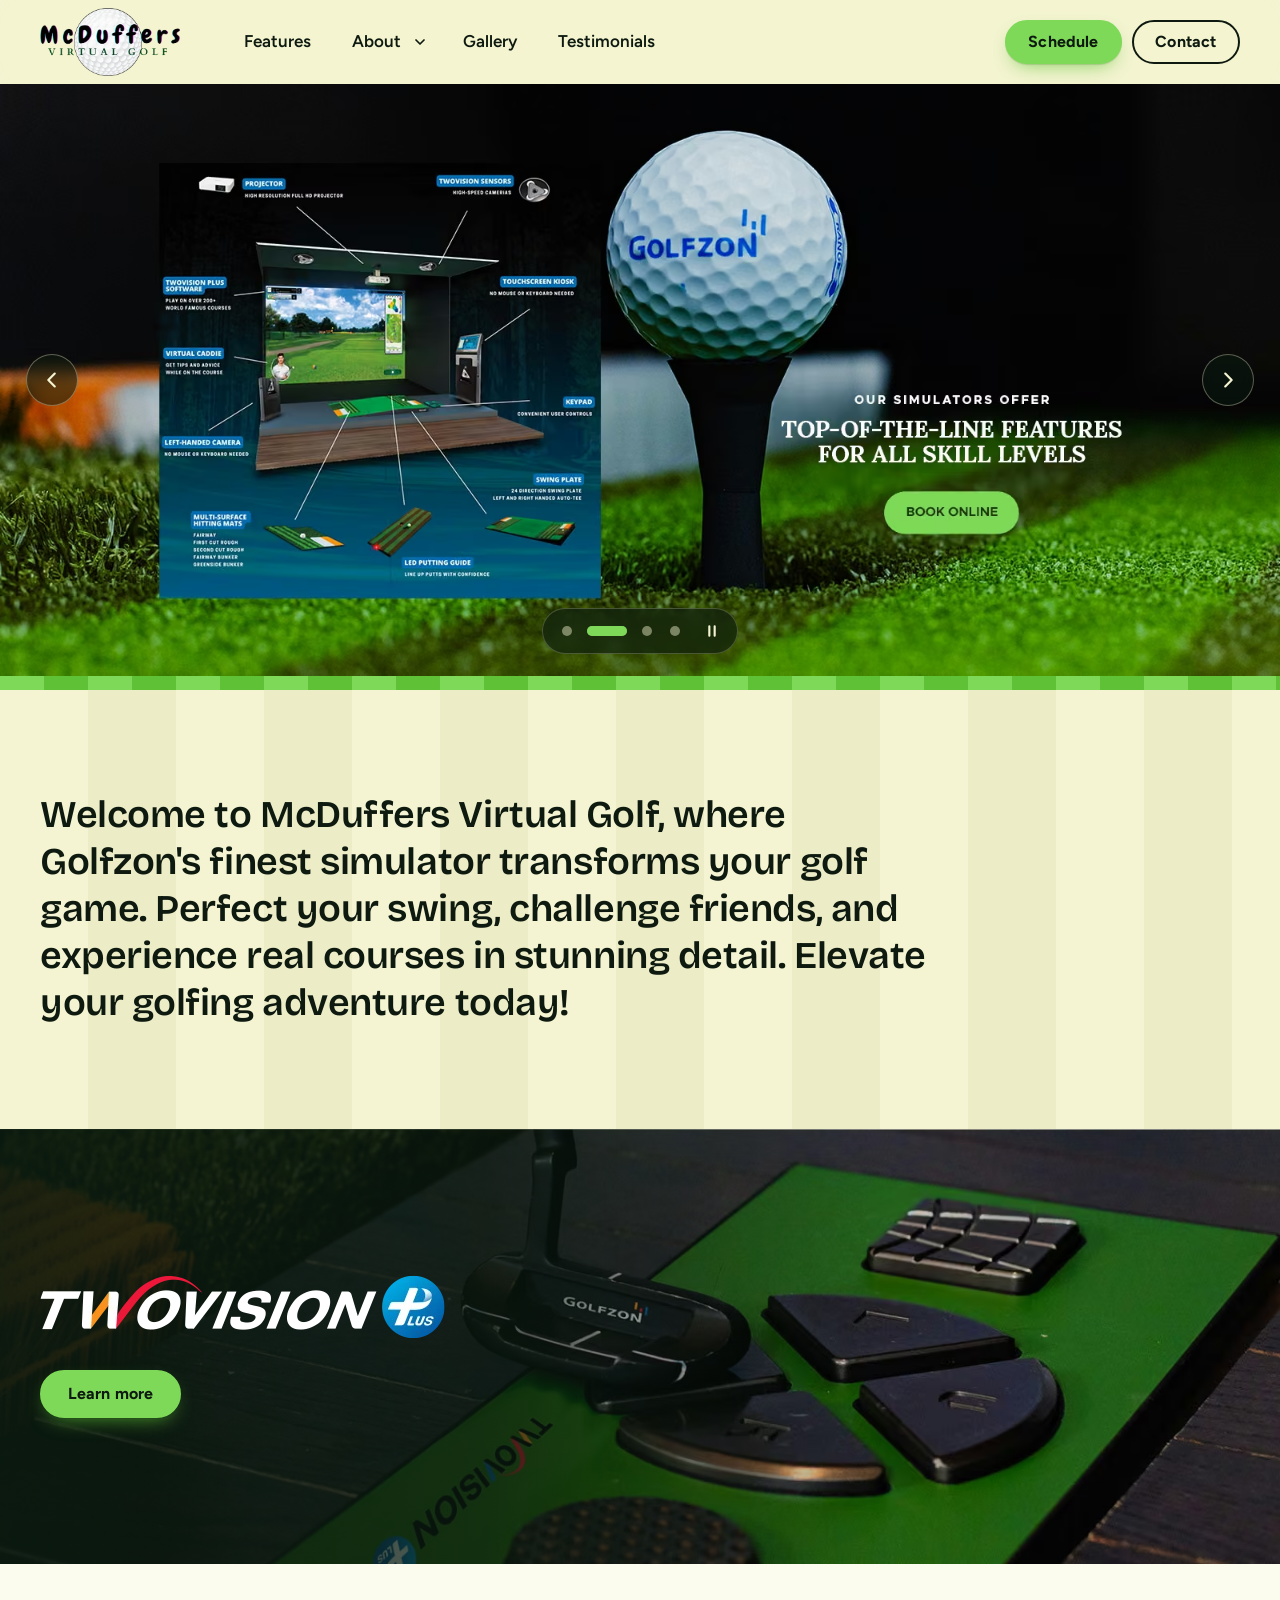
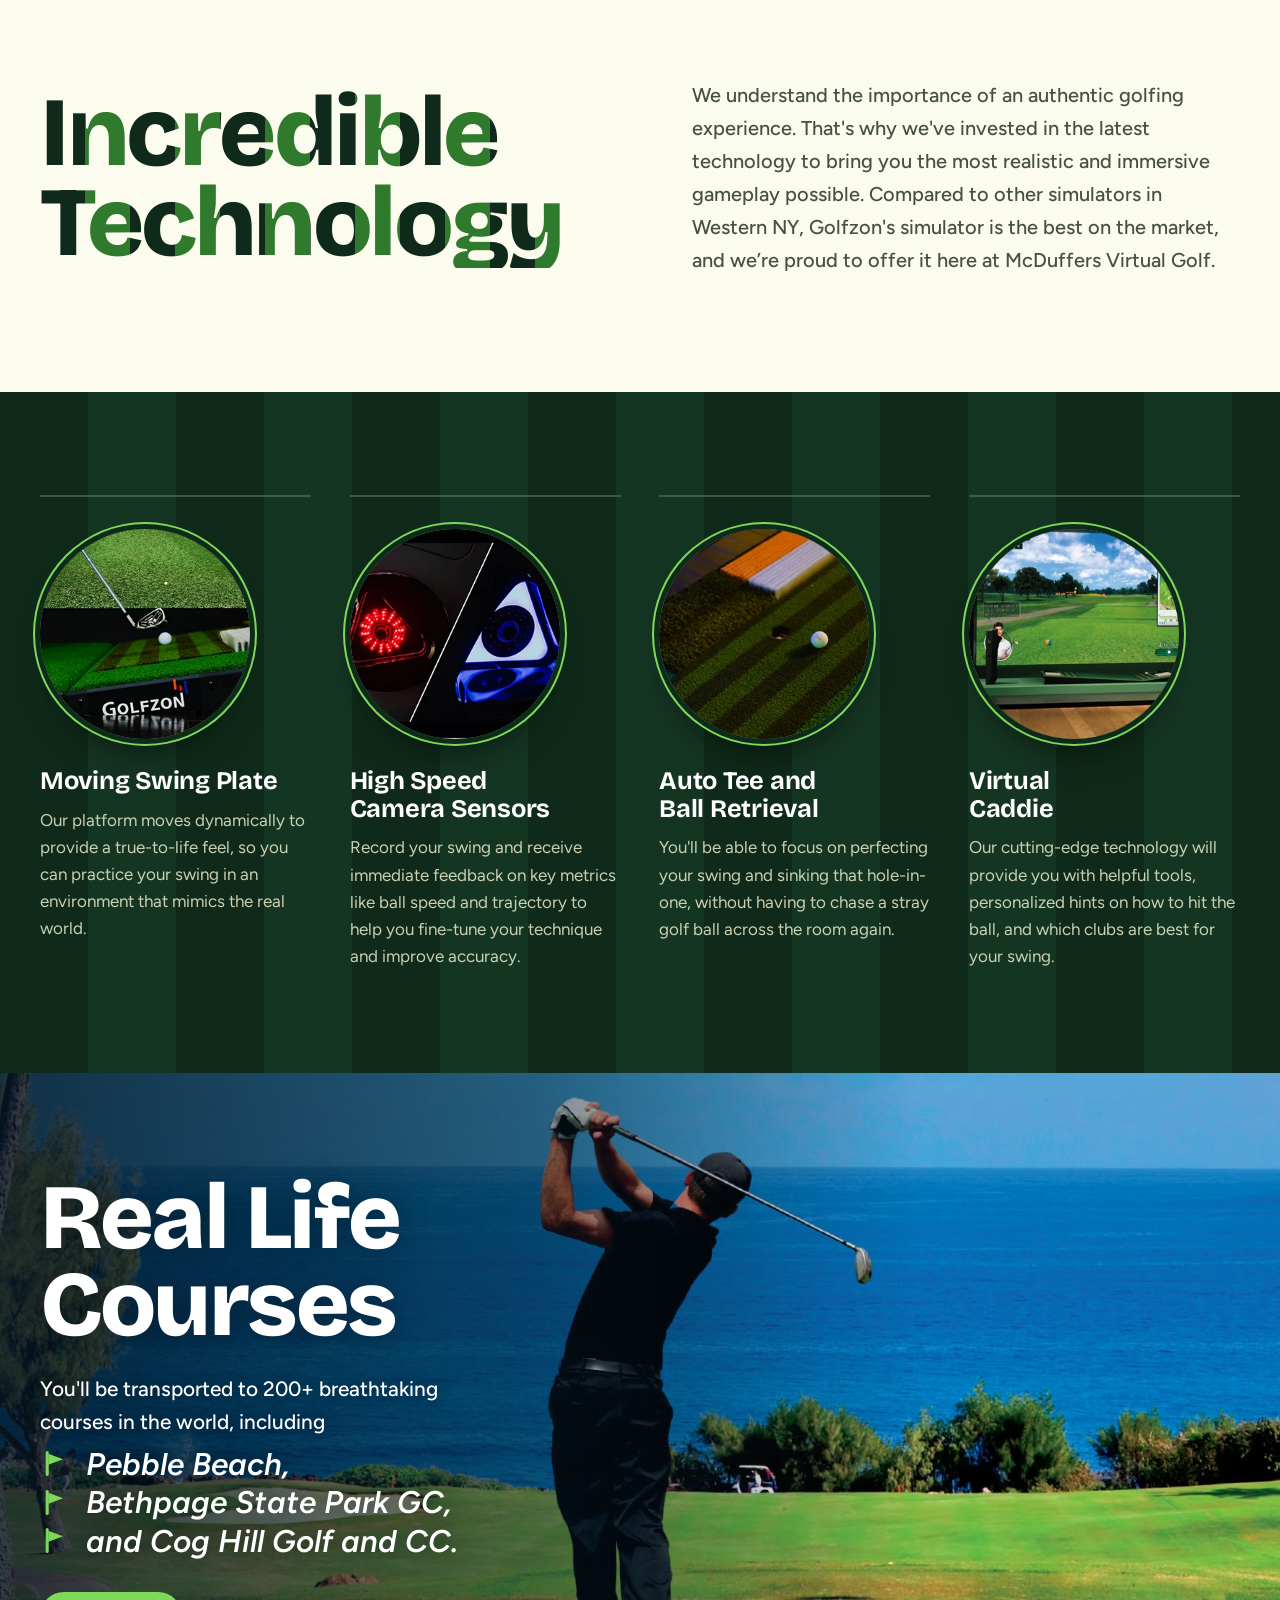
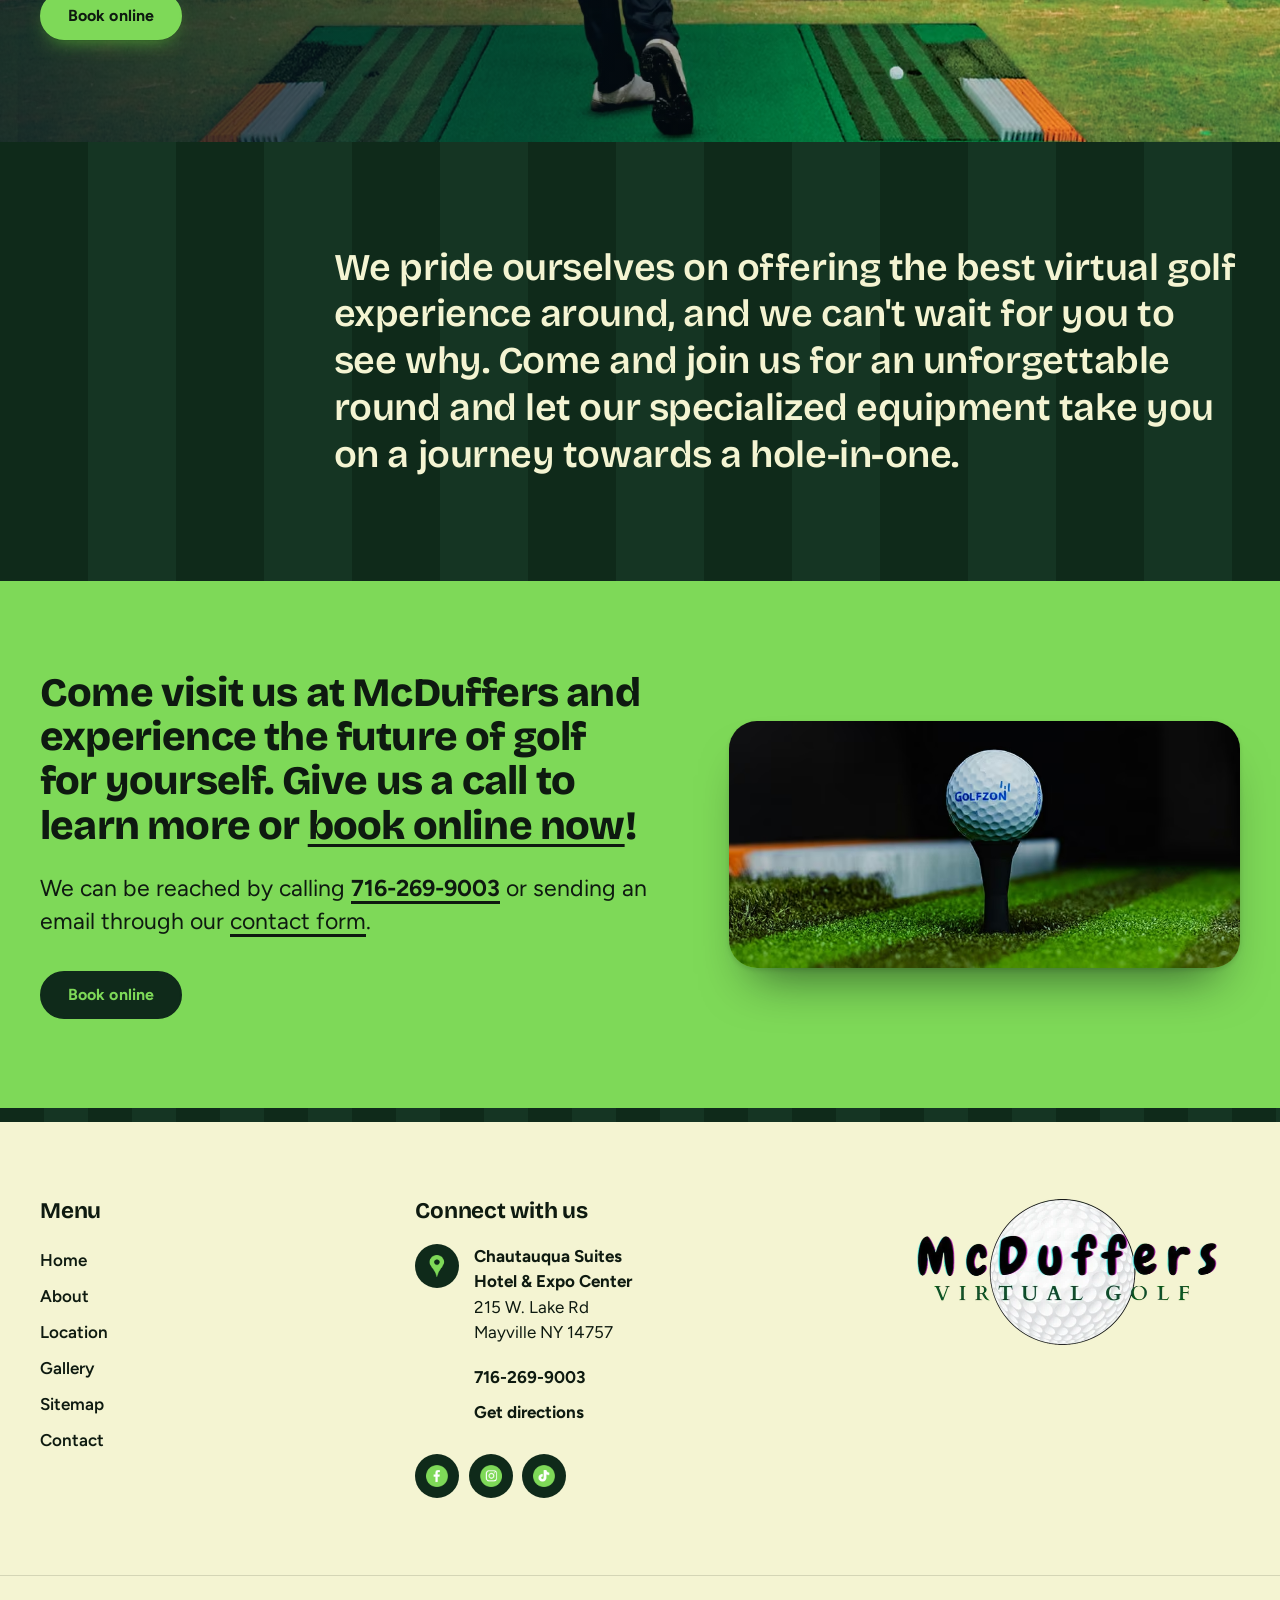
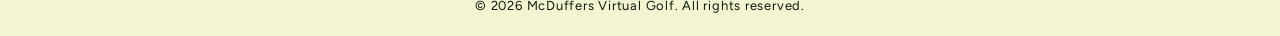
<file: index.html>
<!doctype html>
<html lang="en">

<head>
    <meta charset="utf-8">
    <meta name="viewport" content="width=device-width, initial-scale=1">
    <title>McDuffers Virtual Golf | Golfzon Simulator in Mayville, NY</title>
    <meta name="description" content="McDuffers Virtual Golf in Mayville, NY. Golfzon's finest simulator, 200+ real-life courses, high speed camera sensors and a virtual caddie.">
    <meta name="theme-color" content="#f4f4d2">
    <link rel="canonical" href="https://mcduffers-virtual-golf.netlify.app/">
    <meta property="og:type" content="website">
    <meta property="og:site_name" content="McDuffers Virtual Golf">
    <meta property="og:locale" content="en_US">
    <meta property="og:title" content="McDuffers Virtual Golf | Golfzon Simulator in Mayville, NY">
    <meta property="og:description" content="McDuffers Virtual Golf in Mayville, NY. Golfzon's finest simulator, 200+ real-life courses, high speed camera sensors and a virtual caddie.">
    <meta property="og:url" content="https://mcduffers-virtual-golf.netlify.app/">
    <meta property="og:image" content="https://mcduffers-virtual-golf.netlify.app/assets/img/og-image.jpg">
    <meta property="og:image:width" content="1200">
    <meta property="og:image:height" content="630">
    <meta property="og:image:alt" content="Golfzon virtual golf simulator at McDuffers Virtual Golf in Mayville, NY">
    <meta name="twitter:card" content="summary_large_image">
    <script type="speculationrules">{"prefetch":[{"where":{"href_matches":"/*"},"eagerness":"moderate"}]}</script>
    <link rel="icon" href="favicon.ico" sizes="48x48">
    <link rel="icon" href="assets/img/icon-192.png" type="image/png" sizes="192x192">
    <link rel="apple-touch-icon" href="apple-touch-icon.png">
    <link rel="preload" href="assets/fonts/figtree-latin-wght-normal.woff2" as="font" type="font/woff2" crossorigin>
    <link rel="preload" href="assets/fonts/bricolage-grotesque-latin-wght-normal.woff2" as="font" type="font/woff2" crossorigin>
    <script>document.documentElement.classList.add('js');</script>

    <link rel="preload" as="image" type="image/avif" fetchpriority="high"
        imagesrcset="assets/img/slide1-800.avif 800w, assets/img/slide1-1200.avif 1200w, assets/img/slide1.avif 1600w" imagesizes="max(100vw, 908px)">
    <link rel="stylesheet" href="assets/css/style.css">
    <script type="application/ld+json">{
      "@context": "https://schema.org",
      "@type": "SportsActivityLocation",
      "@id": "https://mcduffers-virtual-golf.netlify.app/#business",
      "name": "McDuffers Virtual Golf",
      "description": "Golfzon simulator golf in Mayville, NY: 200+ real-life courses, high speed camera sensors, auto tee and ball retrieval, and a virtual caddie.",
      "url": "https://mcduffers-virtual-golf.netlify.app/",
      "image": "https://mcduffers-virtual-golf.netlify.app/assets/img/og-image.jpg",
      "logo": "https://mcduffers-virtual-golf.netlify.app/assets/img/mcduffers-virtual-golf-logo.webp",
      "telephone": "+1-716-269-9003",
      "address": {
        "@type": "PostalAddress",
        "streetAddress": "215 W. Lake Rd",
        "addressLocality": "Mayville",
        "addressRegion": "NY",
        "postalCode": "14757",
        "addressCountry": "US"
      },
      "geo": {
        "@type": "GeoCoordinates",
        "latitude": 42.2327,
        "longitude": -79.493
      },
      "hasMap": "https://www.google.com/maps/search/?api=1&query=Chautauqua+Suites+Hotel+%26+Expo+Center+Mayville+NY",
      "sameAs": [
        "https://www.facebook.com/mcdufferschq",
        "https://www.instagram.com/mcdufferschq/",
        "https://www.tiktok.com/@mcdufferschq"
      ]
    }</script>
    <script src="assets/js/main.js" defer></script>
</head>

<body>
    <a class="skip-link" href="#main">Skip to content</a>

    <!-- header -->
    <header class="site-header" id="top">
        <div class="wrap site-header__bar">
            <a class="brand" href="index.html">
                <img src="assets/img/mcduffers-virtual-golf-logo.webp" width="414" height="201" alt="McDuffers Virtual Golf home">
            </a>

            <nav class="site-nav" id="site-nav" aria-label="Primary">
                <ul class="site-nav__list">
                    <li><a href="features.html">Features</a></li>
                    <li class="has-sub">
                        <a href="about.html">About</a>
                        <button class="sub-toggle" type="button" aria-expanded="false" aria-controls="sub-about"
                            aria-label="About submenu" data-sub-toggle><svg viewBox="0 0 24 24" width="16" height="16" aria-hidden="true" focusable="false"><path d="M6 9l6 6 6-6" fill="none" stroke="currentColor" stroke-width="2.6" stroke-linecap="round" stroke-linejoin="round"/></svg></button>
                        <ul class="sub" id="sub-about">
                            <li><a href="faq.html">FAQ</a></li>
                            <li><a href="waiver-safety-rules.html">Waiver &amp; Safety Rules</a></li>
                            <li><a href="location.html">Location</a></li>
                        </ul>
                    </li>
                    <li><a href="gallery.html">Gallery</a></li>
                    <li><a href="testimonials.html">Testimonials</a></li>
                </ul>
                <div class="site-nav__actions">
                    <a class="btn btn--lime" href="book-now.html">Schedule</a>
                    <a class="btn btn--outline" href="contact.html">Contact</a>
                </div>
            </nav>

            <button class="nav-toggle" type="button" aria-expanded="false" aria-controls="site-nav"
                aria-label="Open menu" data-nav-toggle>
                <span class="nav-toggle__lines" aria-hidden="true"></span>
            </button>
        </div>
        <div class="nav-scrim" data-nav-close></div>
    </header>

    <!-- main -->
    <main id="main">

        <!-- hero slider -->
        <section class="slider" aria-roledescription="carousel" aria-label="McDuffers Virtual Golf highlights"
            data-slider>
            <h1 class="sr-only">McDuffers Virtual Golf</h1>

            <div class="slider__viewport" data-viewport>
                <div class="slide" role="group" aria-roledescription="slide" aria-label="1 of 4" style="--pos: 47%">
<a class="slide__link" href="book-now.html">
<picture>
                        <source srcset="assets/img/slide1-800.avif 800w, assets/img/slide1-1200.avif 1200w, assets/img/slide1.avif 1600w" sizes="max(100vw, 908px)" type="image/avif">
                        <source srcset="assets/img/slide1-800.webp 800w, assets/img/slide1-1200.webp 1200w, assets/img/slide1.webp 1600w" sizes="max(100vw, 908px)" type="image/webp">
                        <img src="assets/img/slide1.jpg" width="1600" height="740" fetchpriority="high" decoding="async"
                            alt="Enjoy the most realistic virtual golf experience you won’t find anywhere else. Book online.">
                    </picture>
</a>
</div>
                <div class="slide" role="group" aria-roledescription="slide" aria-label="2 of 4" style="--pos: 90%">
<a class="slide__link" href="book-now.html">
<picture>
                        <source srcset="assets/img/slide2-800.avif 800w, assets/img/slide2-1200.avif 1200w, assets/img/slide2.avif 1600w" sizes="max(100vw, 908px)" type="image/avif">
                        <source srcset="assets/img/slide2-800.webp 800w, assets/img/slide2-1200.webp 1200w, assets/img/slide2.webp 1600w" sizes="max(100vw, 908px)" type="image/webp">
                        <img src="assets/img/slide2.jpg" width="1600" height="740" decoding="async"
                            alt="Our simulators offer top-of-the-line features for all skill levels. Book online.">
                    </picture>
</a>
</div>
                <div class="slide" role="group" aria-roledescription="slide" aria-label="3 of 4" style="--pos: 8%">
<a class="slide__link" href="book-now.html">
<picture>
                        <source srcset="assets/img/slide3-800.avif 800w, assets/img/slide3-1200.avif 1200w, assets/img/slide3.avif 1600w" sizes="max(100vw, 908px)" type="image/avif">
                        <source srcset="assets/img/slide3-800.webp 800w, assets/img/slide3-1200.webp 1200w, assets/img/slide3.webp 1600w" sizes="max(100vw, 908px)" type="image/webp">
                        <img src="assets/img/slide3.jpg" width="1600" height="740" fetchpriority="low" decoding="async"
                            alt="Improve your technique and have a fun day out with friends. Book online.">
                    </picture>
</a>
</div>
                <div class="slide" role="group" aria-roledescription="slide" aria-label="4 of 4" style="--pos: 8%">
<a class="slide__link" href="book-now.html">
<picture>
                        <source srcset="assets/img/slide4-800.avif 800w, assets/img/slide4-1200.avif 1200w, assets/img/slide4.avif 1600w" sizes="max(100vw, 908px)" type="image/avif">
                        <source srcset="assets/img/slide4-800.webp 800w, assets/img/slide4-1200.webp 1200w, assets/img/slide4.webp 1600w" sizes="max(100vw, 908px)" type="image/webp">
                        <img src="assets/img/slide4.jpg" width="1600" height="740" fetchpriority="low" decoding="async"
                            alt="Feel the excitement of playing golf on the world’s most famous courses. Book online.">
                    </picture>
</a>
</div>
            </div>

            <div class="slider__ui" data-ui>
                <button class="slider__arrow slider__arrow--prev" type="button" data-prev aria-label="Previous slide">
                    <svg viewBox="0 0 24 24" width="22" height="22" aria-hidden="true" focusable="false">
                        <path d="M15 5l-7 7 7 7" fill="none" stroke="currentColor" stroke-width="2.4"
                            stroke-linecap="round" stroke-linejoin="round" />
                    </svg>
                </button>
                <button class="slider__arrow slider__arrow--next" type="button" data-next aria-label="Next slide">
                    <svg viewBox="0 0 24 24" width="22" height="22" aria-hidden="true" focusable="false">
                        <path d="M9 5l7 7-7 7" fill="none" stroke="currentColor" stroke-width="2.4"
                            stroke-linecap="round" stroke-linejoin="round" />
                    </svg>
                </button>

                <div class="slider__bar">
                    <div class="slider__dots" role="group" aria-label="Choose a slide" data-dots></div>
                    <button class="slider__play" type="button" data-toggle aria-label="Pause slideshow">
                        <svg class="icon-pause" viewBox="0 0 24 24" width="16" height="16" aria-hidden="true"
                            focusable="false">
                            <path d="M8 5v14M16 5v14" fill="none" stroke="currentColor" stroke-width="3.2"
                                stroke-linecap="round" />
                        </svg>
                        <svg class="icon-play" viewBox="0 0 24 24" width="16" height="16" aria-hidden="true"
                            focusable="false">
                            <path d="M8 5.5v13l11-6.5z" fill="currentColor" />
                        </svg>
                    </button>
                </div>
            </div>
        </section>
        <div class="rail" aria-hidden="true"></div>

        <!-- welcome -->
        <section class="statement statement--cream">
            <div class="wrap">
                <p class="statement__text">Welcome to McDuffers Virtual Golf, where Golfzon's finest simulator
                    transforms your golf game. Perfect your swing, challenge friends, and experience real courses in
                    stunning detail. Elevate your golfing adventure today!</p>
            </div>
        </section>

        <!-- twovision plus -->
        <section class="twovision on-dark">
            <picture class="bleed">
                <source srcset="assets/img/twovision-background-800.avif 800w, assets/img/twovision-background-1200.avif 1200w, assets/img/twovision-background.avif 1600w" sizes="max(100vw, 1200px)" type="image/avif">
                        <source srcset="assets/img/twovision-background-800.webp 800w, assets/img/twovision-background-1200.webp 1200w, assets/img/twovision-background.webp 1600w" sizes="max(100vw, 1200px)" type="image/webp">
                <img src="assets/img/twovision-background.jpg" width="1600" height="472" loading="lazy" decoding="async" alt="">
            </picture>
            <div class="wrap twovision__inner">
                <img class="twovision__logo" src="assets/img/twovision-plus-logo.webp" width="405" height="63"
                    loading="lazy" alt="TwoVision Plus">
                <a class="btn btn--lime" href="features.html">Learn more</a>
            </div>
        </section>

        <!-- incredible technology -->
        <section class="tech">
            <div class="wrap tech__grid">
                <h2 class="tech__title" data-reveal>Incredible <br>Technology</h2>
                <p class="tech__text" data-reveal style="--d: 120ms">We understand the importance of an authentic golfing experience. That's why
                    we've invested in the latest technology to bring you the most realistic and immersive gameplay
                    possible. Compared to other simulators in Western NY, Golfzon's simulator is the best on the
                    market, and we’re proud to offer it here at McDuffers Virtual Golf.</p>
            </div>
        </section>

        <!-- features -->
        <section class="features stripes-turf on-dark" id="features">
            <div class="wrap features__grid">
                <article class="feature" data-reveal style="--d: 0ms">
                    <img class="feature__img" src="assets/img/circle-moving-swing-plate.webp" width="291" height="291"
                        loading="lazy" decoding="async" alt="">
                    <h3 class="feature__title">Moving Swing Plate</h3>
                    <p>Our platform moves dynamically to provide a true-to-life feel, so you can practice your swing
                        in an environment that mimics the real world.</p>
                </article>
                <article class="feature" data-reveal style="--d: 90ms">
                    <img class="feature__img" src="assets/img/circle-high-speed-camera-sensors.webp" width="291" height="291"
                        loading="lazy" decoding="async" alt="">
                    <h3 class="feature__title">High Speed Camera Sensors</h3>
                    <p>Record your swing and receive immediate feedback on key metrics like ball speed and
                        trajectory to help you fine-tune your technique and improve accuracy.</p>
                </article>
                <article class="feature" data-reveal style="--d: 180ms">
                    <img class="feature__img" src="assets/img/circle-auto-tee-and-ball-retrieval.webp" width="291" height="291"
                        loading="lazy" decoding="async" alt="">
                    <h3 class="feature__title">Auto Tee and Ball Retrieval</h3>
                    <p>You'll be able to focus on perfecting your swing and sinking that hole-in-one, without
                        having to chase a stray golf ball across the room again.</p>
                </article>
                <article class="feature" data-reveal style="--d: 270ms">
                    <img class="feature__img" src="assets/img/circle-virtual-caddie.webp" width="291" height="291"
                        loading="lazy" decoding="async" alt="">
                    <h3 class="feature__title">Virtual <br>Caddie</h3>
                    <p>Our cutting-edge technology will provide you with helpful tools, personalized hints on how to
                        hit the ball, and which clubs are best for your swing.</p>
                </article>
            </div>
        </section>

        <!-- real life courses -->
        <section class="courses on-dark">
            <picture class="bleed">
                <source srcset="assets/img/real-life-courses-800.avif 800w, assets/img/real-life-courses-1200.avif 1200w, assets/img/real-life-courses.avif 1600w" sizes="max(100vw, 1200px)" type="image/avif">
                        <source srcset="assets/img/real-life-courses-800.webp 800w, assets/img/real-life-courses-1200.webp 1200w, assets/img/real-life-courses.webp 1600w" sizes="max(100vw, 1200px)" type="image/webp">
                <img src="assets/img/real-life-courses.jpg" width="1600" height="845" loading="lazy" decoding="async" alt="">
            </picture>
            <div class="wrap courses__inner">
                <h2 class="courses__title">Real Life <br>Courses</h2>
                <p class="courses__lead">You'll be transported to 200+ breathtaking courses in the world, including
                </p>
                <p class="courses__list">
                    <span>Pebble Beach,</span>
                    <span>Bethpage State Park GC,</span>
                    <span>and Cog Hill Golf and CC.</span>
                </p>
                <a class="btn btn--lime" href="book-now.html">Book online</a>
            </div>
        </section>

        <!-- pride -->
        <section class="statement statement--turf stripes-turf on-dark">
            <div class="wrap">
                <p class="statement__text">We pride ourselves on offering the best virtual golf experience around, and
                    we can't wait for you to see why. Come and join us for an unforgettable round and let our
                    specialized equipment take you on a journey towards a hole-in-one.</p>
            </div>
        </section>

        
        <!-- visit / contact call to action -->
        <section class="visit" aria-labelledby="visit-title">
            <div class="wrap visit__grid">
                <div class="visit__copy" data-reveal>
                    <h2 class="visit__title" id="visit-title">Come visit us at McDuffers and experience the future of golf for
                        yourself. Give us a call to learn more or <a class="visit__link" href="book-now.html">book online now</a>!</h2>
                    <p class="visit__text">We can be reached by calling
                        <a class="visit__phone" href="tel:+17162699003"><b>716-269-9003</b></a> or sending an email
                        through our <a class="visit__link" href="contact.html">contact form</a>.
                    </p>
                    <a class="btn btn--dark visit__btn" href="book-now.html">Book online</a>
                </div>
                <picture class="visit__media" data-reveal style="--d: 140ms">
                    <source srcset="assets/img/golfzon.avif" type="image/avif">
                    <source srcset="assets/img/golfzon.webp" type="image/webp">
                    <img src="assets/img/golfzon.jpg" width="782" height="378" loading="lazy" decoding="async"
                        alt="A Golfzon golf ball on a tee">
                </picture>
            </div>
        </section>

    </main>

    <!-- footer -->
    <div class="rail rail--dark" aria-hidden="true"></div>
    <footer class="site-footer" id="footer">
        <div class="wrap footer__grid">
            <div class="footer__col">
                <h2 class="footer__title">Menu</h2>
                <ul class="footer__links">
                    <li><a href="index.html">Home</a></li>
                    <li><a href="about.html">About</a></li>
                    <li><a href="location.html">Location</a></li>
                    <li><a href="gallery.html">Gallery</a></li>
                    <li><a href="sitemap.html">Sitemap</a></li>
                    <li><a href="contact.html">Contact</a></li>
                </ul>
            </div>

            <div class="footer__col">
                <h2 class="footer__title">Connect with us</h2>
                <div class="footer__address">
                    <span class="icon-chip" aria-hidden="true"><img src="assets/img/icon-address.png" width="64" height="64"
                            loading="lazy" alt=""></span>
                    <address>
                        <strong>Chautauqua Suites <br>Hotel &amp; Expo Center</strong><br>
                        215 W. Lake Rd <br>Mayville NY 14757
                    </address>
                </div>
                <ul class="footer__contact">
                    <li><a href="tel:+17162699003">716-269-9003</a></li>
                    <li><a href="https://www.google.com/maps/dir/?api=1&amp;destination=Chautauqua+Suites+Hotel+%26+Expo+Center%2C+215+W+Lake+Rd%2C+Mayville+NY+14757" target="_blank" rel="noopener">Get directions<span class="sr-only"> (opens in a new tab)</span></a></li>
                </ul>
                <div class="footer__social">
                    <a class="icon-chip" href="https://www.facebook.com/mcdufferschq" target="_blank" rel="noopener"
                        aria-label="Facebook (opens in a new tab)"><img src="assets/img/icon-facebook.png" width="64" height="64"
                            loading="lazy" alt=""></a>
                    <a class="icon-chip" href="https://www.instagram.com/mcdufferschq/" target="_blank" rel="noopener"
                        aria-label="Instagram (opens in a new tab)"><img src="assets/img/icon-instagram.png" width="64" height="64"
                            loading="lazy" alt=""></a>
                    <a class="icon-chip" href="https://www.tiktok.com/@mcdufferschq" target="_blank" rel="noopener"
                        aria-label="TikTok (opens in a new tab)"><img src="assets/img/icon-tik-tok.png" width="64" height="64"
                            loading="lazy" alt=""></a>
                </div>
            </div>

            <div class="footer__col footer__col--logo">
                <img src="assets/img/logo-transparent.webp" width="600" height="291" loading="lazy" alt="McDuffers Virtual Golf">
            </div>
        </div>
        <div class="subfooter">
            <p>&copy; <span data-year>2026</span> McDuffers Virtual Golf. All rights reserved.</p>
        </div>
    </footer>

    <nav class="dock" aria-label="Quick actions" data-dock>
        <a class="btn btn--outline" href="tel:+17162699003"><svg viewBox="0 0 24 24" width="20" height="20" aria-hidden="true" focusable="false"><path d="M22 16.92v3a2 2 0 0 1-2.18 2 19.79 19.79 0 0 1-8.63-3.07 19.5 19.5 0 0 1-6-6 19.79 19.79 0 0 1-3.07-8.67A2 2 0 0 1 4.11 2h3a2 2 0 0 1 2 1.72c.13.96.36 1.9.7 2.81a2 2 0 0 1-.45 2.11L8.09 9.91a16 16 0 0 0 6 6l1.27-1.27a2 2 0 0 1 2.11-.45c.91.34 1.85.57 2.81.7A2 2 0 0 1 22 16.92z" fill="none" stroke="currentColor" stroke-width="2.2" stroke-linecap="round" stroke-linejoin="round"/></svg>Call</a>
        <a class="btn btn--lime" href="book-now.html">Book online</a>
    </nav>

</body>

</html>
</file>
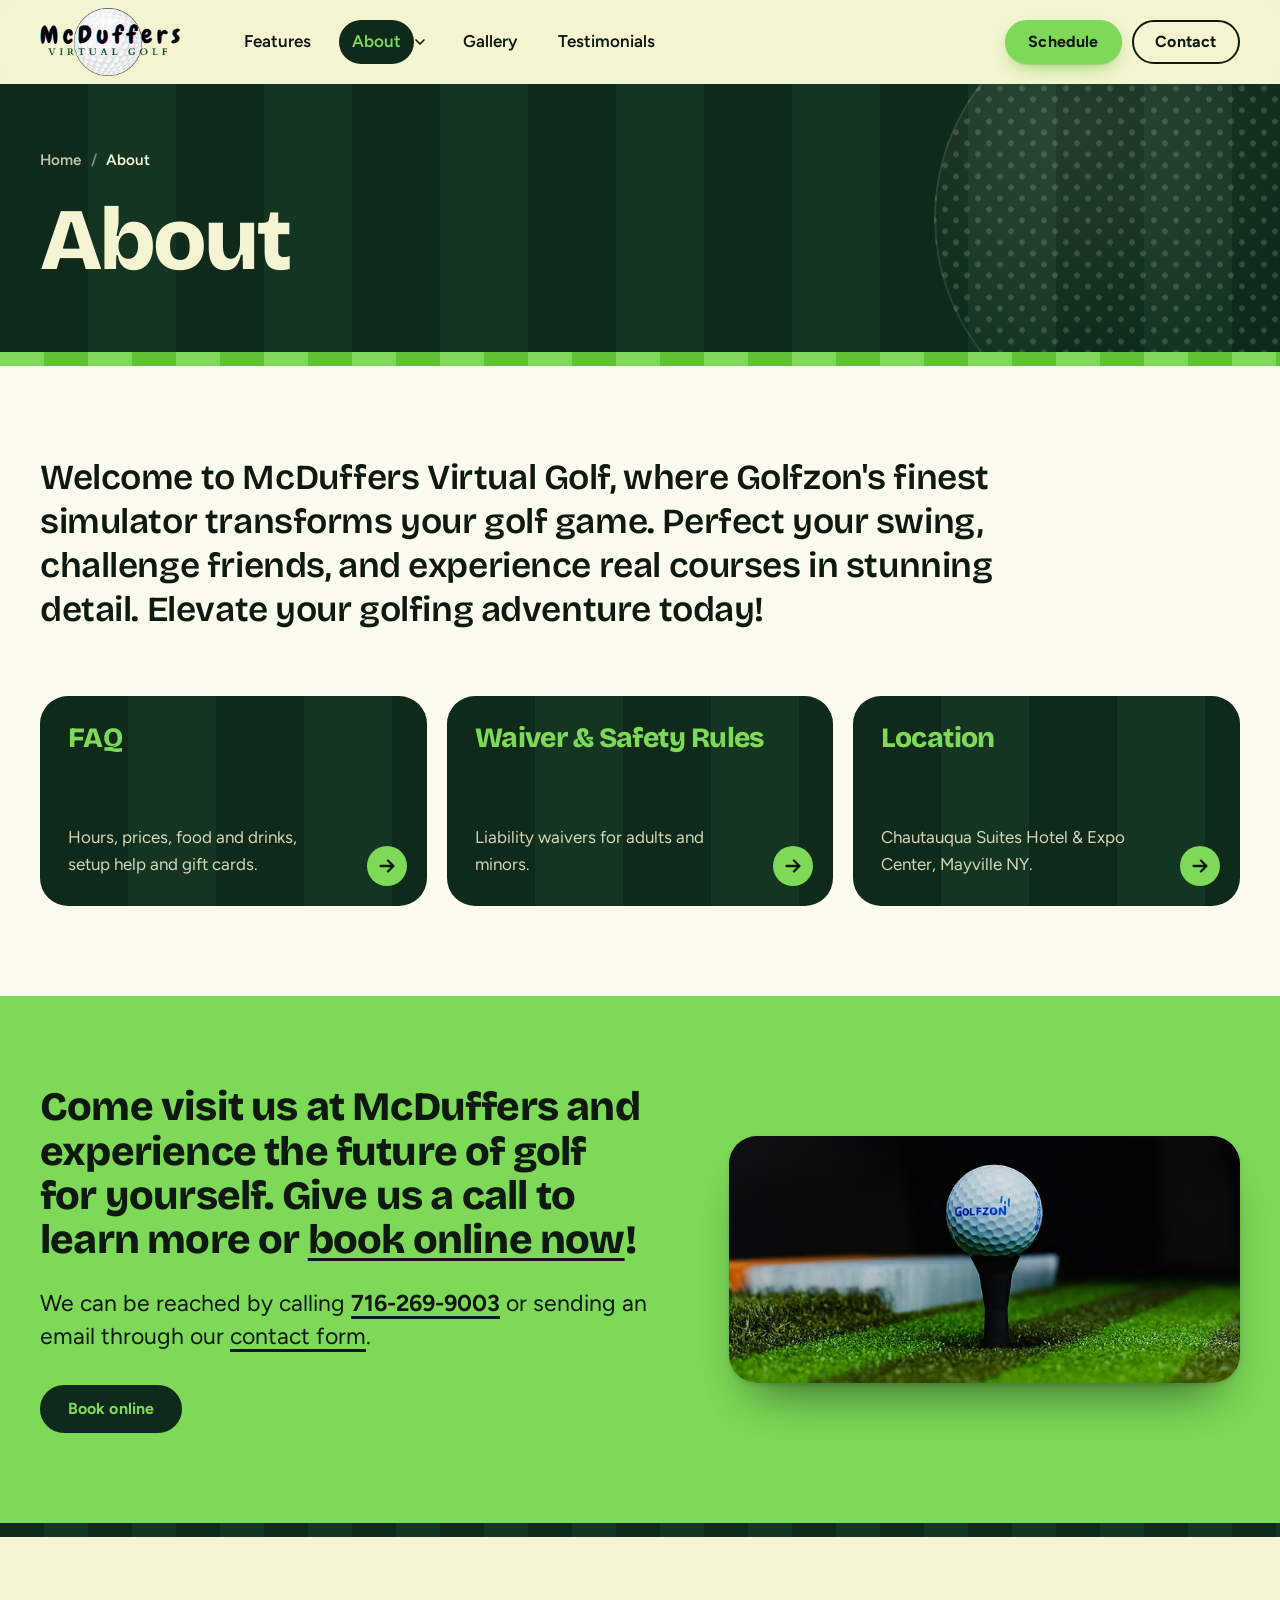
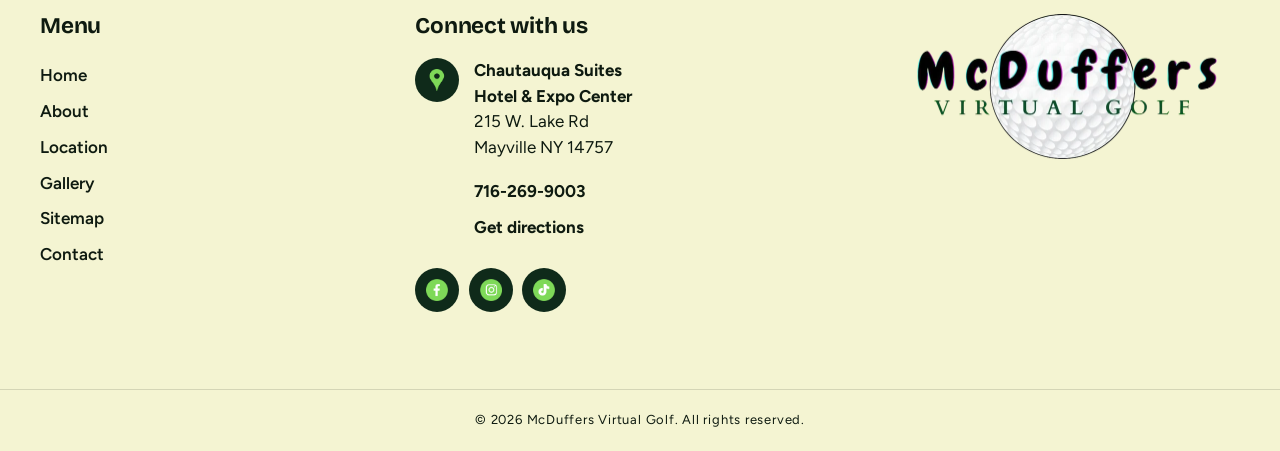
<file: about.html>
<!doctype html>
<html lang="en">

<head>
    <meta charset="utf-8">
    <meta name="viewport" content="width=device-width, initial-scale=1">
    <title>About | McDuffers Virtual Golf</title>
    <meta name="description" content="About McDuffers Virtual Golf, Golfzon simulator golf in Mayville, NY.">
    <meta name="theme-color" content="#f4f4d2">
    <link rel="canonical" href="https://mcduffers-virtual-golf.netlify.app/about">
    <meta property="og:type" content="website">
    <meta property="og:site_name" content="McDuffers Virtual Golf">
    <meta property="og:locale" content="en_US">
    <meta property="og:title" content="About | McDuffers Virtual Golf">
    <meta property="og:description" content="About McDuffers Virtual Golf, Golfzon simulator golf in Mayville, NY.">
    <meta property="og:url" content="https://mcduffers-virtual-golf.netlify.app/about">
    <meta property="og:image" content="https://mcduffers-virtual-golf.netlify.app/assets/img/og-image.jpg">
    <meta property="og:image:width" content="1200">
    <meta property="og:image:height" content="630">
    <meta property="og:image:alt" content="Golfzon virtual golf simulator at McDuffers Virtual Golf in Mayville, NY">
    <meta name="twitter:card" content="summary_large_image">
    <script type="speculationrules">{"prefetch":[{"where":{"href_matches":"/*"},"eagerness":"moderate"}]}</script>
    <link rel="icon" href="favicon.ico" sizes="48x48">
    <link rel="icon" href="assets/img/icon-192.png" type="image/png" sizes="192x192">
    <link rel="apple-touch-icon" href="apple-touch-icon.png">
    <link rel="preload" href="assets/fonts/figtree-latin-wght-normal.woff2" as="font" type="font/woff2" crossorigin>
    <link rel="preload" href="assets/fonts/bricolage-grotesque-latin-wght-normal.woff2" as="font" type="font/woff2" crossorigin>
    <script>document.documentElement.classList.add('js');</script>

    <link rel="stylesheet" href="assets/css/style.css">
    <script type="application/ld+json">{
      "@context": "https://schema.org",
      "@type": "BreadcrumbList",
      "itemListElement": [
        {
          "@type": "ListItem",
          "position": 1,
          "name": "Home",
          "item": "https://mcduffers-virtual-golf.netlify.app/"
        },
        {
          "@type": "ListItem",
          "position": 2,
          "name": "About",
          "item": "https://mcduffers-virtual-golf.netlify.app/about"
        }
      ]
    }</script>
    <script src="assets/js/main.js" defer></script>
</head>

<body>
    <a class="skip-link" href="#main">Skip to content</a>

    <!-- header -->
    <header class="site-header" id="top">
        <div class="wrap site-header__bar">
            <a class="brand" href="index.html">
                <img src="assets/img/mcduffers-virtual-golf-logo.webp" width="414" height="201" alt="McDuffers Virtual Golf home">
            </a>

            <nav class="site-nav" id="site-nav" aria-label="Primary">
                <ul class="site-nav__list">
                    <li><a href="features.html">Features</a></li>
                    <li class="has-sub">
                        <a href="about.html" aria-current="page">About</a>
                        <button class="sub-toggle" type="button" aria-expanded="false" aria-controls="sub-about"
                            aria-label="About submenu" data-sub-toggle><svg viewBox="0 0 24 24" width="16" height="16" aria-hidden="true" focusable="false"><path d="M6 9l6 6 6-6" fill="none" stroke="currentColor" stroke-width="2.6" stroke-linecap="round" stroke-linejoin="round"/></svg></button>
                        <ul class="sub" id="sub-about">
                            <li><a href="faq.html">FAQ</a></li>
                            <li><a href="waiver-safety-rules.html">Waiver &amp; Safety Rules</a></li>
                            <li><a href="location.html">Location</a></li>
                        </ul>
                    </li>
                    <li><a href="gallery.html">Gallery</a></li>
                    <li><a href="testimonials.html">Testimonials</a></li>
                </ul>
                <div class="site-nav__actions">
                    <a class="btn btn--lime" href="book-now.html">Schedule</a>
                    <a class="btn btn--outline" href="contact.html">Contact</a>
                </div>
            </nav>

            <button class="nav-toggle" type="button" aria-expanded="false" aria-controls="site-nav"
                aria-label="Open menu" data-nav-toggle>
                <span class="nav-toggle__lines" aria-hidden="true"></span>
            </button>
        </div>
        <div class="nav-scrim" data-nav-close></div>
    </header>

    <!-- main -->
    <main id="main">

        <section class="page-head stripes-turf on-dark">
            <div class="wrap">
                <nav class="crumbs" aria-label="Breadcrumb"><ol><li><a href="index.html">Home</a></li><li aria-current="page">About</li></ol></nav>
                <h1 class="page-head__title">About</h1>
            </div>
        </section>
        <div class="rail" aria-hidden="true"></div>

        <section class="page">
            <div class="wrap">
                <p class="lede">Welcome to McDuffers Virtual Golf, where Golfzon's finest simulator transforms your
                    golf game. Perfect your swing, challenge friends, and experience real courses in stunning
                    detail. Elevate your golfing adventure today!</p>
                <ul class="tiles">
                    <li><a class="tile stripes-turf on-dark" href="faq.html">
                        <span class="tile__title">FAQ</span>
                        <span class="tile__text">Hours, prices, food and drinks, setup help and gift cards.</span>
                    </a></li>
                    <li><a class="tile stripes-turf on-dark" href="waiver-safety-rules.html">
                        <span class="tile__title">Waiver &amp; Safety Rules</span>
                        <span class="tile__text">Liability waivers for adults and minors.</span>
                    </a></li>
                    <li><a class="tile stripes-turf on-dark" href="location.html">
                        <span class="tile__title">Location</span>
                        <span class="tile__text">Chautauqua Suites Hotel &amp; Expo Center, Mayville NY.</span>
                    </a></li>
                </ul>
            </div>
        </section>

        <!-- visit / contact call to action -->
        <section class="visit" aria-labelledby="visit-title">
            <div class="wrap visit__grid">
                <div class="visit__copy" data-reveal>
                    <h2 class="visit__title" id="visit-title">Come visit us at McDuffers and experience the future of golf for
                        yourself. Give us a call to learn more or <a class="visit__link" href="book-now.html">book online now</a>!</h2>
                    <p class="visit__text">We can be reached by calling
                        <a class="visit__phone" href="tel:+17162699003"><b>716-269-9003</b></a> or sending an email
                        through our <a class="visit__link" href="contact.html">contact form</a>.
                    </p>
                    <a class="btn btn--dark visit__btn" href="book-now.html">Book online</a>
                </div>
                <picture class="visit__media" data-reveal style="--d: 140ms">
                    <source srcset="assets/img/golfzon.avif" type="image/avif">
                    <source srcset="assets/img/golfzon.webp" type="image/webp">
                    <img src="assets/img/golfzon.jpg" width="782" height="378" loading="lazy" decoding="async"
                        alt="A Golfzon golf ball on a tee">
                </picture>
            </div>
        </section>

    </main>

    <!-- footer -->
    <div class="rail rail--dark" aria-hidden="true"></div>
    <footer class="site-footer" id="footer">
        <div class="wrap footer__grid">
            <div class="footer__col">
                <h2 class="footer__title">Menu</h2>
                <ul class="footer__links">
                    <li><a href="index.html">Home</a></li>
                    <li><a href="about.html">About</a></li>
                    <li><a href="location.html">Location</a></li>
                    <li><a href="gallery.html">Gallery</a></li>
                    <li><a href="sitemap.html">Sitemap</a></li>
                    <li><a href="contact.html">Contact</a></li>
                </ul>
            </div>

            <div class="footer__col">
                <h2 class="footer__title">Connect with us</h2>
                <div class="footer__address">
                    <span class="icon-chip" aria-hidden="true"><img src="assets/img/icon-address.png" width="64" height="64"
                            loading="lazy" alt=""></span>
                    <address>
                        <strong>Chautauqua Suites <br>Hotel &amp; Expo Center</strong><br>
                        215 W. Lake Rd <br>Mayville NY 14757
                    </address>
                </div>
                <ul class="footer__contact">
                    <li><a href="tel:+17162699003">716-269-9003</a></li>
                    <li><a href="https://www.google.com/maps/dir/?api=1&amp;destination=Chautauqua+Suites+Hotel+%26+Expo+Center%2C+215+W+Lake+Rd%2C+Mayville+NY+14757" target="_blank" rel="noopener">Get directions<span class="sr-only"> (opens in a new tab)</span></a></li>
                </ul>
                <div class="footer__social">
                    <a class="icon-chip" href="https://www.facebook.com/mcdufferschq" target="_blank" rel="noopener"
                        aria-label="Facebook (opens in a new tab)"><img src="assets/img/icon-facebook.png" width="64" height="64"
                            loading="lazy" alt=""></a>
                    <a class="icon-chip" href="https://www.instagram.com/mcdufferschq/" target="_blank" rel="noopener"
                        aria-label="Instagram (opens in a new tab)"><img src="assets/img/icon-instagram.png" width="64" height="64"
                            loading="lazy" alt=""></a>
                    <a class="icon-chip" href="https://www.tiktok.com/@mcdufferschq" target="_blank" rel="noopener"
                        aria-label="TikTok (opens in a new tab)"><img src="assets/img/icon-tik-tok.png" width="64" height="64"
                            loading="lazy" alt=""></a>
                </div>
            </div>

            <div class="footer__col footer__col--logo">
                <img src="assets/img/logo-transparent.webp" width="600" height="291" loading="lazy" alt="McDuffers Virtual Golf">
            </div>
        </div>
        <div class="subfooter">
            <p>&copy; <span data-year>2026</span> McDuffers Virtual Golf. All rights reserved.</p>
        </div>
    </footer>

    <nav class="dock" aria-label="Quick actions" data-dock>
        <a class="btn btn--outline" href="tel:+17162699003"><svg viewBox="0 0 24 24" width="20" height="20" aria-hidden="true" focusable="false"><path d="M22 16.92v3a2 2 0 0 1-2.18 2 19.79 19.79 0 0 1-8.63-3.07 19.5 19.5 0 0 1-6-6 19.79 19.79 0 0 1-3.07-8.67A2 2 0 0 1 4.11 2h3a2 2 0 0 1 2 1.72c.13.96.36 1.9.7 2.81a2 2 0 0 1-.45 2.11L8.09 9.91a16 16 0 0 0 6 6l1.27-1.27a2 2 0 0 1 2.11-.45c.91.34 1.85.57 2.81.7A2 2 0 0 1 22 16.92z" fill="none" stroke="currentColor" stroke-width="2.2" stroke-linecap="round" stroke-linejoin="round"/></svg>Call</a>
        <a class="btn btn--lime" href="book-now.html">Book online</a>
    </nav>

</body>

</html>
</file>
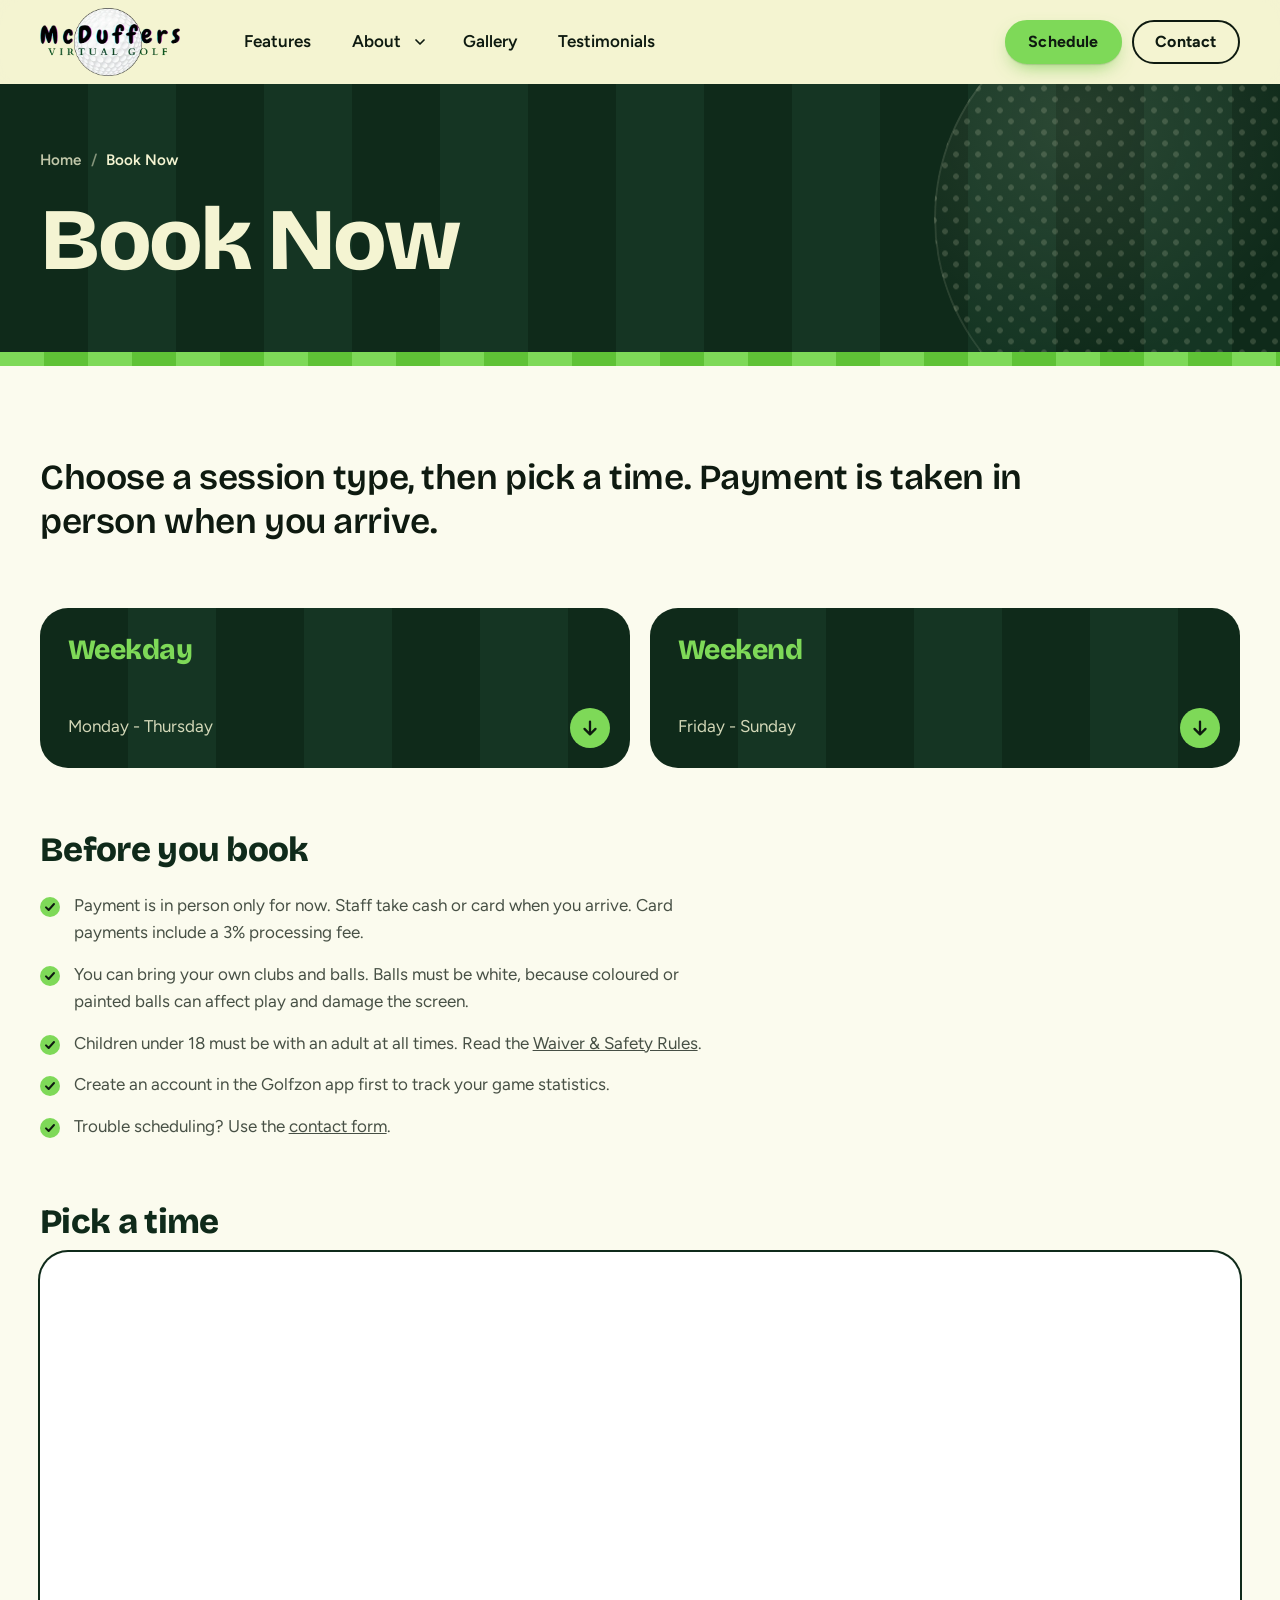
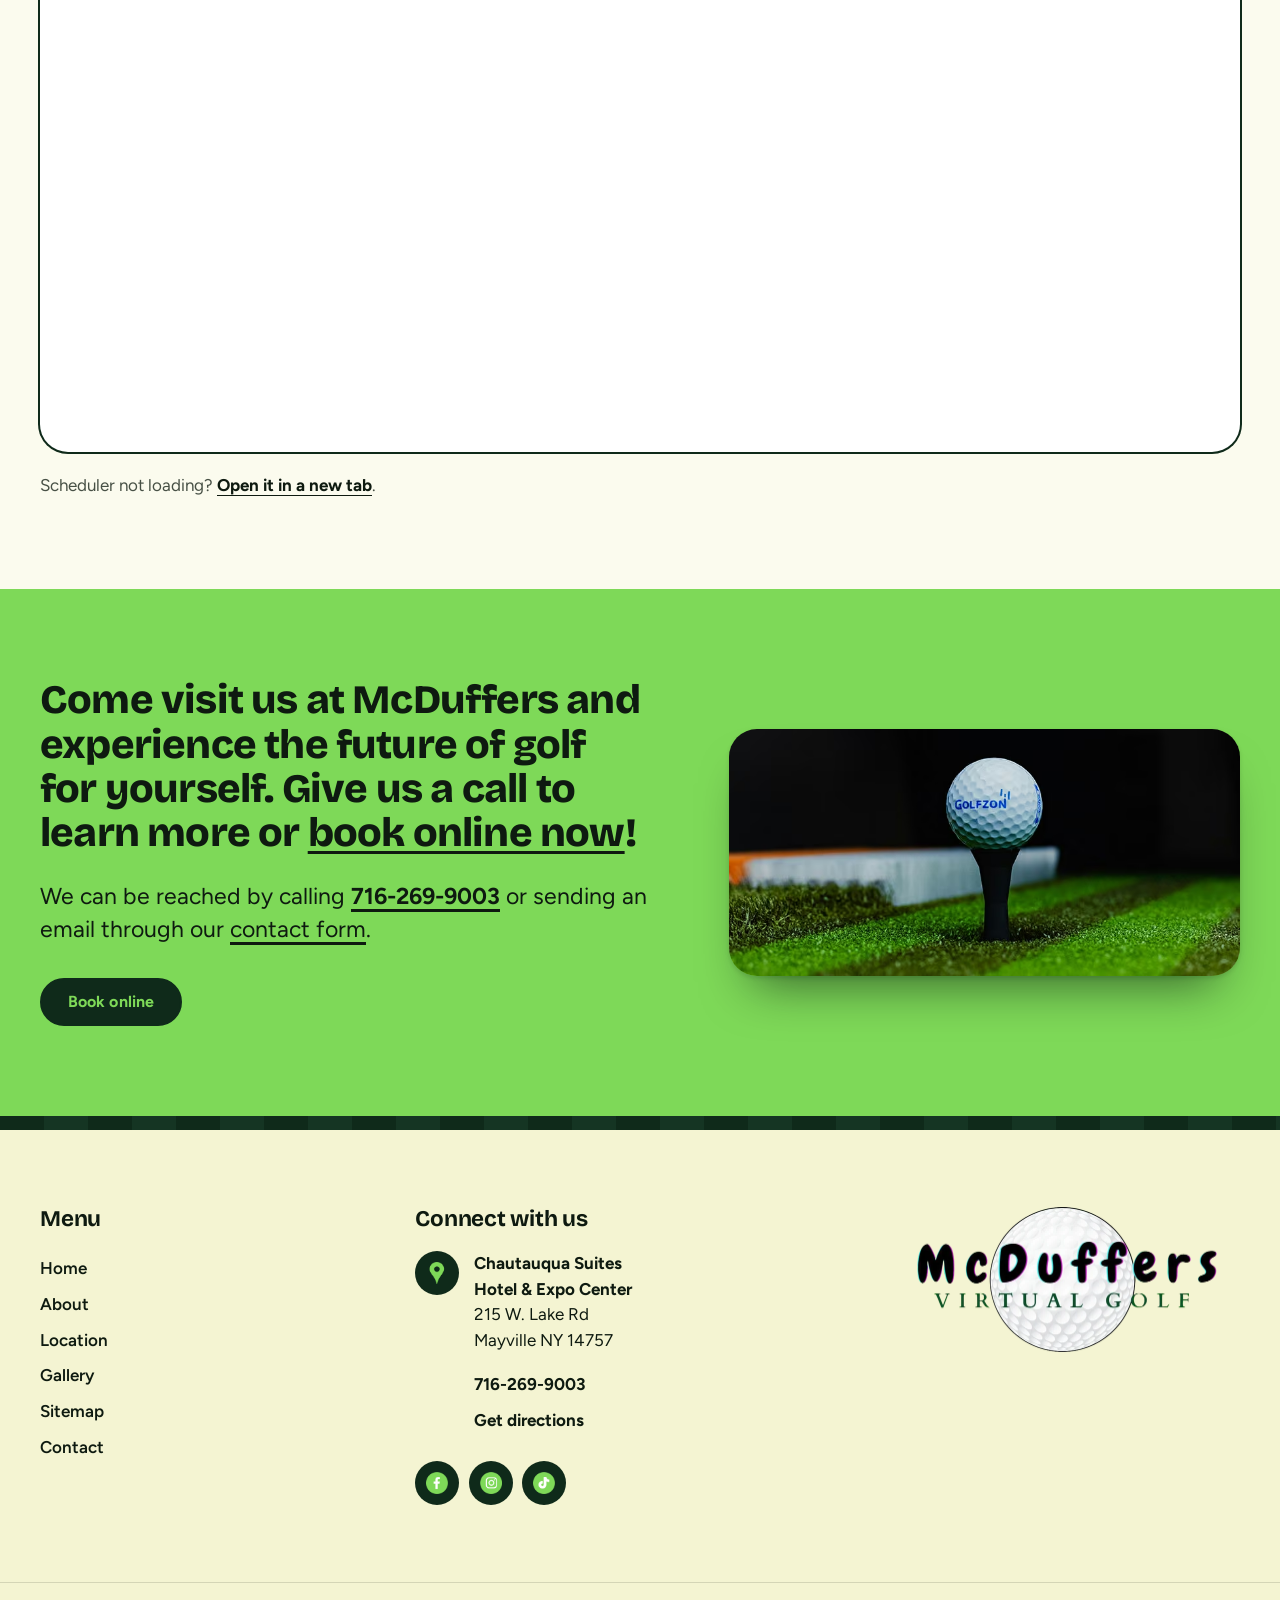
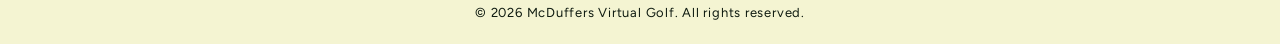
<file: book-now.html>
<!doctype html>
<html lang="en">

<head>
    <meta charset="utf-8">
    <meta name="viewport" content="width=device-width, initial-scale=1">
    <title>Book Now | McDuffers Virtual Golf</title>
    <meta name="description" content="Book a Golfzon simulator at McDuffers Virtual Golf online.">
    <meta name="theme-color" content="#f4f4d2">
    <link rel="canonical" href="https://mcduffers-virtual-golf.netlify.app/book-now">
    <meta property="og:type" content="website">
    <meta property="og:site_name" content="McDuffers Virtual Golf">
    <meta property="og:locale" content="en_US">
    <meta property="og:title" content="Book Now | McDuffers Virtual Golf">
    <meta property="og:description" content="Book a Golfzon simulator at McDuffers Virtual Golf online.">
    <meta property="og:url" content="https://mcduffers-virtual-golf.netlify.app/book-now">
    <meta property="og:image" content="https://mcduffers-virtual-golf.netlify.app/assets/img/og-image.jpg">
    <meta property="og:image:width" content="1200">
    <meta property="og:image:height" content="630">
    <meta property="og:image:alt" content="Golfzon virtual golf simulator at McDuffers Virtual Golf in Mayville, NY">
    <meta name="twitter:card" content="summary_large_image">
    <script type="speculationrules">{"prefetch":[{"where":{"href_matches":"/*"},"eagerness":"moderate"}]}</script>
    <link rel="icon" href="favicon.ico" sizes="48x48">
    <link rel="icon" href="assets/img/icon-192.png" type="image/png" sizes="192x192">
    <link rel="apple-touch-icon" href="apple-touch-icon.png">
    <link rel="preload" href="assets/fonts/figtree-latin-wght-normal.woff2" as="font" type="font/woff2" crossorigin>
    <link rel="preload" href="assets/fonts/bricolage-grotesque-latin-wght-normal.woff2" as="font" type="font/woff2" crossorigin>
    <link rel="preconnect" href="https://app.acuityscheduling.com">
    <link rel="preconnect" href="https://embed.acuityscheduling.com">
    <script>document.documentElement.classList.add('js');</script>

    <link rel="stylesheet" href="assets/css/style.css">
    <script type="application/ld+json">{
      "@context": "https://schema.org",
      "@type": "BreadcrumbList",
      "itemListElement": [
        {
          "@type": "ListItem",
          "position": 1,
          "name": "Home",
          "item": "https://mcduffers-virtual-golf.netlify.app/"
        },
        {
          "@type": "ListItem",
          "position": 2,
          "name": "Book Now",
          "item": "https://mcduffers-virtual-golf.netlify.app/book-now"
        }
      ]
    }</script>
    <script src="assets/js/main.js" defer></script>
</head>

<body>
    <a class="skip-link" href="#main">Skip to content</a>

    <!-- header -->
    <header class="site-header" id="top">
        <div class="wrap site-header__bar">
            <a class="brand" href="index.html">
                <img src="assets/img/mcduffers-virtual-golf-logo.webp" width="414" height="201" alt="McDuffers Virtual Golf home">
            </a>

            <nav class="site-nav" id="site-nav" aria-label="Primary">
                <ul class="site-nav__list">
                    <li><a href="features.html">Features</a></li>
                    <li class="has-sub">
                        <a href="about.html">About</a>
                        <button class="sub-toggle" type="button" aria-expanded="false" aria-controls="sub-about"
                            aria-label="About submenu" data-sub-toggle><svg viewBox="0 0 24 24" width="16" height="16" aria-hidden="true" focusable="false"><path d="M6 9l6 6 6-6" fill="none" stroke="currentColor" stroke-width="2.6" stroke-linecap="round" stroke-linejoin="round"/></svg></button>
                        <ul class="sub" id="sub-about">
                            <li><a href="faq.html">FAQ</a></li>
                            <li><a href="waiver-safety-rules.html">Waiver &amp; Safety Rules</a></li>
                            <li><a href="location.html">Location</a></li>
                        </ul>
                    </li>
                    <li><a href="gallery.html">Gallery</a></li>
                    <li><a href="testimonials.html">Testimonials</a></li>
                </ul>
                <div class="site-nav__actions">
                    <a class="btn btn--lime" href="book-now.html">Schedule</a>
                    <a class="btn btn--outline" href="contact.html">Contact</a>
                </div>
            </nav>

            <button class="nav-toggle" type="button" aria-expanded="false" aria-controls="site-nav"
                aria-label="Open menu" data-nav-toggle>
                <span class="nav-toggle__lines" aria-hidden="true"></span>
            </button>
        </div>
        <div class="nav-scrim" data-nav-close></div>
    </header>

    <!-- main -->
    <main id="main">

        <section class="page-head stripes-turf on-dark">
            <div class="wrap">
                <nav class="crumbs" aria-label="Breadcrumb"><ol><li><a href="index.html">Home</a></li><li aria-current="page">Book Now</li></ol></nav>
                <h1 class="page-head__title">Book Now</h1>
            </div>
        </section>
        <div class="rail" aria-hidden="true"></div>

        <section class="page">
            <div class="wrap">
                <p class="lede">Choose a session type, then pick a time. Payment is taken in person when you arrive.</p>

                <!-- Plan cards. Each link loads that category inside the scheduler below (target = iframe name) -->
                <ul class="tiles tiles--two">
                    <li><a class="tile stripes-turf on-dark" href="https://app.acuityscheduling.com/schedule.php?owner=30246750&amp;appointmentType=category:Weekday%2C%20Monday%20-%20Thursday" target="acuity-frame" data-plan>
                        <span class="tile__title">Weekday</span>
                        <span class="tile__text">Monday - Thursday</span>
                    </a></li>
                    <li><a class="tile stripes-turf on-dark" href="https://app.acuityscheduling.com/schedule.php?owner=30246750&amp;appointmentType=category:Weekend%2C%20Friday%20-%20Sunday" target="acuity-frame" data-plan>
                        <span class="tile__title">Weekend</span>
                        <span class="tile__text">Friday - Sunday</span>
                    </a></li>
                </ul>

                <h2 class="book-step">Before you book</h2>
                <ul class="ticks">
                    <li>Payment is in person only for now. Staff take cash or card when you arrive. Card payments include a 3% processing fee.</li>
                    <li>You can bring your own clubs and balls. Balls must be white, because coloured or painted balls can affect play and damage the screen.</li>
                    <li>Children under 18 must be with an adult at all times. Read the <a href="waiver-safety-rules.html">Waiver &amp; Safety Rules</a>.</li>
                    <li>Create an account in the Golfzon app first to track your game statistics.</li>
                    <li>Trouble scheduling? Use the <a href="contact.html">contact form</a>.</li>
                </ul>

                <h2 class="book-step">Pick a time</h2>
                <div class="book" id="schedule">
                    <iframe src="https://app.acuityscheduling.com/schedule.php?owner=30246750&amp;ref=embedded_csp"
                        name="acuity-frame" title="Schedule a simulator" loading="lazy"></iframe>
                </div>
                <p class="book__alt">Scheduler not loading?
                    <a href="https://app.acuityscheduling.com/schedule.php?owner=30246750" target="_blank" rel="noopener">Open it in a new tab<span class="sr-only"> (opens in a new tab)</span></a>.</p>
            </div>
        </section>
        <script src="https://embed.acuityscheduling.com/js/embed.js" defer></script>

        <!-- visit / contact call to action -->
        <section class="visit" aria-labelledby="visit-title">
            <div class="wrap visit__grid">
                <div class="visit__copy" data-reveal>
                    <h2 class="visit__title" id="visit-title">Come visit us at McDuffers and experience the future of golf for
                        yourself. Give us a call to learn more or <a class="visit__link" href="book-now.html">book online now</a>!</h2>
                    <p class="visit__text">We can be reached by calling
                        <a class="visit__phone" href="tel:+17162699003"><b>716-269-9003</b></a> or sending an email
                        through our <a class="visit__link" href="contact.html">contact form</a>.
                    </p>
                    <a class="btn btn--dark visit__btn" href="book-now.html">Book online</a>
                </div>
                <picture class="visit__media" data-reveal style="--d: 140ms">
                    <source srcset="assets/img/golfzon.avif" type="image/avif">
                    <source srcset="assets/img/golfzon.webp" type="image/webp">
                    <img src="assets/img/golfzon.jpg" width="782" height="378" loading="lazy" decoding="async"
                        alt="A Golfzon golf ball on a tee">
                </picture>
            </div>
        </section>

    </main>

    <!-- footer -->
    <div class="rail rail--dark" aria-hidden="true"></div>
    <footer class="site-footer" id="footer">
        <div class="wrap footer__grid">
            <div class="footer__col">
                <h2 class="footer__title">Menu</h2>
                <ul class="footer__links">
                    <li><a href="index.html">Home</a></li>
                    <li><a href="about.html">About</a></li>
                    <li><a href="location.html">Location</a></li>
                    <li><a href="gallery.html">Gallery</a></li>
                    <li><a href="sitemap.html">Sitemap</a></li>
                    <li><a href="contact.html">Contact</a></li>
                </ul>
            </div>

            <div class="footer__col">
                <h2 class="footer__title">Connect with us</h2>
                <div class="footer__address">
                    <span class="icon-chip" aria-hidden="true"><img src="assets/img/icon-address.png" width="64" height="64"
                            loading="lazy" alt=""></span>
                    <address>
                        <strong>Chautauqua Suites <br>Hotel &amp; Expo Center</strong><br>
                        215 W. Lake Rd <br>Mayville NY 14757
                    </address>
                </div>
                <ul class="footer__contact">
                    <li><a href="tel:+17162699003">716-269-9003</a></li>
                    <li><a href="https://www.google.com/maps/dir/?api=1&amp;destination=Chautauqua+Suites+Hotel+%26+Expo+Center%2C+215+W+Lake+Rd%2C+Mayville+NY+14757" target="_blank" rel="noopener">Get directions<span class="sr-only"> (opens in a new tab)</span></a></li>
                </ul>
                <div class="footer__social">
                    <a class="icon-chip" href="https://www.facebook.com/mcdufferschq" target="_blank" rel="noopener"
                        aria-label="Facebook (opens in a new tab)"><img src="assets/img/icon-facebook.png" width="64" height="64"
                            loading="lazy" alt=""></a>
                    <a class="icon-chip" href="https://www.instagram.com/mcdufferschq/" target="_blank" rel="noopener"
                        aria-label="Instagram (opens in a new tab)"><img src="assets/img/icon-instagram.png" width="64" height="64"
                            loading="lazy" alt=""></a>
                    <a class="icon-chip" href="https://www.tiktok.com/@mcdufferschq" target="_blank" rel="noopener"
                        aria-label="TikTok (opens in a new tab)"><img src="assets/img/icon-tik-tok.png" width="64" height="64"
                            loading="lazy" alt=""></a>
                </div>
            </div>

            <div class="footer__col footer__col--logo">
                <img src="assets/img/logo-transparent.webp" width="600" height="291" loading="lazy" alt="McDuffers Virtual Golf">
            </div>
        </div>
        <div class="subfooter">
            <p>&copy; <span data-year>2026</span> McDuffers Virtual Golf. All rights reserved.</p>
        </div>
    </footer>

    <nav class="dock dock--single" aria-label="Quick actions" data-dock>
        <a class="btn btn--dark" href="tel:+17162699003"><svg viewBox="0 0 24 24" width="20" height="20" aria-hidden="true" focusable="false"><path d="M22 16.92v3a2 2 0 0 1-2.18 2 19.79 19.79 0 0 1-8.63-3.07 19.5 19.5 0 0 1-6-6 19.79 19.79 0 0 1-3.07-8.67A2 2 0 0 1 4.11 2h3a2 2 0 0 1 2 1.72c.13.96.36 1.9.7 2.81a2 2 0 0 1-.45 2.11L8.09 9.91a16 16 0 0 0 6 6l1.27-1.27a2 2 0 0 1 2.11-.45c.91.34 1.85.57 2.81.7A2 2 0 0 1 22 16.92z" fill="none" stroke="currentColor" stroke-width="2.2" stroke-linecap="round" stroke-linejoin="round"/></svg>Call 716-269-9003</a>
    </nav>

</body>

</html>
</file>
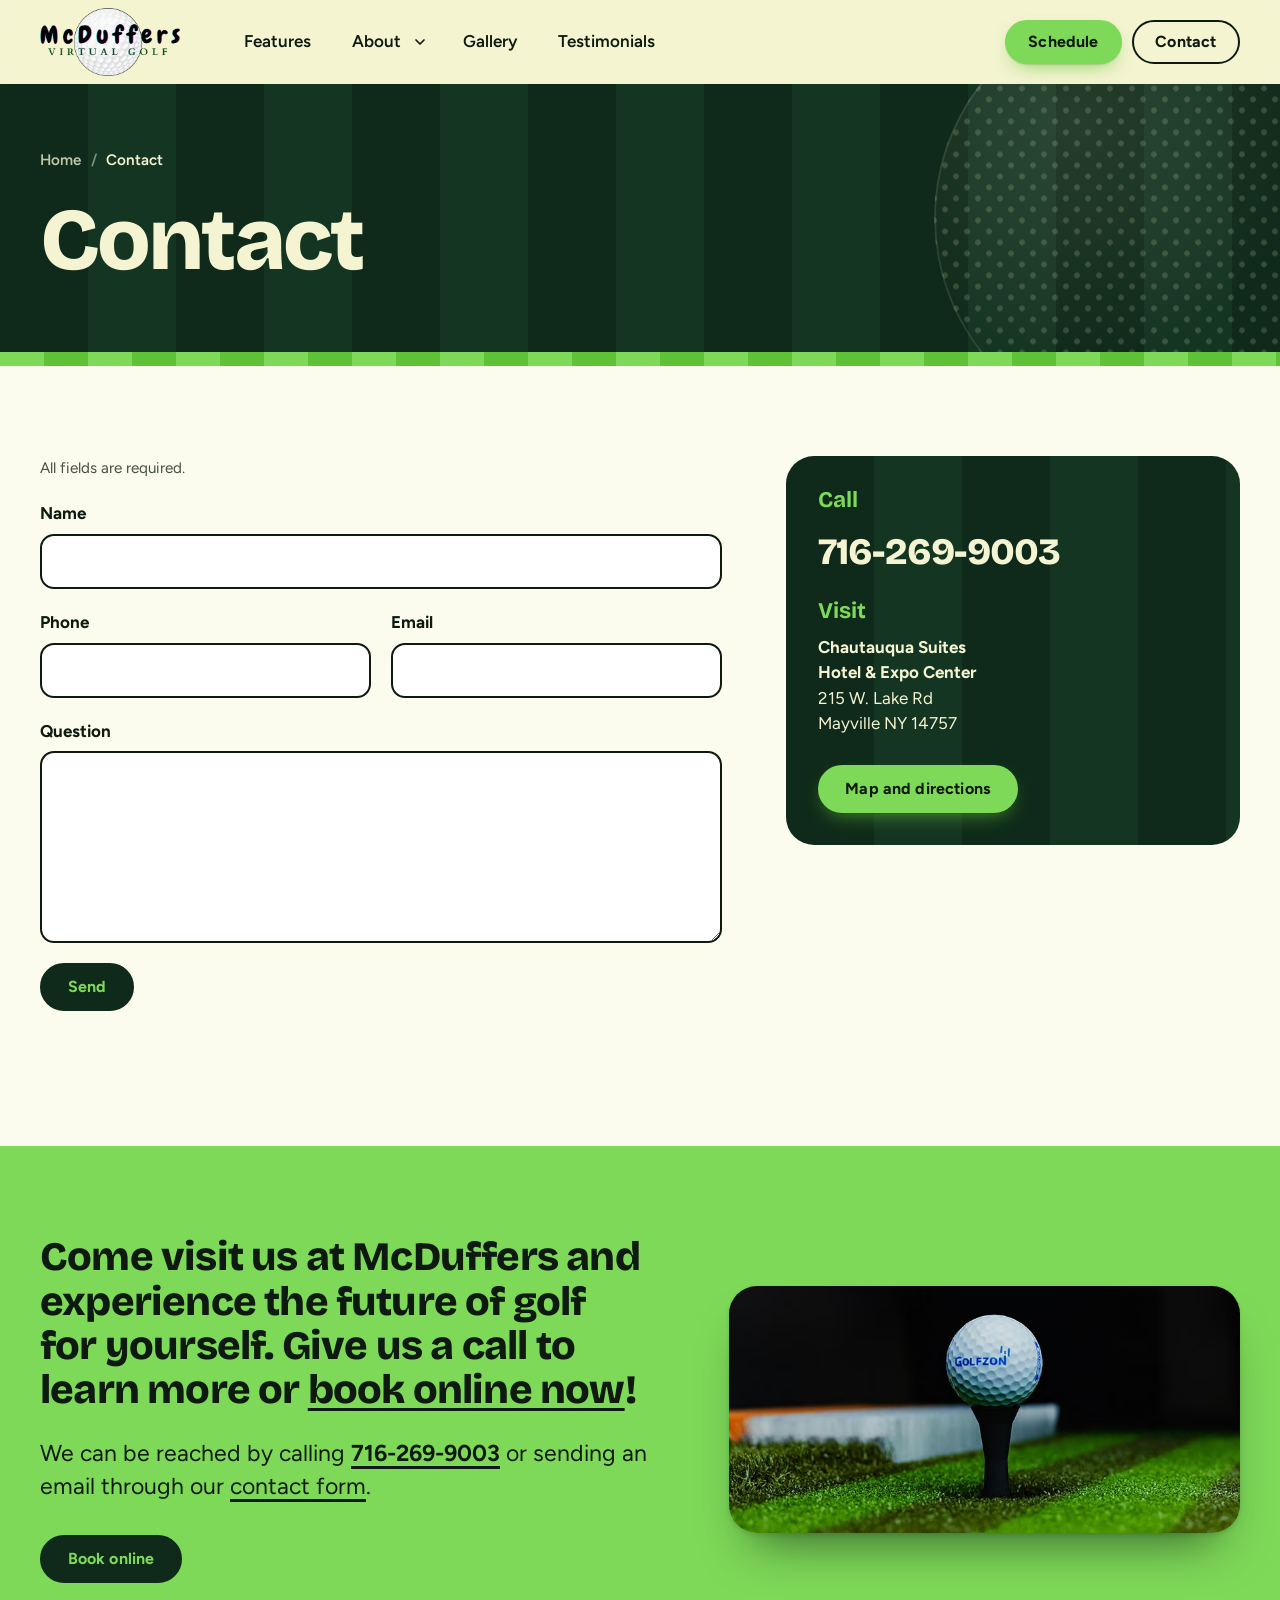
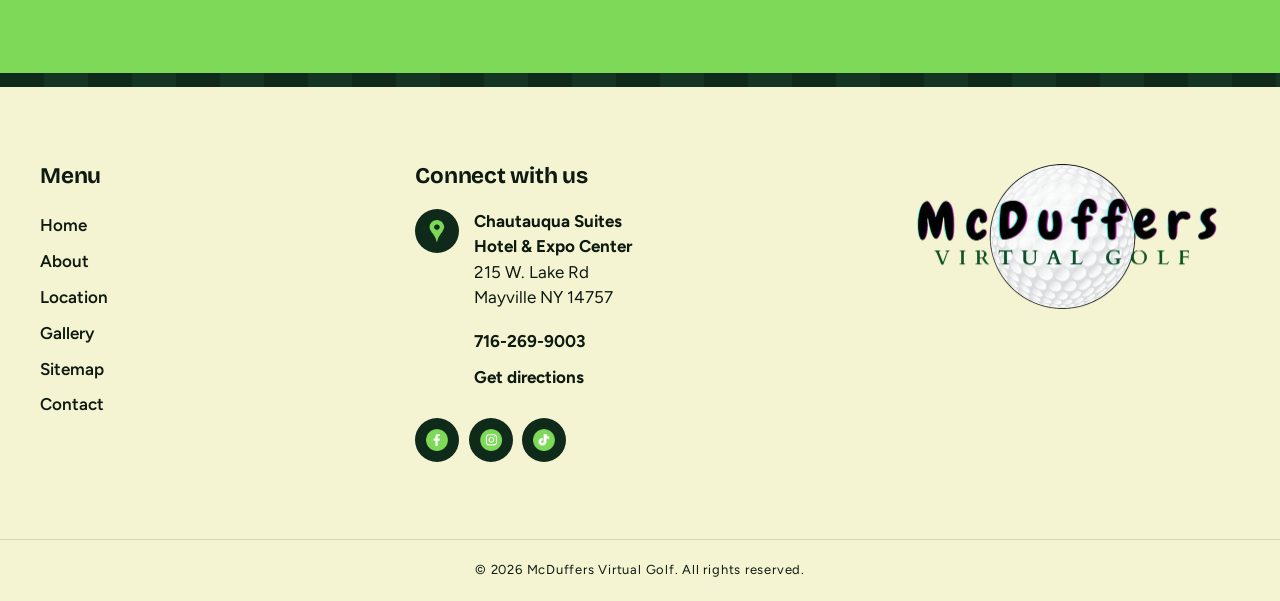
<file: contact.html>
<!doctype html>
<html lang="en">

<head>
    <meta charset="utf-8">
    <meta name="viewport" content="width=device-width, initial-scale=1">
    <title>Contact | McDuffers Virtual Golf</title>
    <meta name="description" content="Call 716-269-9003 or send a question to McDuffers Virtual Golf.">
    <meta name="theme-color" content="#f4f4d2">
    <link rel="canonical" href="https://mcduffers-virtual-golf.netlify.app/contact">
    <meta property="og:type" content="website">
    <meta property="og:site_name" content="McDuffers Virtual Golf">
    <meta property="og:locale" content="en_US">
    <meta property="og:title" content="Contact | McDuffers Virtual Golf">
    <meta property="og:description" content="Call 716-269-9003 or send a question to McDuffers Virtual Golf.">
    <meta property="og:url" content="https://mcduffers-virtual-golf.netlify.app/contact">
    <meta property="og:image" content="https://mcduffers-virtual-golf.netlify.app/assets/img/og-image.jpg">
    <meta property="og:image:width" content="1200">
    <meta property="og:image:height" content="630">
    <meta property="og:image:alt" content="Golfzon virtual golf simulator at McDuffers Virtual Golf in Mayville, NY">
    <meta name="twitter:card" content="summary_large_image">
    <script type="speculationrules">{"prefetch":[{"where":{"href_matches":"/*"},"eagerness":"moderate"}]}</script>
    <link rel="icon" href="favicon.ico" sizes="48x48">
    <link rel="icon" href="assets/img/icon-192.png" type="image/png" sizes="192x192">
    <link rel="apple-touch-icon" href="apple-touch-icon.png">
    <link rel="preload" href="assets/fonts/figtree-latin-wght-normal.woff2" as="font" type="font/woff2" crossorigin>
    <link rel="preload" href="assets/fonts/bricolage-grotesque-latin-wght-normal.woff2" as="font" type="font/woff2" crossorigin>
    <script>document.documentElement.classList.add('js');</script>

    <link rel="stylesheet" href="assets/css/style.css">
    <script type="application/ld+json">{
      "@context": "https://schema.org",
      "@type": "BreadcrumbList",
      "itemListElement": [
        {
          "@type": "ListItem",
          "position": 1,
          "name": "Home",
          "item": "https://mcduffers-virtual-golf.netlify.app/"
        },
        {
          "@type": "ListItem",
          "position": 2,
          "name": "Contact",
          "item": "https://mcduffers-virtual-golf.netlify.app/contact"
        }
      ]
    }</script>
    <script src="assets/js/main.js" defer></script>
</head>

<body>
    <a class="skip-link" href="#main">Skip to content</a>

    <!-- header -->
    <header class="site-header" id="top">
        <div class="wrap site-header__bar">
            <a class="brand" href="index.html">
                <img src="assets/img/mcduffers-virtual-golf-logo.webp" width="414" height="201" alt="McDuffers Virtual Golf home">
            </a>

            <nav class="site-nav" id="site-nav" aria-label="Primary">
                <ul class="site-nav__list">
                    <li><a href="features.html">Features</a></li>
                    <li class="has-sub">
                        <a href="about.html">About</a>
                        <button class="sub-toggle" type="button" aria-expanded="false" aria-controls="sub-about"
                            aria-label="About submenu" data-sub-toggle><svg viewBox="0 0 24 24" width="16" height="16" aria-hidden="true" focusable="false"><path d="M6 9l6 6 6-6" fill="none" stroke="currentColor" stroke-width="2.6" stroke-linecap="round" stroke-linejoin="round"/></svg></button>
                        <ul class="sub" id="sub-about">
                            <li><a href="faq.html">FAQ</a></li>
                            <li><a href="waiver-safety-rules.html">Waiver &amp; Safety Rules</a></li>
                            <li><a href="location.html">Location</a></li>
                        </ul>
                    </li>
                    <li><a href="gallery.html">Gallery</a></li>
                    <li><a href="testimonials.html">Testimonials</a></li>
                </ul>
                <div class="site-nav__actions">
                    <a class="btn btn--lime" href="book-now.html">Schedule</a>
                    <a class="btn btn--outline" href="contact.html">Contact</a>
                </div>
            </nav>

            <button class="nav-toggle" type="button" aria-expanded="false" aria-controls="site-nav"
                aria-label="Open menu" data-nav-toggle>
                <span class="nav-toggle__lines" aria-hidden="true"></span>
            </button>
        </div>
        <div class="nav-scrim" data-nav-close></div>
    </header>

    <!-- main -->
    <main id="main">

        <section class="page-head stripes-turf on-dark">
            <div class="wrap">
                <nav class="crumbs" aria-label="Breadcrumb"><ol><li><a href="index.html">Home</a></li><li aria-current="page">Contact</li></ol></nav>
                <h1 class="page-head__title">Contact</h1>
            </div>
        </section>
        <div class="rail" aria-hidden="true"></div>

        <section class="page">
            <div class="wrap contact">
                <form class="form" name="contact" method="POST" data-form data-netlify="true"
                    netlify-honeypot="bot-field" data-success="Message sent.">
                    <input type="hidden" name="form-name" value="contact">
                    <p hidden><label>Leave this empty <input name="bot-field"></label></p>
                    <p class="form__note">All fields are required.</p>
                    <div class="field"><label for="c-name">Name</label>
                        <input id="c-name" name="name" type="text" autocomplete="name" required></div>
                    <div class="field-row">
                        <div class="field"><label for="c-phone">Phone</label>
                            <input id="c-phone" name="phone" type="tel" autocomplete="tel" required></div>
                        <div class="field"><label for="c-email">Email</label>
                            <input id="c-email" name="email" type="email" autocomplete="email" required></div>
                    </div>
                    <div class="field"><label for="c-question">Question</label>
                        <textarea id="c-question" name="question" rows="6" required></textarea></div>
                    <button class="btn btn--dark" type="submit">Send</button>
                    <p class="form__status" role="status" data-status></p>
                </form>

                <aside class="contact__aside stripes-turf on-dark">
                    <h2>Call</h2>
                    <a class="contact__phone" href="tel:+17162699003">716-269-9003</a>
                    <h2>Visit</h2>
                    <address>
                        <strong>Chautauqua Suites <br>Hotel &amp; Expo Center</strong><br>
                        215 W. Lake Rd <br>Mayville NY 14757
                    </address>
                    <a class="btn btn--lime" href="location.html">Map and directions</a>
                </aside>
            </div>
        </section>

        <!-- visit / contact call to action -->
        <section class="visit" aria-labelledby="visit-title">
            <div class="wrap visit__grid">
                <div class="visit__copy" data-reveal>
                    <h2 class="visit__title" id="visit-title">Come visit us at McDuffers and experience the future of golf for
                        yourself. Give us a call to learn more or <a class="visit__link" href="book-now.html">book online now</a>!</h2>
                    <p class="visit__text">We can be reached by calling
                        <a class="visit__phone" href="tel:+17162699003"><b>716-269-9003</b></a> or sending an email
                        through our <a class="visit__link" href="contact.html">contact form</a>.
                    </p>
                    <a class="btn btn--dark visit__btn" href="book-now.html">Book online</a>
                </div>
                <picture class="visit__media" data-reveal style="--d: 140ms">
                    <source srcset="assets/img/golfzon.avif" type="image/avif">
                    <source srcset="assets/img/golfzon.webp" type="image/webp">
                    <img src="assets/img/golfzon.jpg" width="782" height="378" loading="lazy" decoding="async"
                        alt="A Golfzon golf ball on a tee">
                </picture>
            </div>
        </section>

    </main>

    <!-- footer -->
    <div class="rail rail--dark" aria-hidden="true"></div>
    <footer class="site-footer" id="footer">
        <div class="wrap footer__grid">
            <div class="footer__col">
                <h2 class="footer__title">Menu</h2>
                <ul class="footer__links">
                    <li><a href="index.html">Home</a></li>
                    <li><a href="about.html">About</a></li>
                    <li><a href="location.html">Location</a></li>
                    <li><a href="gallery.html">Gallery</a></li>
                    <li><a href="sitemap.html">Sitemap</a></li>
                    <li><a href="contact.html">Contact</a></li>
                </ul>
            </div>

            <div class="footer__col">
                <h2 class="footer__title">Connect with us</h2>
                <div class="footer__address">
                    <span class="icon-chip" aria-hidden="true"><img src="assets/img/icon-address.png" width="64" height="64"
                            loading="lazy" alt=""></span>
                    <address>
                        <strong>Chautauqua Suites <br>Hotel &amp; Expo Center</strong><br>
                        215 W. Lake Rd <br>Mayville NY 14757
                    </address>
                </div>
                <ul class="footer__contact">
                    <li><a href="tel:+17162699003">716-269-9003</a></li>
                    <li><a href="https://www.google.com/maps/dir/?api=1&amp;destination=Chautauqua+Suites+Hotel+%26+Expo+Center%2C+215+W+Lake+Rd%2C+Mayville+NY+14757" target="_blank" rel="noopener">Get directions<span class="sr-only"> (opens in a new tab)</span></a></li>
                </ul>
                <div class="footer__social">
                    <a class="icon-chip" href="https://www.facebook.com/mcdufferschq" target="_blank" rel="noopener"
                        aria-label="Facebook (opens in a new tab)"><img src="assets/img/icon-facebook.png" width="64" height="64"
                            loading="lazy" alt=""></a>
                    <a class="icon-chip" href="https://www.instagram.com/mcdufferschq/" target="_blank" rel="noopener"
                        aria-label="Instagram (opens in a new tab)"><img src="assets/img/icon-instagram.png" width="64" height="64"
                            loading="lazy" alt=""></a>
                    <a class="icon-chip" href="https://www.tiktok.com/@mcdufferschq" target="_blank" rel="noopener"
                        aria-label="TikTok (opens in a new tab)"><img src="assets/img/icon-tik-tok.png" width="64" height="64"
                            loading="lazy" alt=""></a>
                </div>
            </div>

            <div class="footer__col footer__col--logo">
                <img src="assets/img/logo-transparent.webp" width="600" height="291" loading="lazy" alt="McDuffers Virtual Golf">
            </div>
        </div>
        <div class="subfooter">
            <p>&copy; <span data-year>2026</span> McDuffers Virtual Golf. All rights reserved.</p>
        </div>
    </footer>

    <nav class="dock" aria-label="Quick actions" data-dock>
        <a class="btn btn--outline" href="tel:+17162699003"><svg viewBox="0 0 24 24" width="20" height="20" aria-hidden="true" focusable="false"><path d="M22 16.92v3a2 2 0 0 1-2.18 2 19.79 19.79 0 0 1-8.63-3.07 19.5 19.5 0 0 1-6-6 19.79 19.79 0 0 1-3.07-8.67A2 2 0 0 1 4.11 2h3a2 2 0 0 1 2 1.72c.13.96.36 1.9.7 2.81a2 2 0 0 1-.45 2.11L8.09 9.91a16 16 0 0 0 6 6l1.27-1.27a2 2 0 0 1 2.11-.45c.91.34 1.85.57 2.81.7A2 2 0 0 1 22 16.92z" fill="none" stroke="currentColor" stroke-width="2.2" stroke-linecap="round" stroke-linejoin="round"/></svg>Call</a>
        <a class="btn btn--lime" href="book-now.html">Book online</a>
    </nav>

</body>

</html>
</file>
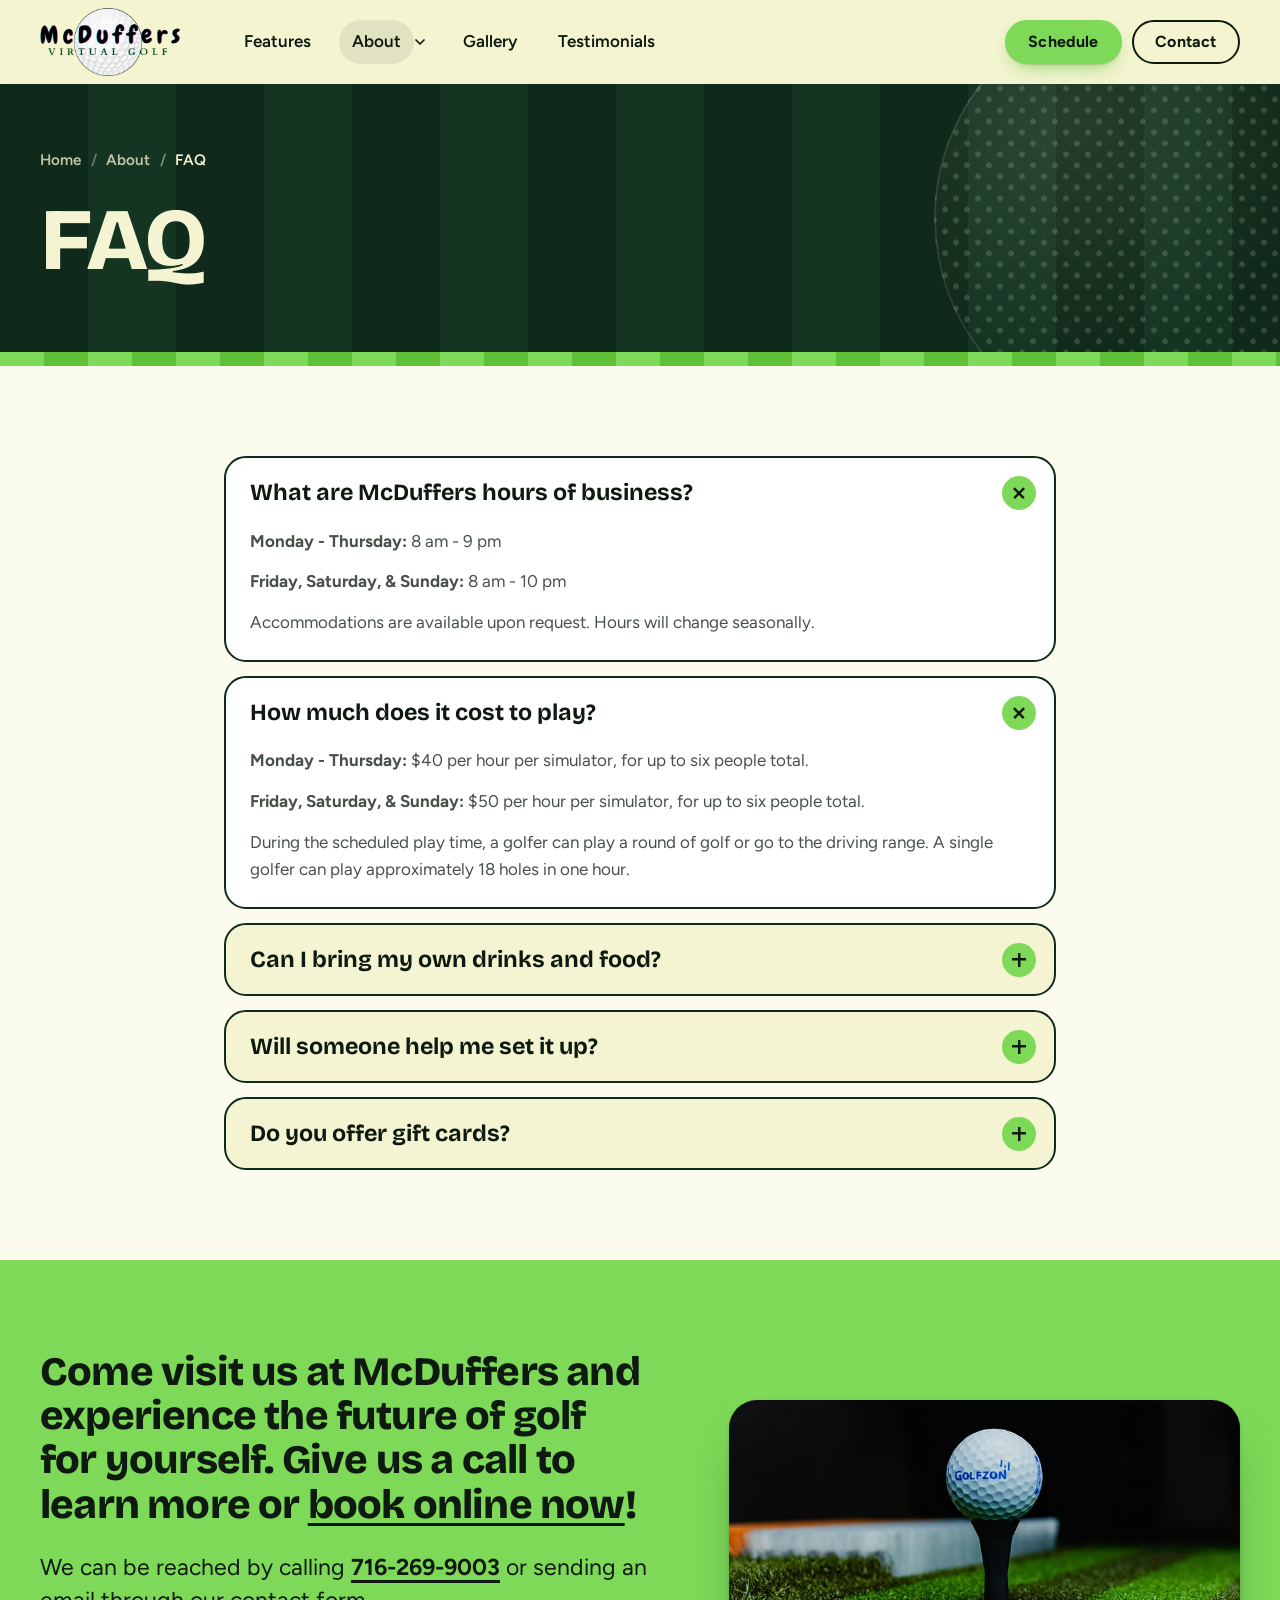
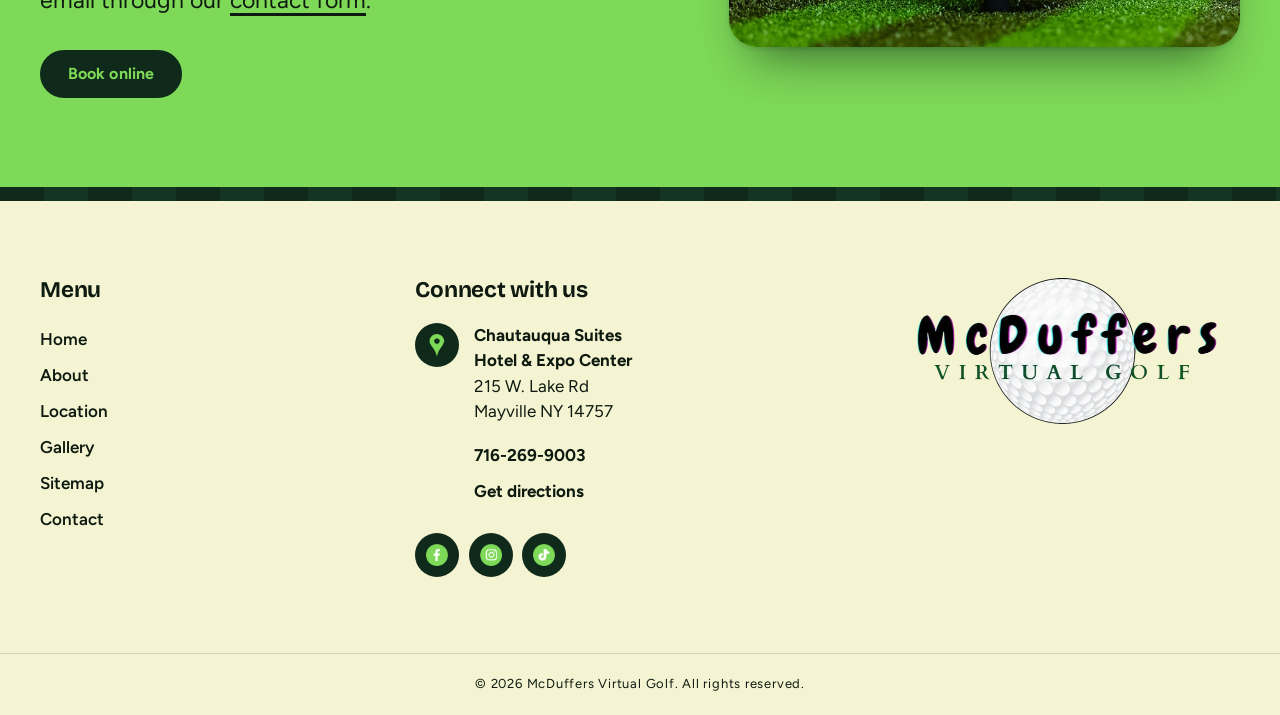
<file: faq.html>
<!doctype html>
<html lang="en">

<head>
    <meta charset="utf-8">
    <meta name="viewport" content="width=device-width, initial-scale=1">
    <title>FAQ | McDuffers Virtual Golf</title>
    <meta name="description" content="Hours, prices, food and drinks, setup help and gift cards at McDuffers Virtual Golf.">
    <meta name="theme-color" content="#f4f4d2">
    <link rel="canonical" href="https://mcduffers-virtual-golf.netlify.app/faq">
    <meta property="og:type" content="website">
    <meta property="og:site_name" content="McDuffers Virtual Golf">
    <meta property="og:locale" content="en_US">
    <meta property="og:title" content="FAQ | McDuffers Virtual Golf">
    <meta property="og:description" content="Hours, prices, food and drinks, setup help and gift cards at McDuffers Virtual Golf.">
    <meta property="og:url" content="https://mcduffers-virtual-golf.netlify.app/faq">
    <meta property="og:image" content="https://mcduffers-virtual-golf.netlify.app/assets/img/og-image.jpg">
    <meta property="og:image:width" content="1200">
    <meta property="og:image:height" content="630">
    <meta property="og:image:alt" content="Golfzon virtual golf simulator at McDuffers Virtual Golf in Mayville, NY">
    <meta name="twitter:card" content="summary_large_image">
    <script type="speculationrules">{"prefetch":[{"where":{"href_matches":"/*"},"eagerness":"moderate"}]}</script>
    <link rel="icon" href="favicon.ico" sizes="48x48">
    <link rel="icon" href="assets/img/icon-192.png" type="image/png" sizes="192x192">
    <link rel="apple-touch-icon" href="apple-touch-icon.png">
    <link rel="preload" href="assets/fonts/figtree-latin-wght-normal.woff2" as="font" type="font/woff2" crossorigin>
    <link rel="preload" href="assets/fonts/bricolage-grotesque-latin-wght-normal.woff2" as="font" type="font/woff2" crossorigin>
    <script>document.documentElement.classList.add('js');</script>

    <link rel="stylesheet" href="assets/css/style.css">
    <script type="application/ld+json">{
      "@context": "https://schema.org",
      "@type": "BreadcrumbList",
      "itemListElement": [
        {
          "@type": "ListItem",
          "position": 1,
          "name": "Home",
          "item": "https://mcduffers-virtual-golf.netlify.app/"
        },
        {
          "@type": "ListItem",
          "position": 2,
          "name": "About",
          "item": "https://mcduffers-virtual-golf.netlify.app/about"
        },
        {
          "@type": "ListItem",
          "position": 3,
          "name": "FAQ",
          "item": "https://mcduffers-virtual-golf.netlify.app/faq"
        }
      ]
    }</script>
    <script src="assets/js/main.js" defer></script>
</head>

<body>
    <a class="skip-link" href="#main">Skip to content</a>

    <!-- header -->
    <header class="site-header" id="top">
        <div class="wrap site-header__bar">
            <a class="brand" href="index.html">
                <img src="assets/img/mcduffers-virtual-golf-logo.webp" width="414" height="201" alt="McDuffers Virtual Golf home">
            </a>

            <nav class="site-nav" id="site-nav" aria-label="Primary">
                <ul class="site-nav__list">
                    <li><a href="features.html">Features</a></li>
                    <li class="has-sub is-section">
                        <a href="about.html">About</a>
                        <button class="sub-toggle" type="button" aria-expanded="false" aria-controls="sub-about"
                            aria-label="About submenu" data-sub-toggle><svg viewBox="0 0 24 24" width="16" height="16" aria-hidden="true" focusable="false"><path d="M6 9l6 6 6-6" fill="none" stroke="currentColor" stroke-width="2.6" stroke-linecap="round" stroke-linejoin="round"/></svg></button>
                        <ul class="sub" id="sub-about">
                            <li><a href="faq.html" aria-current="page">FAQ</a></li>
                            <li><a href="waiver-safety-rules.html">Waiver &amp; Safety Rules</a></li>
                            <li><a href="location.html">Location</a></li>
                        </ul>
                    </li>
                    <li><a href="gallery.html">Gallery</a></li>
                    <li><a href="testimonials.html">Testimonials</a></li>
                </ul>
                <div class="site-nav__actions">
                    <a class="btn btn--lime" href="book-now.html">Schedule</a>
                    <a class="btn btn--outline" href="contact.html">Contact</a>
                </div>
            </nav>

            <button class="nav-toggle" type="button" aria-expanded="false" aria-controls="site-nav"
                aria-label="Open menu" data-nav-toggle>
                <span class="nav-toggle__lines" aria-hidden="true"></span>
            </button>
        </div>
        <div class="nav-scrim" data-nav-close></div>
    </header>

    <!-- main -->
    <main id="main">

        <section class="page-head stripes-turf on-dark">
            <div class="wrap">
                <nav class="crumbs" aria-label="Breadcrumb"><ol><li><a href="index.html">Home</a></li><li><a href="about.html">About</a></li><li aria-current="page">FAQ</li></ol></nav>
                <h1 class="page-head__title">FAQ</h1>
            </div>
        </section>
        <div class="rail" aria-hidden="true"></div>

        <section class="page">
            <div class="wrap wrap--narrow">
                <div class="faq">
                <details open>
                    <summary>What are McDuffers hours of business?</summary>
                    <div class="faq__a">
                    <p><strong>Monday - Thursday:</strong> 8 am - 9 pm</p>
                    <p><strong>Friday, Saturday, &amp; Sunday:</strong> 8 am - 10 pm</p>
                    <p>Accommodations are available upon request. Hours will change seasonally.</p>
                    </div>
                </details>
                <details open>
                    <summary>How much does it cost to play?</summary>
                    <div class="faq__a">
                    <p><strong>Monday - Thursday:</strong> $40 per hour per simulator, for up to six people total.</p>
                    <p><strong>Friday, Saturday, &amp; Sunday:</strong> $50 per hour per simulator, for up to six people total.</p>
                    <p>During the scheduled play time, a golfer can play a round of golf or go to the driving range.
                        A single golfer can play approximately 18 holes in one hour.</p>
                    </div>
                </details>
                <details>
                    <summary>Can I bring my own drinks and food?</summary>
                    <div class="faq__a">
                    <p>Food and beverages can be enjoyed at Bellini's Lounge during its operating hours. When
                        Bellini's Lounge is closed, patrons are welcome to bring their own non-alcoholic drinks and
                        food. Additionally, snacks can be found at the front desk of the hotel.</p>
                    <p>Bellini's Lounge operates from Tuesday to Saturday, between 4 pm and 9 pm. Please note that
                        Bellini's hours may vary seasonally.</p>
                    </div>
                </details>
                <details>
                    <summary>Will someone help me set it up?</summary>
                    <div class="faq__a">
                    <p>Assistance is readily accessible whenever required. Additionally, you'll find guidance on the
                        kiosk and posted on the communication board to assist you with the setup process.</p>
                    </div>
                </details>
                <details>
                    <summary>Do you offer gift cards?</summary>
                    <div class="faq__a">
                    <p>Yes, gift cards are available for purchase. If interested, please <a href="contact.html">contact us</a>.</p>
                    </div>
                </details>
                </div>
            </div>
        </section>

        <!-- visit / contact call to action -->
        <section class="visit" aria-labelledby="visit-title">
            <div class="wrap visit__grid">
                <div class="visit__copy" data-reveal>
                    <h2 class="visit__title" id="visit-title">Come visit us at McDuffers and experience the future of golf for
                        yourself. Give us a call to learn more or <a class="visit__link" href="book-now.html">book online now</a>!</h2>
                    <p class="visit__text">We can be reached by calling
                        <a class="visit__phone" href="tel:+17162699003"><b>716-269-9003</b></a> or sending an email
                        through our <a class="visit__link" href="contact.html">contact form</a>.
                    </p>
                    <a class="btn btn--dark visit__btn" href="book-now.html">Book online</a>
                </div>
                <picture class="visit__media" data-reveal style="--d: 140ms">
                    <source srcset="assets/img/golfzon.avif" type="image/avif">
                    <source srcset="assets/img/golfzon.webp" type="image/webp">
                    <img src="assets/img/golfzon.jpg" width="782" height="378" loading="lazy" decoding="async"
                        alt="A Golfzon golf ball on a tee">
                </picture>
            </div>
        </section>

    </main>

    <!-- footer -->
    <div class="rail rail--dark" aria-hidden="true"></div>
    <footer class="site-footer" id="footer">
        <div class="wrap footer__grid">
            <div class="footer__col">
                <h2 class="footer__title">Menu</h2>
                <ul class="footer__links">
                    <li><a href="index.html">Home</a></li>
                    <li><a href="about.html">About</a></li>
                    <li><a href="location.html">Location</a></li>
                    <li><a href="gallery.html">Gallery</a></li>
                    <li><a href="sitemap.html">Sitemap</a></li>
                    <li><a href="contact.html">Contact</a></li>
                </ul>
            </div>

            <div class="footer__col">
                <h2 class="footer__title">Connect with us</h2>
                <div class="footer__address">
                    <span class="icon-chip" aria-hidden="true"><img src="assets/img/icon-address.png" width="64" height="64"
                            loading="lazy" alt=""></span>
                    <address>
                        <strong>Chautauqua Suites <br>Hotel &amp; Expo Center</strong><br>
                        215 W. Lake Rd <br>Mayville NY 14757
                    </address>
                </div>
                <ul class="footer__contact">
                    <li><a href="tel:+17162699003">716-269-9003</a></li>
                    <li><a href="https://www.google.com/maps/dir/?api=1&amp;destination=Chautauqua+Suites+Hotel+%26+Expo+Center%2C+215+W+Lake+Rd%2C+Mayville+NY+14757" target="_blank" rel="noopener">Get directions<span class="sr-only"> (opens in a new tab)</span></a></li>
                </ul>
                <div class="footer__social">
                    <a class="icon-chip" href="https://www.facebook.com/mcdufferschq" target="_blank" rel="noopener"
                        aria-label="Facebook (opens in a new tab)"><img src="assets/img/icon-facebook.png" width="64" height="64"
                            loading="lazy" alt=""></a>
                    <a class="icon-chip" href="https://www.instagram.com/mcdufferschq/" target="_blank" rel="noopener"
                        aria-label="Instagram (opens in a new tab)"><img src="assets/img/icon-instagram.png" width="64" height="64"
                            loading="lazy" alt=""></a>
                    <a class="icon-chip" href="https://www.tiktok.com/@mcdufferschq" target="_blank" rel="noopener"
                        aria-label="TikTok (opens in a new tab)"><img src="assets/img/icon-tik-tok.png" width="64" height="64"
                            loading="lazy" alt=""></a>
                </div>
            </div>

            <div class="footer__col footer__col--logo">
                <img src="assets/img/logo-transparent.webp" width="600" height="291" loading="lazy" alt="McDuffers Virtual Golf">
            </div>
        </div>
        <div class="subfooter">
            <p>&copy; <span data-year>2026</span> McDuffers Virtual Golf. All rights reserved.</p>
        </div>
    </footer>

    <nav class="dock" aria-label="Quick actions" data-dock>
        <a class="btn btn--outline" href="tel:+17162699003"><svg viewBox="0 0 24 24" width="20" height="20" aria-hidden="true" focusable="false"><path d="M22 16.92v3a2 2 0 0 1-2.18 2 19.79 19.79 0 0 1-8.63-3.07 19.5 19.5 0 0 1-6-6 19.79 19.79 0 0 1-3.07-8.67A2 2 0 0 1 4.11 2h3a2 2 0 0 1 2 1.72c.13.96.36 1.9.7 2.81a2 2 0 0 1-.45 2.11L8.09 9.91a16 16 0 0 0 6 6l1.27-1.27a2 2 0 0 1 2.11-.45c.91.34 1.85.57 2.81.7A2 2 0 0 1 22 16.92z" fill="none" stroke="currentColor" stroke-width="2.2" stroke-linecap="round" stroke-linejoin="round"/></svg>Call</a>
        <a class="btn btn--lime" href="book-now.html">Book online</a>
    </nav>

</body>

</html>
</file>
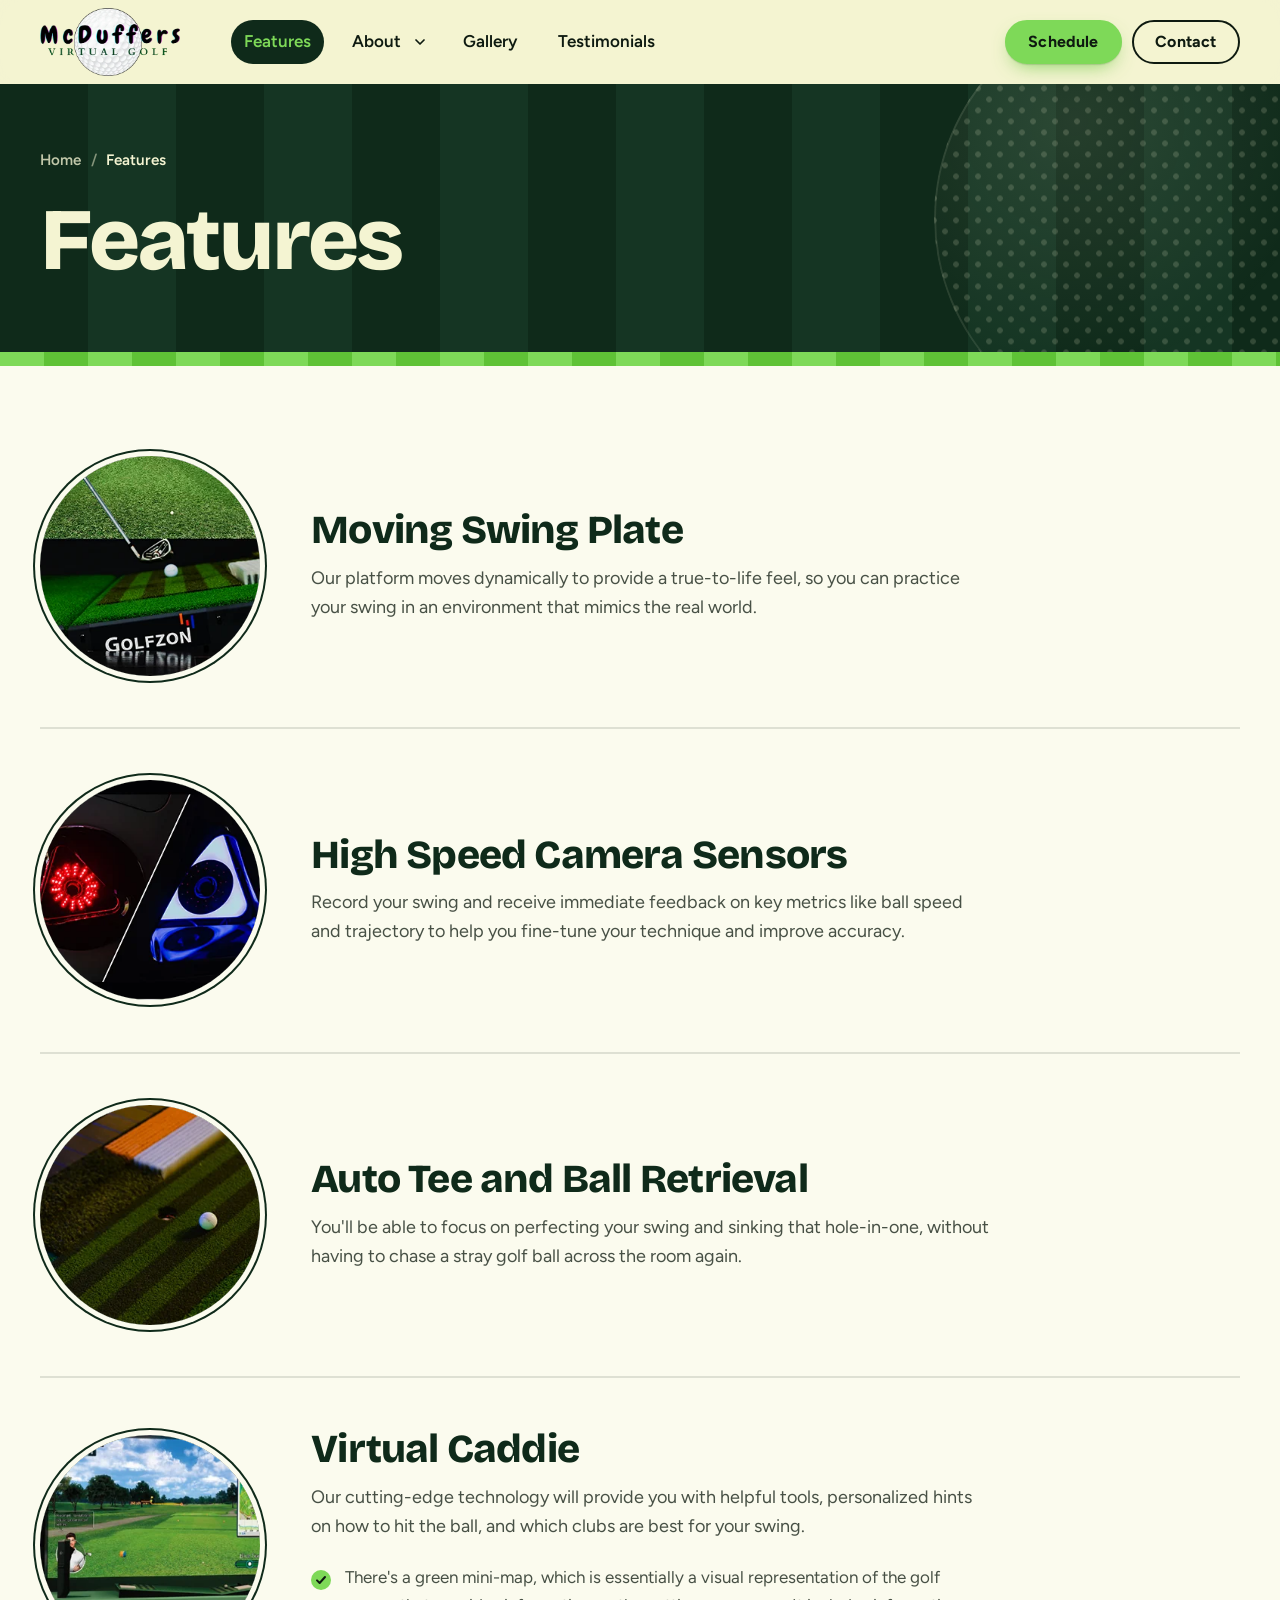
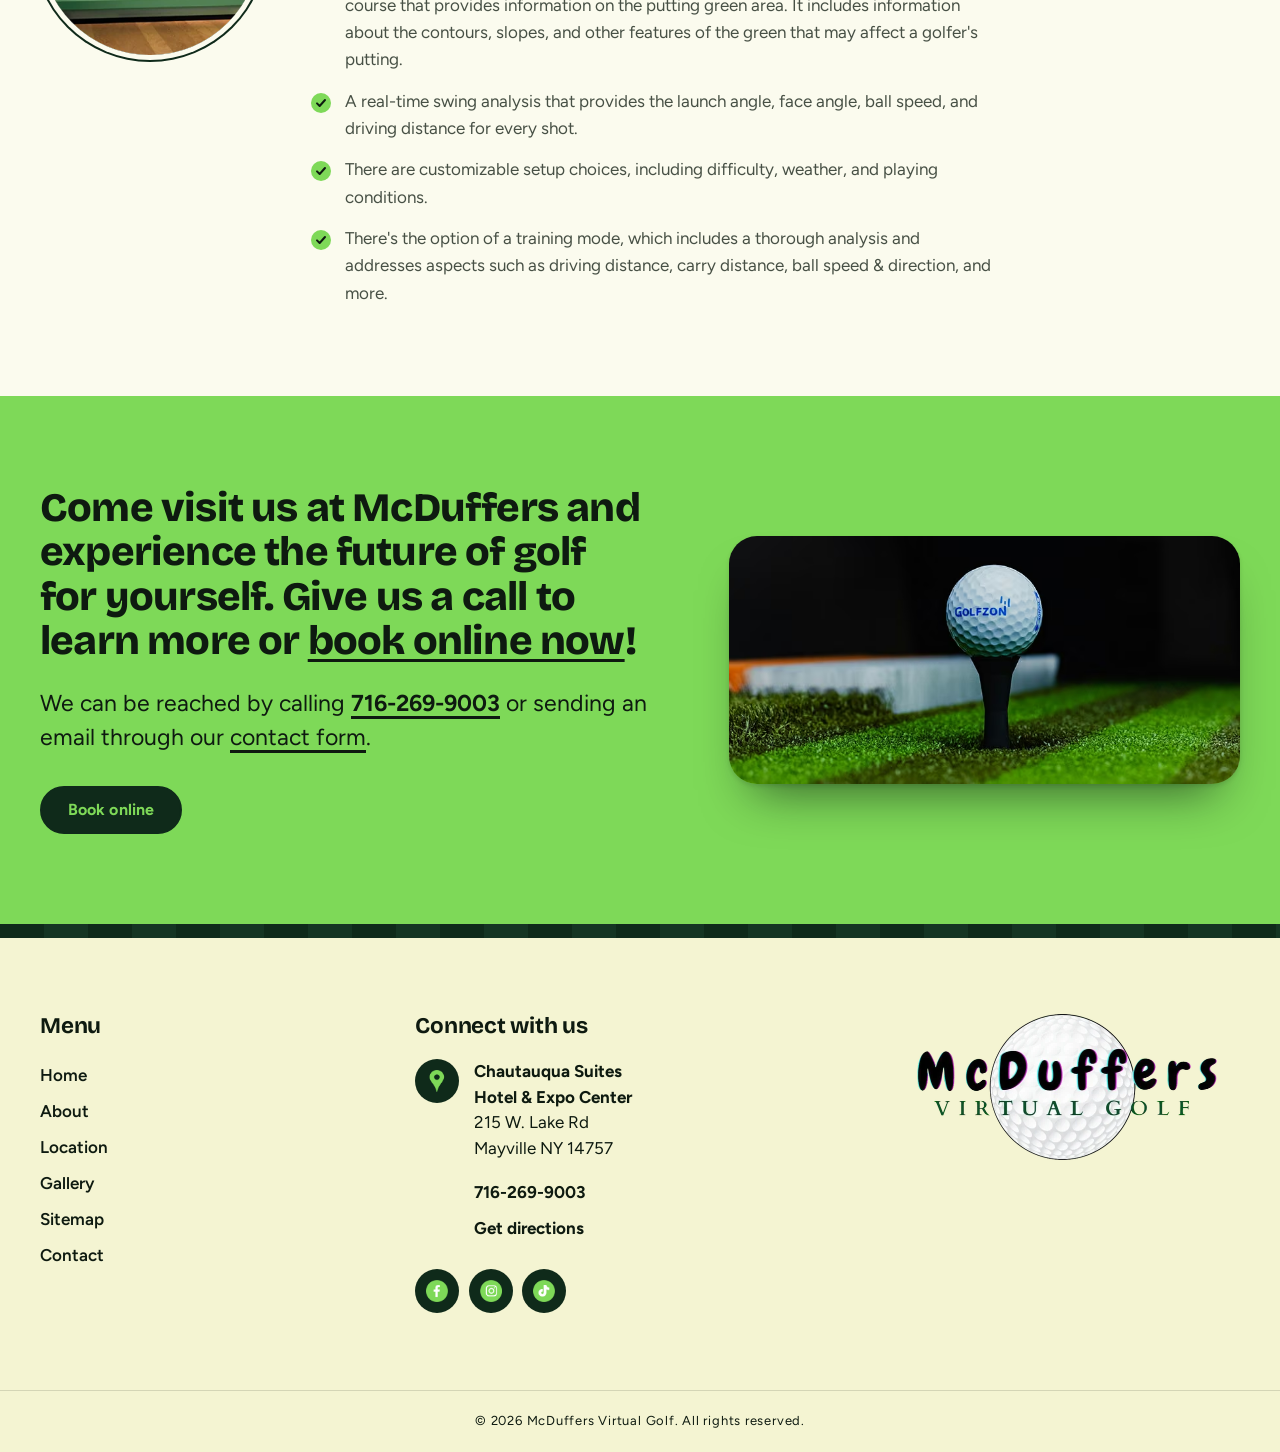
<file: features.html>
<!doctype html>
<html lang="en">

<head>
    <meta charset="utf-8">
    <meta name="viewport" content="width=device-width, initial-scale=1">
    <title>Features | McDuffers Virtual Golf</title>
    <meta name="description" content="Moving swing plate, high speed camera sensors, auto tee and ball retrieval and a virtual caddie at McDuffers Virtual Golf in Mayville, NY.">
    <meta name="theme-color" content="#f4f4d2">
    <link rel="canonical" href="https://mcduffers-virtual-golf.netlify.app/features">
    <meta property="og:type" content="website">
    <meta property="og:site_name" content="McDuffers Virtual Golf">
    <meta property="og:locale" content="en_US">
    <meta property="og:title" content="Features | McDuffers Virtual Golf">
    <meta property="og:description" content="Moving swing plate, high speed camera sensors, auto tee and ball retrieval and a virtual caddie at McDuffers Virtual Golf in Mayville, NY.">
    <meta property="og:url" content="https://mcduffers-virtual-golf.netlify.app/features">
    <meta property="og:image" content="https://mcduffers-virtual-golf.netlify.app/assets/img/og-image.jpg">
    <meta property="og:image:width" content="1200">
    <meta property="og:image:height" content="630">
    <meta property="og:image:alt" content="Golfzon virtual golf simulator at McDuffers Virtual Golf in Mayville, NY">
    <meta name="twitter:card" content="summary_large_image">
    <script type="speculationrules">{"prefetch":[{"where":{"href_matches":"/*"},"eagerness":"moderate"}]}</script>
    <link rel="icon" href="favicon.ico" sizes="48x48">
    <link rel="icon" href="assets/img/icon-192.png" type="image/png" sizes="192x192">
    <link rel="apple-touch-icon" href="apple-touch-icon.png">
    <link rel="preload" href="assets/fonts/figtree-latin-wght-normal.woff2" as="font" type="font/woff2" crossorigin>
    <link rel="preload" href="assets/fonts/bricolage-grotesque-latin-wght-normal.woff2" as="font" type="font/woff2" crossorigin>
    <script>document.documentElement.classList.add('js');</script>

    <link rel="stylesheet" href="assets/css/style.css">
    <script type="application/ld+json">{
      "@context": "https://schema.org",
      "@type": "BreadcrumbList",
      "itemListElement": [
        {
          "@type": "ListItem",
          "position": 1,
          "name": "Home",
          "item": "https://mcduffers-virtual-golf.netlify.app/"
        },
        {
          "@type": "ListItem",
          "position": 2,
          "name": "Features",
          "item": "https://mcduffers-virtual-golf.netlify.app/features"
        }
      ]
    }</script>
    <script src="assets/js/main.js" defer></script>
</head>

<body>
    <a class="skip-link" href="#main">Skip to content</a>

    <!-- header -->
    <header class="site-header" id="top">
        <div class="wrap site-header__bar">
            <a class="brand" href="index.html">
                <img src="assets/img/mcduffers-virtual-golf-logo.webp" width="414" height="201" alt="McDuffers Virtual Golf home">
            </a>

            <nav class="site-nav" id="site-nav" aria-label="Primary">
                <ul class="site-nav__list">
                    <li><a href="features.html" aria-current="page">Features</a></li>
                    <li class="has-sub">
                        <a href="about.html">About</a>
                        <button class="sub-toggle" type="button" aria-expanded="false" aria-controls="sub-about"
                            aria-label="About submenu" data-sub-toggle><svg viewBox="0 0 24 24" width="16" height="16" aria-hidden="true" focusable="false"><path d="M6 9l6 6 6-6" fill="none" stroke="currentColor" stroke-width="2.6" stroke-linecap="round" stroke-linejoin="round"/></svg></button>
                        <ul class="sub" id="sub-about">
                            <li><a href="faq.html">FAQ</a></li>
                            <li><a href="waiver-safety-rules.html">Waiver &amp; Safety Rules</a></li>
                            <li><a href="location.html">Location</a></li>
                        </ul>
                    </li>
                    <li><a href="gallery.html">Gallery</a></li>
                    <li><a href="testimonials.html">Testimonials</a></li>
                </ul>
                <div class="site-nav__actions">
                    <a class="btn btn--lime" href="book-now.html">Schedule</a>
                    <a class="btn btn--outline" href="contact.html">Contact</a>
                </div>
            </nav>

            <button class="nav-toggle" type="button" aria-expanded="false" aria-controls="site-nav"
                aria-label="Open menu" data-nav-toggle>
                <span class="nav-toggle__lines" aria-hidden="true"></span>
            </button>
        </div>
        <div class="nav-scrim" data-nav-close></div>
    </header>

    <!-- main -->
    <main id="main">

        <section class="page-head stripes-turf on-dark">
            <div class="wrap">
                <nav class="crumbs" aria-label="Breadcrumb"><ol><li><a href="index.html">Home</a></li><li aria-current="page">Features</li></ol></nav>
                <h1 class="page-head__title">Features</h1>
            </div>
        </section>
        <div class="rail" aria-hidden="true"></div>

        <section class="page">
            <div class="wrap">
                <div class="frows">
                <article class="frow" data-reveal>
                    <img src="assets/img/circle-moving-swing-plate.webp" width="291" height="291" loading="lazy" decoding="async" alt="">
                    <div class="frow__copy">
                        <h2>Moving Swing Plate</h2>
                        <p>Our platform moves dynamically to provide a true-to-life feel, so you can practice your swing in an environment that mimics the real world.</p>
                        
                    </div>
                </article>
                <article class="frow" data-reveal>
                    <img src="assets/img/circle-high-speed-camera-sensors.webp" width="291" height="291" loading="lazy" decoding="async" alt="">
                    <div class="frow__copy">
                        <h2>High Speed Camera Sensors</h2>
                        <p>Record your swing and receive immediate feedback on key metrics like ball speed and trajectory to help you fine-tune your technique and improve accuracy.</p>
                        
                    </div>
                </article>
                <article class="frow" data-reveal>
                    <img src="assets/img/circle-auto-tee-and-ball-retrieval.webp" width="291" height="291" loading="lazy" decoding="async" alt="">
                    <div class="frow__copy">
                        <h2>Auto Tee and Ball Retrieval</h2>
                        <p>You'll be able to focus on perfecting your swing and sinking that hole-in-one, without having to chase a stray golf ball across the room again.</p>
                        
                    </div>
                </article>
                <article class="frow" data-reveal>
                    <img src="assets/img/circle-virtual-caddie.webp" width="291" height="291" loading="lazy" decoding="async" alt="">
                    <div class="frow__copy">
                        <h2>Virtual Caddie</h2>
                        <p>Our cutting-edge technology will provide you with helpful tools, personalized hints on how to hit the ball, and which clubs are best for your swing.</p>
                        <ul class="ticks"><li>There's a green mini-map, which is essentially a visual representation of the golf course that provides information on the putting green area. It includes information about the contours, slopes, and other features of the green that may affect a golfer's putting.</li><li>A real-time swing analysis that provides the launch angle, face angle, ball speed, and driving distance for every shot.</li><li>There are customizable setup choices, including difficulty, weather, and playing conditions.</li><li>There's the option of a training mode, which includes a thorough analysis and addresses aspects such as driving distance, carry distance, ball speed &amp; direction, and more.</li></ul>
                    </div>
                </article>
                </div>
            </div>
        </section>

        <!-- visit / contact call to action -->
        <section class="visit" aria-labelledby="visit-title">
            <div class="wrap visit__grid">
                <div class="visit__copy" data-reveal>
                    <h2 class="visit__title" id="visit-title">Come visit us at McDuffers and experience the future of golf for
                        yourself. Give us a call to learn more or <a class="visit__link" href="book-now.html">book online now</a>!</h2>
                    <p class="visit__text">We can be reached by calling
                        <a class="visit__phone" href="tel:+17162699003"><b>716-269-9003</b></a> or sending an email
                        through our <a class="visit__link" href="contact.html">contact form</a>.
                    </p>
                    <a class="btn btn--dark visit__btn" href="book-now.html">Book online</a>
                </div>
                <picture class="visit__media" data-reveal style="--d: 140ms">
                    <source srcset="assets/img/golfzon.avif" type="image/avif">
                    <source srcset="assets/img/golfzon.webp" type="image/webp">
                    <img src="assets/img/golfzon.jpg" width="782" height="378" loading="lazy" decoding="async"
                        alt="A Golfzon golf ball on a tee">
                </picture>
            </div>
        </section>

    </main>

    <!-- footer -->
    <div class="rail rail--dark" aria-hidden="true"></div>
    <footer class="site-footer" id="footer">
        <div class="wrap footer__grid">
            <div class="footer__col">
                <h2 class="footer__title">Menu</h2>
                <ul class="footer__links">
                    <li><a href="index.html">Home</a></li>
                    <li><a href="about.html">About</a></li>
                    <li><a href="location.html">Location</a></li>
                    <li><a href="gallery.html">Gallery</a></li>
                    <li><a href="sitemap.html">Sitemap</a></li>
                    <li><a href="contact.html">Contact</a></li>
                </ul>
            </div>

            <div class="footer__col">
                <h2 class="footer__title">Connect with us</h2>
                <div class="footer__address">
                    <span class="icon-chip" aria-hidden="true"><img src="assets/img/icon-address.png" width="64" height="64"
                            loading="lazy" alt=""></span>
                    <address>
                        <strong>Chautauqua Suites <br>Hotel &amp; Expo Center</strong><br>
                        215 W. Lake Rd <br>Mayville NY 14757
                    </address>
                </div>
                <ul class="footer__contact">
                    <li><a href="tel:+17162699003">716-269-9003</a></li>
                    <li><a href="https://www.google.com/maps/dir/?api=1&amp;destination=Chautauqua+Suites+Hotel+%26+Expo+Center%2C+215+W+Lake+Rd%2C+Mayville+NY+14757" target="_blank" rel="noopener">Get directions<span class="sr-only"> (opens in a new tab)</span></a></li>
                </ul>
                <div class="footer__social">
                    <a class="icon-chip" href="https://www.facebook.com/mcdufferschq" target="_blank" rel="noopener"
                        aria-label="Facebook (opens in a new tab)"><img src="assets/img/icon-facebook.png" width="64" height="64"
                            loading="lazy" alt=""></a>
                    <a class="icon-chip" href="https://www.instagram.com/mcdufferschq/" target="_blank" rel="noopener"
                        aria-label="Instagram (opens in a new tab)"><img src="assets/img/icon-instagram.png" width="64" height="64"
                            loading="lazy" alt=""></a>
                    <a class="icon-chip" href="https://www.tiktok.com/@mcdufferschq" target="_blank" rel="noopener"
                        aria-label="TikTok (opens in a new tab)"><img src="assets/img/icon-tik-tok.png" width="64" height="64"
                            loading="lazy" alt=""></a>
                </div>
            </div>

            <div class="footer__col footer__col--logo">
                <img src="assets/img/logo-transparent.webp" width="600" height="291" loading="lazy" alt="McDuffers Virtual Golf">
            </div>
        </div>
        <div class="subfooter">
            <p>&copy; <span data-year>2026</span> McDuffers Virtual Golf. All rights reserved.</p>
        </div>
    </footer>

    <nav class="dock" aria-label="Quick actions" data-dock>
        <a class="btn btn--outline" href="tel:+17162699003"><svg viewBox="0 0 24 24" width="20" height="20" aria-hidden="true" focusable="false"><path d="M22 16.92v3a2 2 0 0 1-2.18 2 19.79 19.79 0 0 1-8.63-3.07 19.5 19.5 0 0 1-6-6 19.79 19.79 0 0 1-3.07-8.67A2 2 0 0 1 4.11 2h3a2 2 0 0 1 2 1.72c.13.96.36 1.9.7 2.81a2 2 0 0 1-.45 2.11L8.09 9.91a16 16 0 0 0 6 6l1.27-1.27a2 2 0 0 1 2.11-.45c.91.34 1.85.57 2.81.7A2 2 0 0 1 22 16.92z" fill="none" stroke="currentColor" stroke-width="2.2" stroke-linecap="round" stroke-linejoin="round"/></svg>Call</a>
        <a class="btn btn--lime" href="book-now.html">Book online</a>
    </nav>

</body>

</html>
</file>
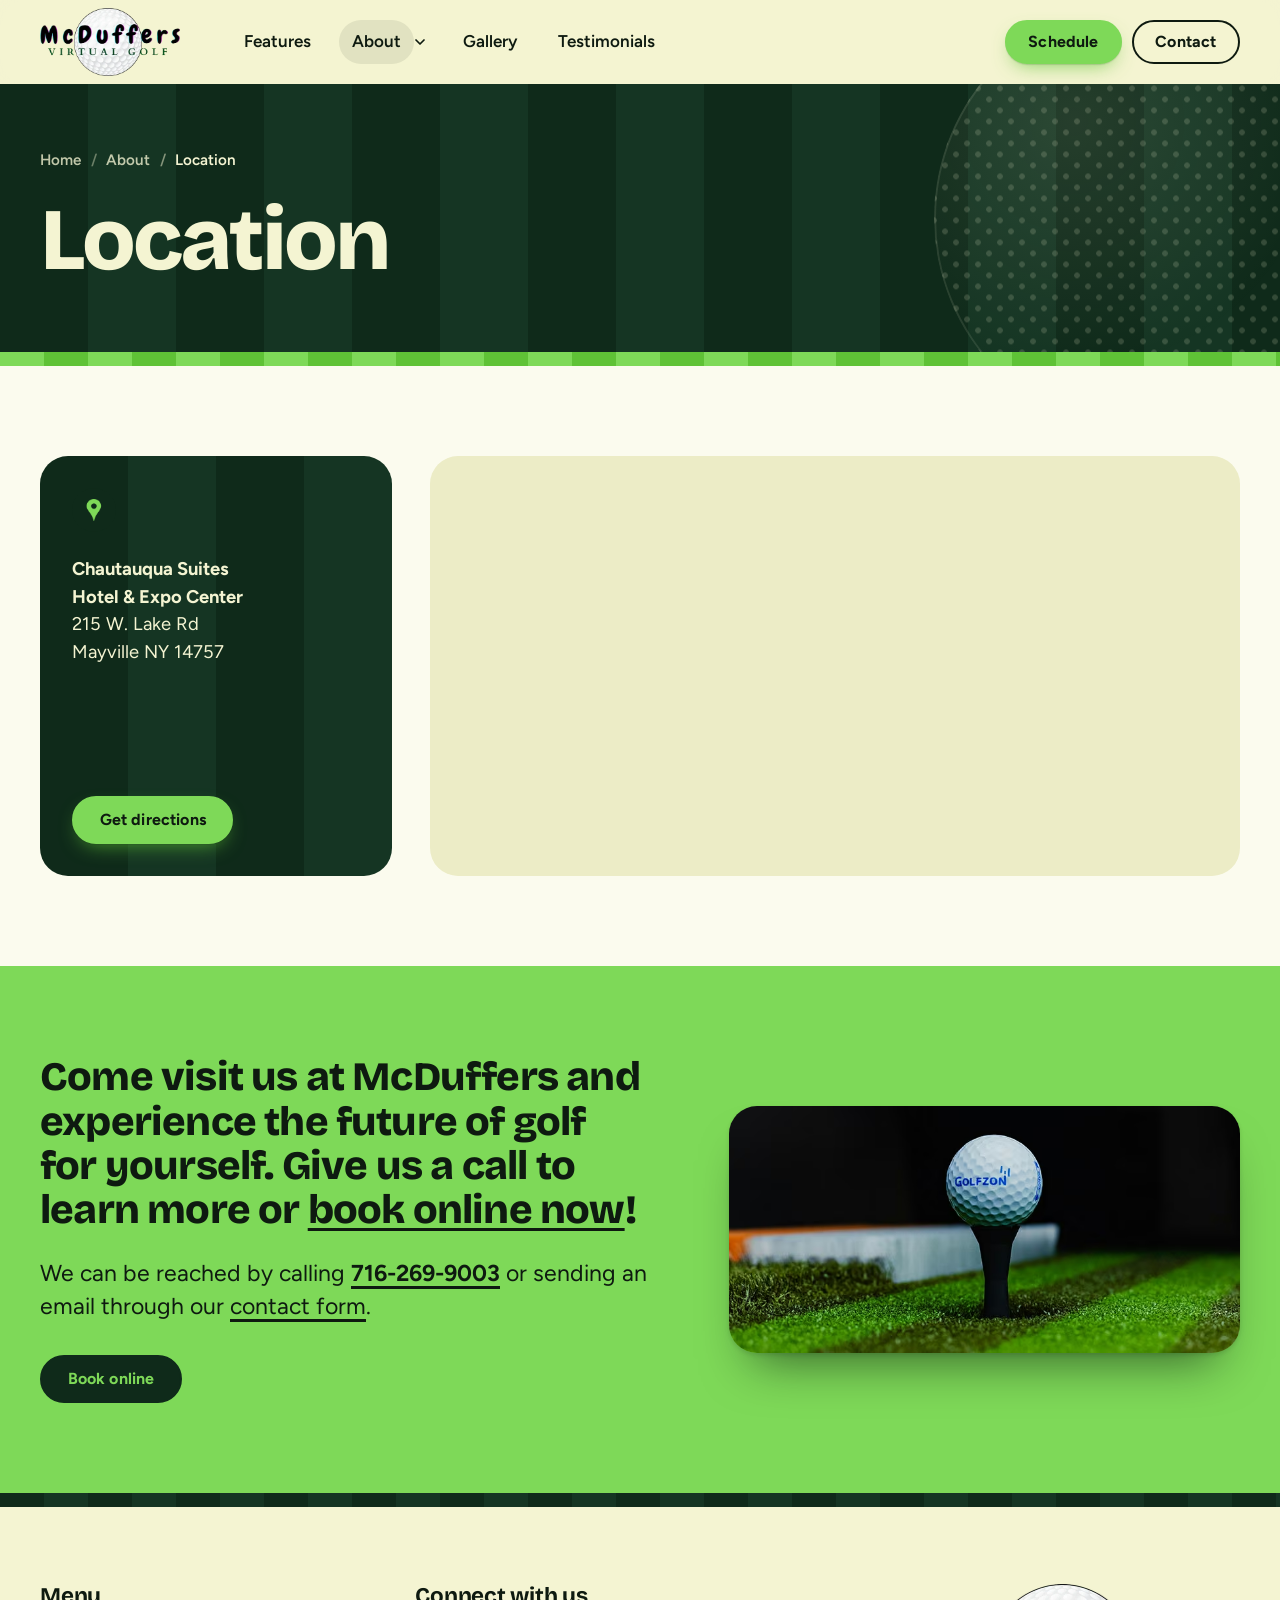
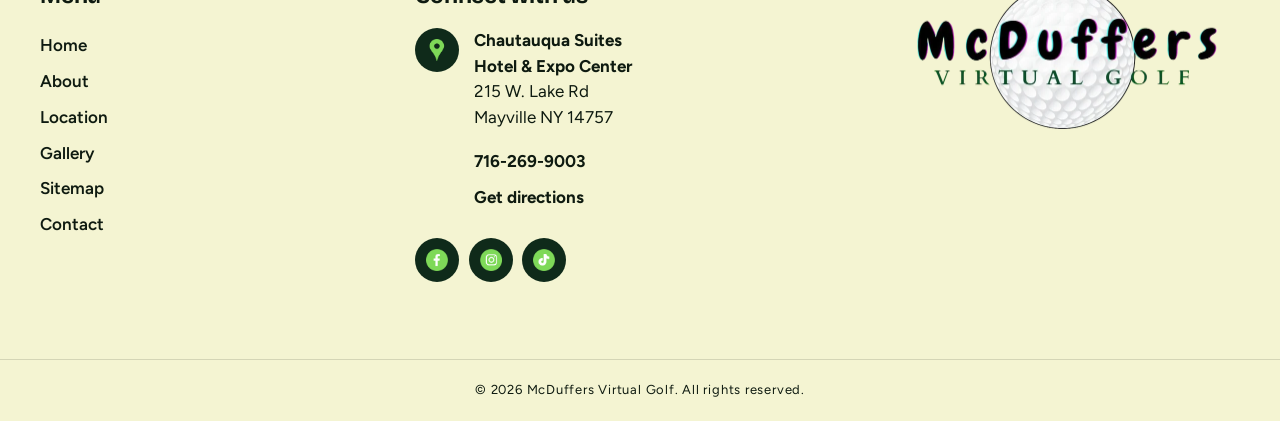
<file: location.html>
<!doctype html>
<html lang="en">

<head>
    <meta charset="utf-8">
    <meta name="viewport" content="width=device-width, initial-scale=1">
    <title>Location | McDuffers Virtual Golf</title>
    <meta name="description" content="Find McDuffers Virtual Golf at Chautauqua Suites Hotel &amp; Expo Center, 215 W. Lake Rd, Mayville NY 14757.">
    <meta name="theme-color" content="#f4f4d2">
    <link rel="canonical" href="https://mcduffers-virtual-golf.netlify.app/location">
    <meta property="og:type" content="website">
    <meta property="og:site_name" content="McDuffers Virtual Golf">
    <meta property="og:locale" content="en_US">
    <meta property="og:title" content="Location | McDuffers Virtual Golf">
    <meta property="og:description" content="Find McDuffers Virtual Golf at Chautauqua Suites Hotel &amp; Expo Center, 215 W. Lake Rd, Mayville NY 14757.">
    <meta property="og:url" content="https://mcduffers-virtual-golf.netlify.app/location">
    <meta property="og:image" content="https://mcduffers-virtual-golf.netlify.app/assets/img/og-image.jpg">
    <meta property="og:image:width" content="1200">
    <meta property="og:image:height" content="630">
    <meta property="og:image:alt" content="Golfzon virtual golf simulator at McDuffers Virtual Golf in Mayville, NY">
    <meta name="twitter:card" content="summary_large_image">
    <script type="speculationrules">{"prefetch":[{"where":{"href_matches":"/*"},"eagerness":"moderate"}]}</script>
    <link rel="icon" href="favicon.ico" sizes="48x48">
    <link rel="icon" href="assets/img/icon-192.png" type="image/png" sizes="192x192">
    <link rel="apple-touch-icon" href="apple-touch-icon.png">
    <link rel="preload" href="assets/fonts/figtree-latin-wght-normal.woff2" as="font" type="font/woff2" crossorigin>
    <link rel="preload" href="assets/fonts/bricolage-grotesque-latin-wght-normal.woff2" as="font" type="font/woff2" crossorigin>
    <script>document.documentElement.classList.add('js');</script>

    <link rel="stylesheet" href="assets/css/style.css">
    <script type="application/ld+json">{
      "@context": "https://schema.org",
      "@type": "BreadcrumbList",
      "itemListElement": [
        {
          "@type": "ListItem",
          "position": 1,
          "name": "Home",
          "item": "https://mcduffers-virtual-golf.netlify.app/"
        },
        {
          "@type": "ListItem",
          "position": 2,
          "name": "About",
          "item": "https://mcduffers-virtual-golf.netlify.app/about"
        },
        {
          "@type": "ListItem",
          "position": 3,
          "name": "Location",
          "item": "https://mcduffers-virtual-golf.netlify.app/location"
        }
      ]
    }</script>
    <script src="assets/js/main.js" defer></script>
</head>

<body>
    <a class="skip-link" href="#main">Skip to content</a>

    <!-- header -->
    <header class="site-header" id="top">
        <div class="wrap site-header__bar">
            <a class="brand" href="index.html">
                <img src="assets/img/mcduffers-virtual-golf-logo.webp" width="414" height="201" alt="McDuffers Virtual Golf home">
            </a>

            <nav class="site-nav" id="site-nav" aria-label="Primary">
                <ul class="site-nav__list">
                    <li><a href="features.html">Features</a></li>
                    <li class="has-sub is-section">
                        <a href="about.html">About</a>
                        <button class="sub-toggle" type="button" aria-expanded="false" aria-controls="sub-about"
                            aria-label="About submenu" data-sub-toggle><svg viewBox="0 0 24 24" width="16" height="16" aria-hidden="true" focusable="false"><path d="M6 9l6 6 6-6" fill="none" stroke="currentColor" stroke-width="2.6" stroke-linecap="round" stroke-linejoin="round"/></svg></button>
                        <ul class="sub" id="sub-about">
                            <li><a href="faq.html">FAQ</a></li>
                            <li><a href="waiver-safety-rules.html">Waiver &amp; Safety Rules</a></li>
                            <li><a href="location.html" aria-current="page">Location</a></li>
                        </ul>
                    </li>
                    <li><a href="gallery.html">Gallery</a></li>
                    <li><a href="testimonials.html">Testimonials</a></li>
                </ul>
                <div class="site-nav__actions">
                    <a class="btn btn--lime" href="book-now.html">Schedule</a>
                    <a class="btn btn--outline" href="contact.html">Contact</a>
                </div>
            </nav>

            <button class="nav-toggle" type="button" aria-expanded="false" aria-controls="site-nav"
                aria-label="Open menu" data-nav-toggle>
                <span class="nav-toggle__lines" aria-hidden="true"></span>
            </button>
        </div>
        <div class="nav-scrim" data-nav-close></div>
    </header>

    <!-- main -->
    <main id="main">

        <section class="page-head stripes-turf on-dark">
            <div class="wrap">
                <nav class="crumbs" aria-label="Breadcrumb"><ol><li><a href="index.html">Home</a></li><li><a href="about.html">About</a></li><li aria-current="page">Location</li></ol></nav>
                <h1 class="page-head__title">Location</h1>
            </div>
        </section>
        <div class="rail" aria-hidden="true"></div>

        <section class="page">
            <div class="wrap loc">
                <div class="loc__card stripes-turf on-dark">
                    <span class="icon-chip" aria-hidden="true"><img src="assets/img/icon-address.png" width="64" height="64" alt=""></span>
                    <address>
                        <strong>Chautauqua Suites <br>Hotel &amp; Expo Center</strong><br>
                        215 W. Lake Rd <br>Mayville NY 14757
                    </address>
                    <a class="btn btn--lime" href="https://www.google.com/maps/search/?api=1&query=Chautauqua+Suites+Hotel+%26+Expo+Center+215+W+Lake+Rd+Mayville+NY+14757" target="_blank" rel="noopener">Get directions<span class="sr-only"> (opens in a new tab)</span></a>
                </div>
                <div class="loc__map">
                    <iframe src="https://www.google.com/maps/embed?pb=!1m18!1m12!1m3!1d2954.145901987346!2d-79.49302622435587!3d42.23269584313931!2m3!1f0!2f0!3f0!3m2!1i1024!2i768!4f13.1!3m3!1m2!1s0x882d4e184a93344f%3A0x3b1ac8f45dd905c3!2sChautauqua%20Suites%20Hotel%20%26%20Expo%20Center!5e0!3m2!1sen!2sus!4v1694542914864!5m2!1sen!2sus" title="Map showing Chautauqua Suites Hotel &amp; Expo Center" loading="lazy"
                        referrerpolicy="no-referrer-when-downgrade" allowfullscreen></iframe>
                </div>
            </div>
        </section>

        <!-- visit / contact call to action -->
        <section class="visit" aria-labelledby="visit-title">
            <div class="wrap visit__grid">
                <div class="visit__copy" data-reveal>
                    <h2 class="visit__title" id="visit-title">Come visit us at McDuffers and experience the future of golf for
                        yourself. Give us a call to learn more or <a class="visit__link" href="book-now.html">book online now</a>!</h2>
                    <p class="visit__text">We can be reached by calling
                        <a class="visit__phone" href="tel:+17162699003"><b>716-269-9003</b></a> or sending an email
                        through our <a class="visit__link" href="contact.html">contact form</a>.
                    </p>
                    <a class="btn btn--dark visit__btn" href="book-now.html">Book online</a>
                </div>
                <picture class="visit__media" data-reveal style="--d: 140ms">
                    <source srcset="assets/img/golfzon.avif" type="image/avif">
                    <source srcset="assets/img/golfzon.webp" type="image/webp">
                    <img src="assets/img/golfzon.jpg" width="782" height="378" loading="lazy" decoding="async"
                        alt="A Golfzon golf ball on a tee">
                </picture>
            </div>
        </section>

    </main>

    <!-- footer -->
    <div class="rail rail--dark" aria-hidden="true"></div>
    <footer class="site-footer" id="footer">
        <div class="wrap footer__grid">
            <div class="footer__col">
                <h2 class="footer__title">Menu</h2>
                <ul class="footer__links">
                    <li><a href="index.html">Home</a></li>
                    <li><a href="about.html">About</a></li>
                    <li><a href="location.html">Location</a></li>
                    <li><a href="gallery.html">Gallery</a></li>
                    <li><a href="sitemap.html">Sitemap</a></li>
                    <li><a href="contact.html">Contact</a></li>
                </ul>
            </div>

            <div class="footer__col">
                <h2 class="footer__title">Connect with us</h2>
                <div class="footer__address">
                    <span class="icon-chip" aria-hidden="true"><img src="assets/img/icon-address.png" width="64" height="64"
                            loading="lazy" alt=""></span>
                    <address>
                        <strong>Chautauqua Suites <br>Hotel &amp; Expo Center</strong><br>
                        215 W. Lake Rd <br>Mayville NY 14757
                    </address>
                </div>
                <ul class="footer__contact">
                    <li><a href="tel:+17162699003">716-269-9003</a></li>
                    <li><a href="https://www.google.com/maps/dir/?api=1&amp;destination=Chautauqua+Suites+Hotel+%26+Expo+Center%2C+215+W+Lake+Rd%2C+Mayville+NY+14757" target="_blank" rel="noopener">Get directions<span class="sr-only"> (opens in a new tab)</span></a></li>
                </ul>
                <div class="footer__social">
                    <a class="icon-chip" href="https://www.facebook.com/mcdufferschq" target="_blank" rel="noopener"
                        aria-label="Facebook (opens in a new tab)"><img src="assets/img/icon-facebook.png" width="64" height="64"
                            loading="lazy" alt=""></a>
                    <a class="icon-chip" href="https://www.instagram.com/mcdufferschq/" target="_blank" rel="noopener"
                        aria-label="Instagram (opens in a new tab)"><img src="assets/img/icon-instagram.png" width="64" height="64"
                            loading="lazy" alt=""></a>
                    <a class="icon-chip" href="https://www.tiktok.com/@mcdufferschq" target="_blank" rel="noopener"
                        aria-label="TikTok (opens in a new tab)"><img src="assets/img/icon-tik-tok.png" width="64" height="64"
                            loading="lazy" alt=""></a>
                </div>
            </div>

            <div class="footer__col footer__col--logo">
                <img src="assets/img/logo-transparent.webp" width="600" height="291" loading="lazy" alt="McDuffers Virtual Golf">
            </div>
        </div>
        <div class="subfooter">
            <p>&copy; <span data-year>2026</span> McDuffers Virtual Golf. All rights reserved.</p>
        </div>
    </footer>

    <nav class="dock" aria-label="Quick actions" data-dock>
        <a class="btn btn--outline" href="tel:+17162699003"><svg viewBox="0 0 24 24" width="20" height="20" aria-hidden="true" focusable="false"><path d="M22 16.92v3a2 2 0 0 1-2.18 2 19.79 19.79 0 0 1-8.63-3.07 19.5 19.5 0 0 1-6-6 19.79 19.79 0 0 1-3.07-8.67A2 2 0 0 1 4.11 2h3a2 2 0 0 1 2 1.72c.13.96.36 1.9.7 2.81a2 2 0 0 1-.45 2.11L8.09 9.91a16 16 0 0 0 6 6l1.27-1.27a2 2 0 0 1 2.11-.45c.91.34 1.85.57 2.81.7A2 2 0 0 1 22 16.92z" fill="none" stroke="currentColor" stroke-width="2.2" stroke-linecap="round" stroke-linejoin="round"/></svg>Call</a>
        <a class="btn btn--lime" href="book-now.html">Book online</a>
    </nav>

</body>

</html>
</file>
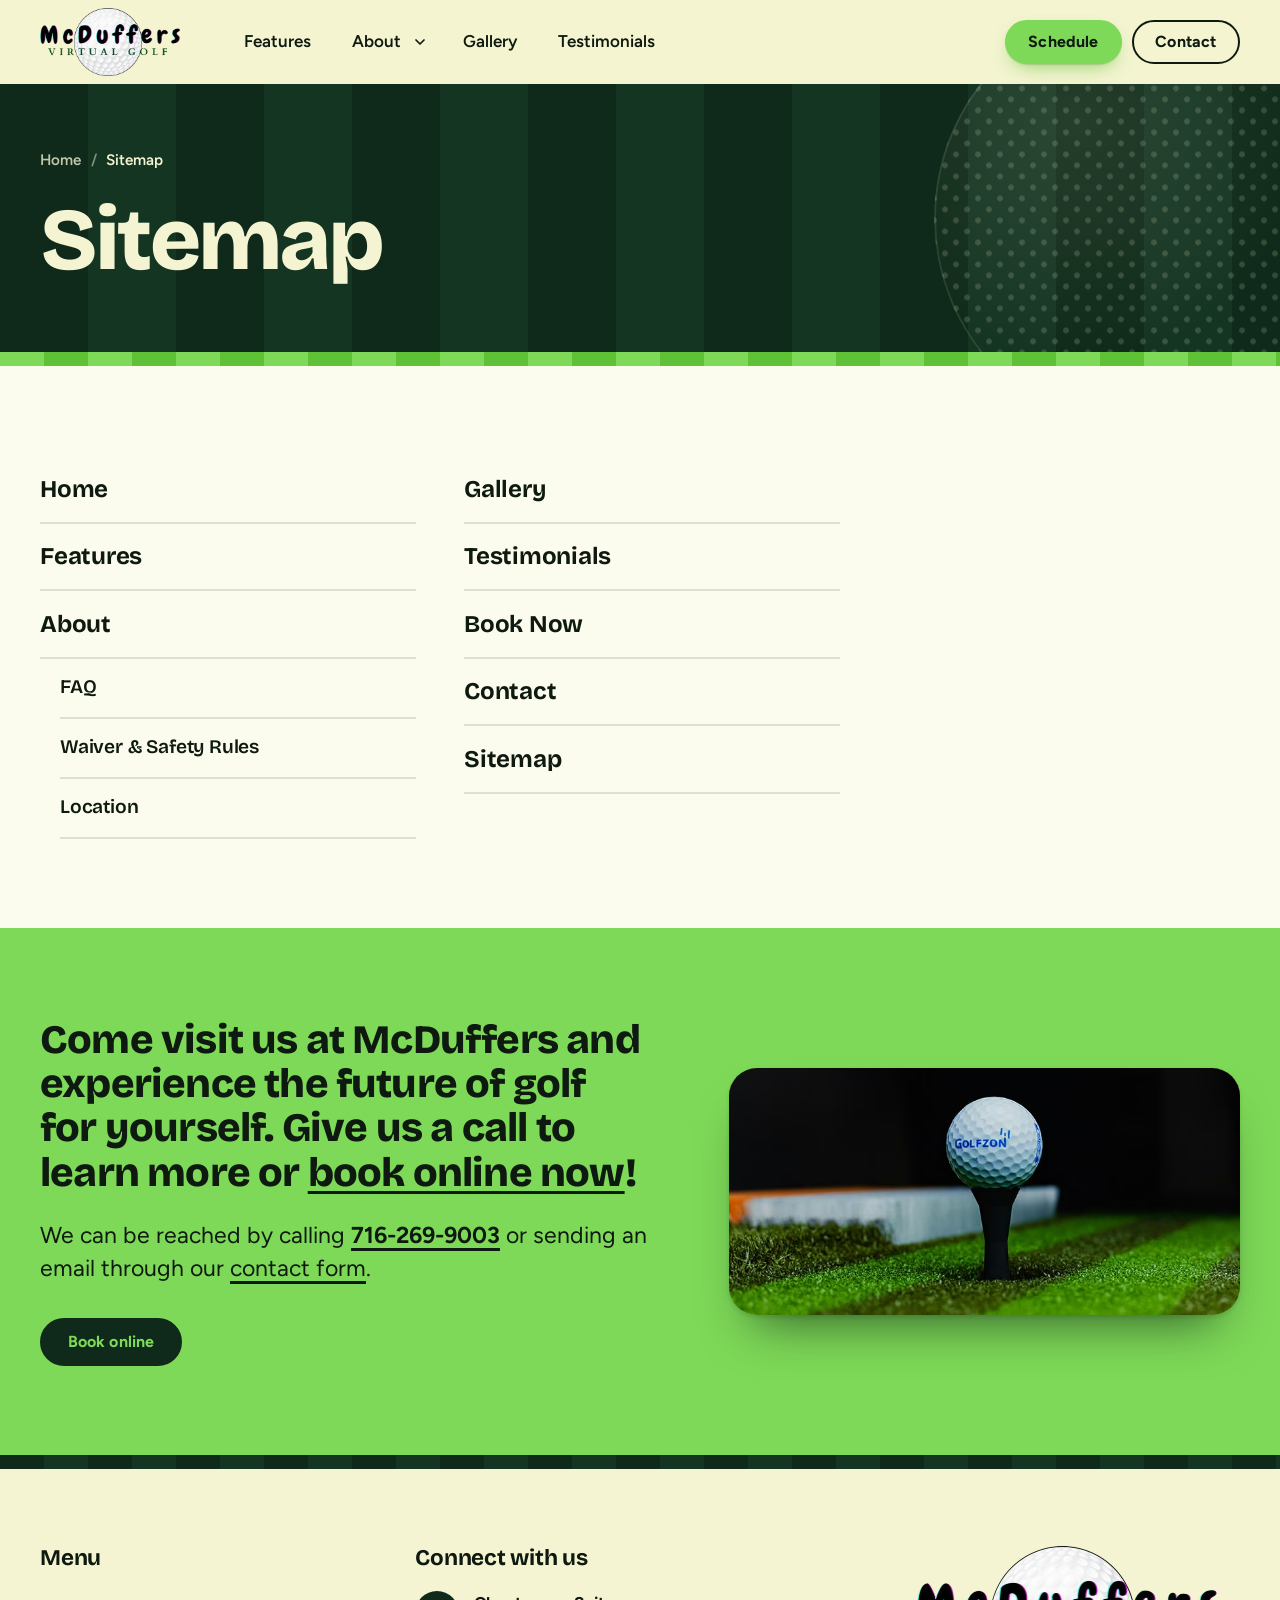
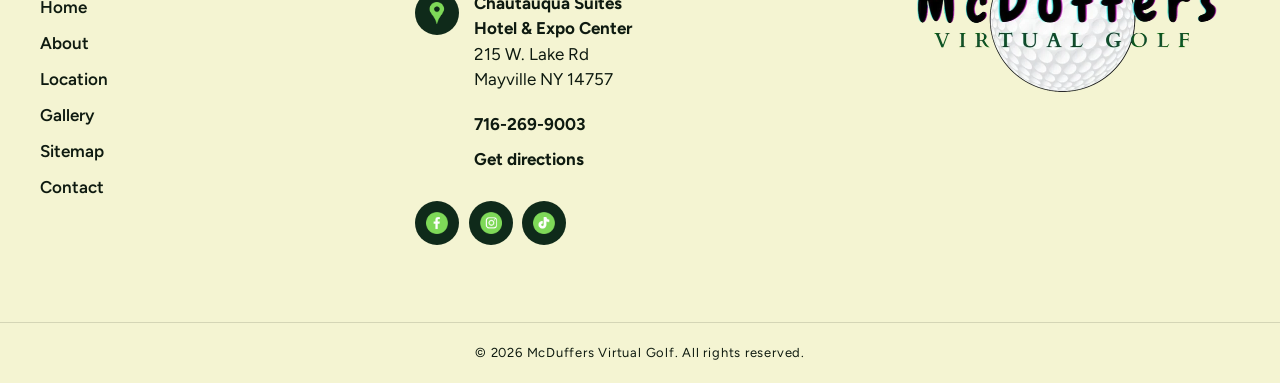
<file: sitemap.html>
<!doctype html>
<html lang="en">

<head>
    <meta charset="utf-8">
    <meta name="viewport" content="width=device-width, initial-scale=1">
    <title>Sitemap | McDuffers Virtual Golf</title>
    <meta name="description" content="All pages of the McDuffers Virtual Golf website.">
    <meta name="theme-color" content="#f4f4d2">
    <link rel="canonical" href="https://mcduffers-virtual-golf.netlify.app/sitemap">
    <meta property="og:type" content="website">
    <meta property="og:site_name" content="McDuffers Virtual Golf">
    <meta property="og:locale" content="en_US">
    <meta property="og:title" content="Sitemap | McDuffers Virtual Golf">
    <meta property="og:description" content="All pages of the McDuffers Virtual Golf website.">
    <meta property="og:url" content="https://mcduffers-virtual-golf.netlify.app/sitemap">
    <meta property="og:image" content="https://mcduffers-virtual-golf.netlify.app/assets/img/og-image.jpg">
    <meta property="og:image:width" content="1200">
    <meta property="og:image:height" content="630">
    <meta property="og:image:alt" content="Golfzon virtual golf simulator at McDuffers Virtual Golf in Mayville, NY">
    <meta name="twitter:card" content="summary_large_image">
    <script type="speculationrules">{"prefetch":[{"where":{"href_matches":"/*"},"eagerness":"moderate"}]}</script>
    <link rel="icon" href="favicon.ico" sizes="48x48">
    <link rel="icon" href="assets/img/icon-192.png" type="image/png" sizes="192x192">
    <link rel="apple-touch-icon" href="apple-touch-icon.png">
    <link rel="preload" href="assets/fonts/figtree-latin-wght-normal.woff2" as="font" type="font/woff2" crossorigin>
    <link rel="preload" href="assets/fonts/bricolage-grotesque-latin-wght-normal.woff2" as="font" type="font/woff2" crossorigin>
    <script>document.documentElement.classList.add('js');</script>

    <link rel="stylesheet" href="assets/css/style.css">
    <script type="application/ld+json">{
      "@context": "https://schema.org",
      "@type": "BreadcrumbList",
      "itemListElement": [
        {
          "@type": "ListItem",
          "position": 1,
          "name": "Home",
          "item": "https://mcduffers-virtual-golf.netlify.app/"
        },
        {
          "@type": "ListItem",
          "position": 2,
          "name": "Sitemap",
          "item": "https://mcduffers-virtual-golf.netlify.app/sitemap"
        }
      ]
    }</script>
    <script src="assets/js/main.js" defer></script>
</head>

<body>
    <a class="skip-link" href="#main">Skip to content</a>

    <!-- header -->
    <header class="site-header" id="top">
        <div class="wrap site-header__bar">
            <a class="brand" href="index.html">
                <img src="assets/img/mcduffers-virtual-golf-logo.webp" width="414" height="201" alt="McDuffers Virtual Golf home">
            </a>

            <nav class="site-nav" id="site-nav" aria-label="Primary">
                <ul class="site-nav__list">
                    <li><a href="features.html">Features</a></li>
                    <li class="has-sub">
                        <a href="about.html">About</a>
                        <button class="sub-toggle" type="button" aria-expanded="false" aria-controls="sub-about"
                            aria-label="About submenu" data-sub-toggle><svg viewBox="0 0 24 24" width="16" height="16" aria-hidden="true" focusable="false"><path d="M6 9l6 6 6-6" fill="none" stroke="currentColor" stroke-width="2.6" stroke-linecap="round" stroke-linejoin="round"/></svg></button>
                        <ul class="sub" id="sub-about">
                            <li><a href="faq.html">FAQ</a></li>
                            <li><a href="waiver-safety-rules.html">Waiver &amp; Safety Rules</a></li>
                            <li><a href="location.html">Location</a></li>
                        </ul>
                    </li>
                    <li><a href="gallery.html">Gallery</a></li>
                    <li><a href="testimonials.html">Testimonials</a></li>
                </ul>
                <div class="site-nav__actions">
                    <a class="btn btn--lime" href="book-now.html">Schedule</a>
                    <a class="btn btn--outline" href="contact.html">Contact</a>
                </div>
            </nav>

            <button class="nav-toggle" type="button" aria-expanded="false" aria-controls="site-nav"
                aria-label="Open menu" data-nav-toggle>
                <span class="nav-toggle__lines" aria-hidden="true"></span>
            </button>
        </div>
        <div class="nav-scrim" data-nav-close></div>
    </header>

    <!-- main -->
    <main id="main">

        <section class="page-head stripes-turf on-dark">
            <div class="wrap">
                <nav class="crumbs" aria-label="Breadcrumb"><ol><li><a href="index.html">Home</a></li><li aria-current="page">Sitemap</li></ol></nav>
                <h1 class="page-head__title">Sitemap</h1>
            </div>
        </section>
        <div class="rail" aria-hidden="true"></div>

        <section class="page">
            <div class="wrap">
                <ul class="sitemap">
                    <li><a href="index.html">Home</a></li>
                    <li><a href="features.html">Features</a></li>
                    <li><a href="about.html">About</a>
                        <ul>
                            <li><a href="faq.html">FAQ</a></li>
                            <li><a href="waiver-safety-rules.html">Waiver &amp; Safety Rules</a></li>
                            <li><a href="location.html">Location</a></li>
                        </ul>
                    </li>
                    <li><a href="gallery.html">Gallery</a></li>
                    <li><a href="testimonials.html">Testimonials</a></li>
                    <li><a href="book-now.html">Book Now</a></li>
                    <li><a href="contact.html">Contact</a></li>
                    <li><a href="sitemap.html">Sitemap</a></li>
                </ul>
            </div>
        </section>

        <!-- visit / contact call to action -->
        <section class="visit" aria-labelledby="visit-title">
            <div class="wrap visit__grid">
                <div class="visit__copy" data-reveal>
                    <h2 class="visit__title" id="visit-title">Come visit us at McDuffers and experience the future of golf for
                        yourself. Give us a call to learn more or <a class="visit__link" href="book-now.html">book online now</a>!</h2>
                    <p class="visit__text">We can be reached by calling
                        <a class="visit__phone" href="tel:+17162699003"><b>716-269-9003</b></a> or sending an email
                        through our <a class="visit__link" href="contact.html">contact form</a>.
                    </p>
                    <a class="btn btn--dark visit__btn" href="book-now.html">Book online</a>
                </div>
                <picture class="visit__media" data-reveal style="--d: 140ms">
                    <source srcset="assets/img/golfzon.avif" type="image/avif">
                    <source srcset="assets/img/golfzon.webp" type="image/webp">
                    <img src="assets/img/golfzon.jpg" width="782" height="378" loading="lazy" decoding="async"
                        alt="A Golfzon golf ball on a tee">
                </picture>
            </div>
        </section>

    </main>

    <!-- footer -->
    <div class="rail rail--dark" aria-hidden="true"></div>
    <footer class="site-footer" id="footer">
        <div class="wrap footer__grid">
            <div class="footer__col">
                <h2 class="footer__title">Menu</h2>
                <ul class="footer__links">
                    <li><a href="index.html">Home</a></li>
                    <li><a href="about.html">About</a></li>
                    <li><a href="location.html">Location</a></li>
                    <li><a href="gallery.html">Gallery</a></li>
                    <li><a href="sitemap.html">Sitemap</a></li>
                    <li><a href="contact.html">Contact</a></li>
                </ul>
            </div>

            <div class="footer__col">
                <h2 class="footer__title">Connect with us</h2>
                <div class="footer__address">
                    <span class="icon-chip" aria-hidden="true"><img src="assets/img/icon-address.png" width="64" height="64"
                            loading="lazy" alt=""></span>
                    <address>
                        <strong>Chautauqua Suites <br>Hotel &amp; Expo Center</strong><br>
                        215 W. Lake Rd <br>Mayville NY 14757
                    </address>
                </div>
                <ul class="footer__contact">
                    <li><a href="tel:+17162699003">716-269-9003</a></li>
                    <li><a href="https://www.google.com/maps/dir/?api=1&amp;destination=Chautauqua+Suites+Hotel+%26+Expo+Center%2C+215+W+Lake+Rd%2C+Mayville+NY+14757" target="_blank" rel="noopener">Get directions<span class="sr-only"> (opens in a new tab)</span></a></li>
                </ul>
                <div class="footer__social">
                    <a class="icon-chip" href="https://www.facebook.com/mcdufferschq" target="_blank" rel="noopener"
                        aria-label="Facebook (opens in a new tab)"><img src="assets/img/icon-facebook.png" width="64" height="64"
                            loading="lazy" alt=""></a>
                    <a class="icon-chip" href="https://www.instagram.com/mcdufferschq/" target="_blank" rel="noopener"
                        aria-label="Instagram (opens in a new tab)"><img src="assets/img/icon-instagram.png" width="64" height="64"
                            loading="lazy" alt=""></a>
                    <a class="icon-chip" href="https://www.tiktok.com/@mcdufferschq" target="_blank" rel="noopener"
                        aria-label="TikTok (opens in a new tab)"><img src="assets/img/icon-tik-tok.png" width="64" height="64"
                            loading="lazy" alt=""></a>
                </div>
            </div>

            <div class="footer__col footer__col--logo">
                <img src="assets/img/logo-transparent.webp" width="600" height="291" loading="lazy" alt="McDuffers Virtual Golf">
            </div>
        </div>
        <div class="subfooter">
            <p>&copy; <span data-year>2026</span> McDuffers Virtual Golf. All rights reserved.</p>
        </div>
    </footer>

    <nav class="dock" aria-label="Quick actions" data-dock>
        <a class="btn btn--outline" href="tel:+17162699003"><svg viewBox="0 0 24 24" width="20" height="20" aria-hidden="true" focusable="false"><path d="M22 16.92v3a2 2 0 0 1-2.18 2 19.79 19.79 0 0 1-8.63-3.07 19.5 19.5 0 0 1-6-6 19.79 19.79 0 0 1-3.07-8.67A2 2 0 0 1 4.11 2h3a2 2 0 0 1 2 1.72c.13.96.36 1.9.7 2.81a2 2 0 0 1-.45 2.11L8.09 9.91a16 16 0 0 0 6 6l1.27-1.27a2 2 0 0 1 2.11-.45c.91.34 1.85.57 2.81.7A2 2 0 0 1 22 16.92z" fill="none" stroke="currentColor" stroke-width="2.2" stroke-linecap="round" stroke-linejoin="round"/></svg>Call</a>
        <a class="btn btn--lime" href="book-now.html">Book online</a>
    </nav>

</body>

</html>
</file>
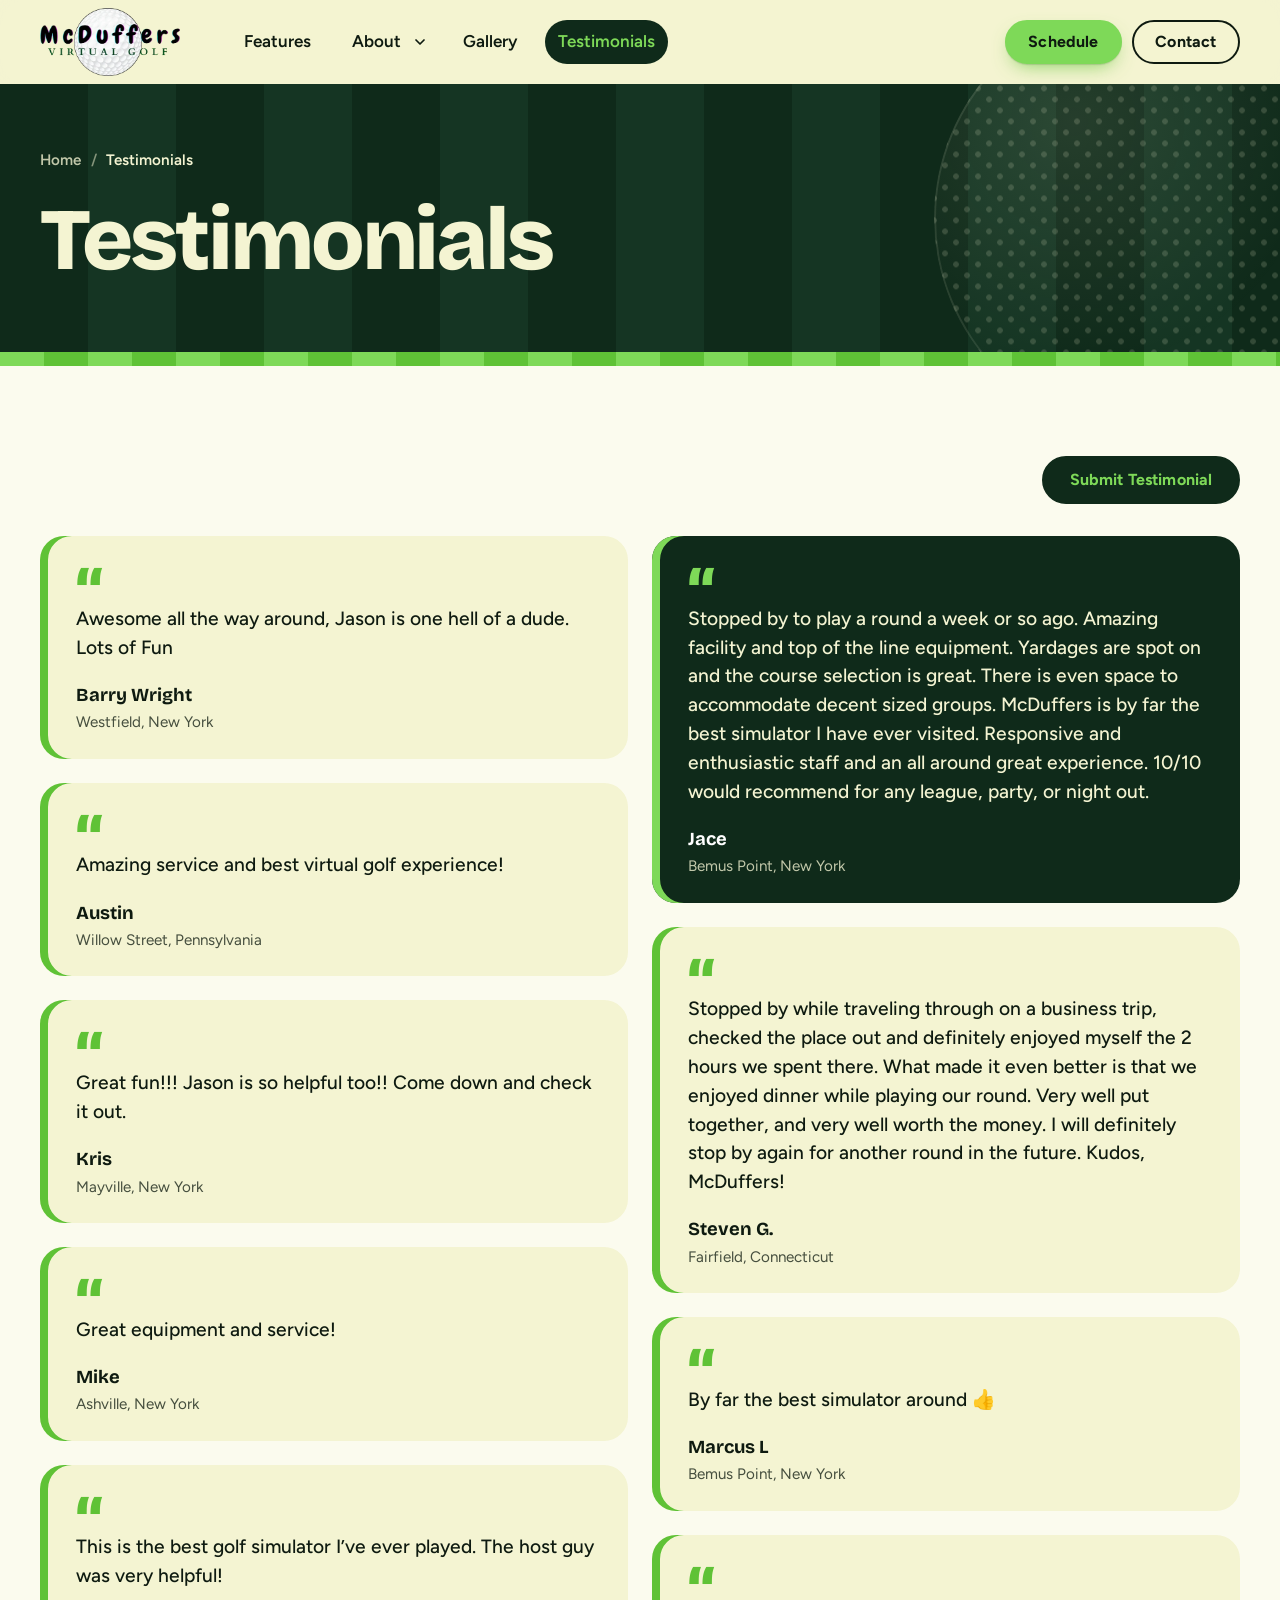
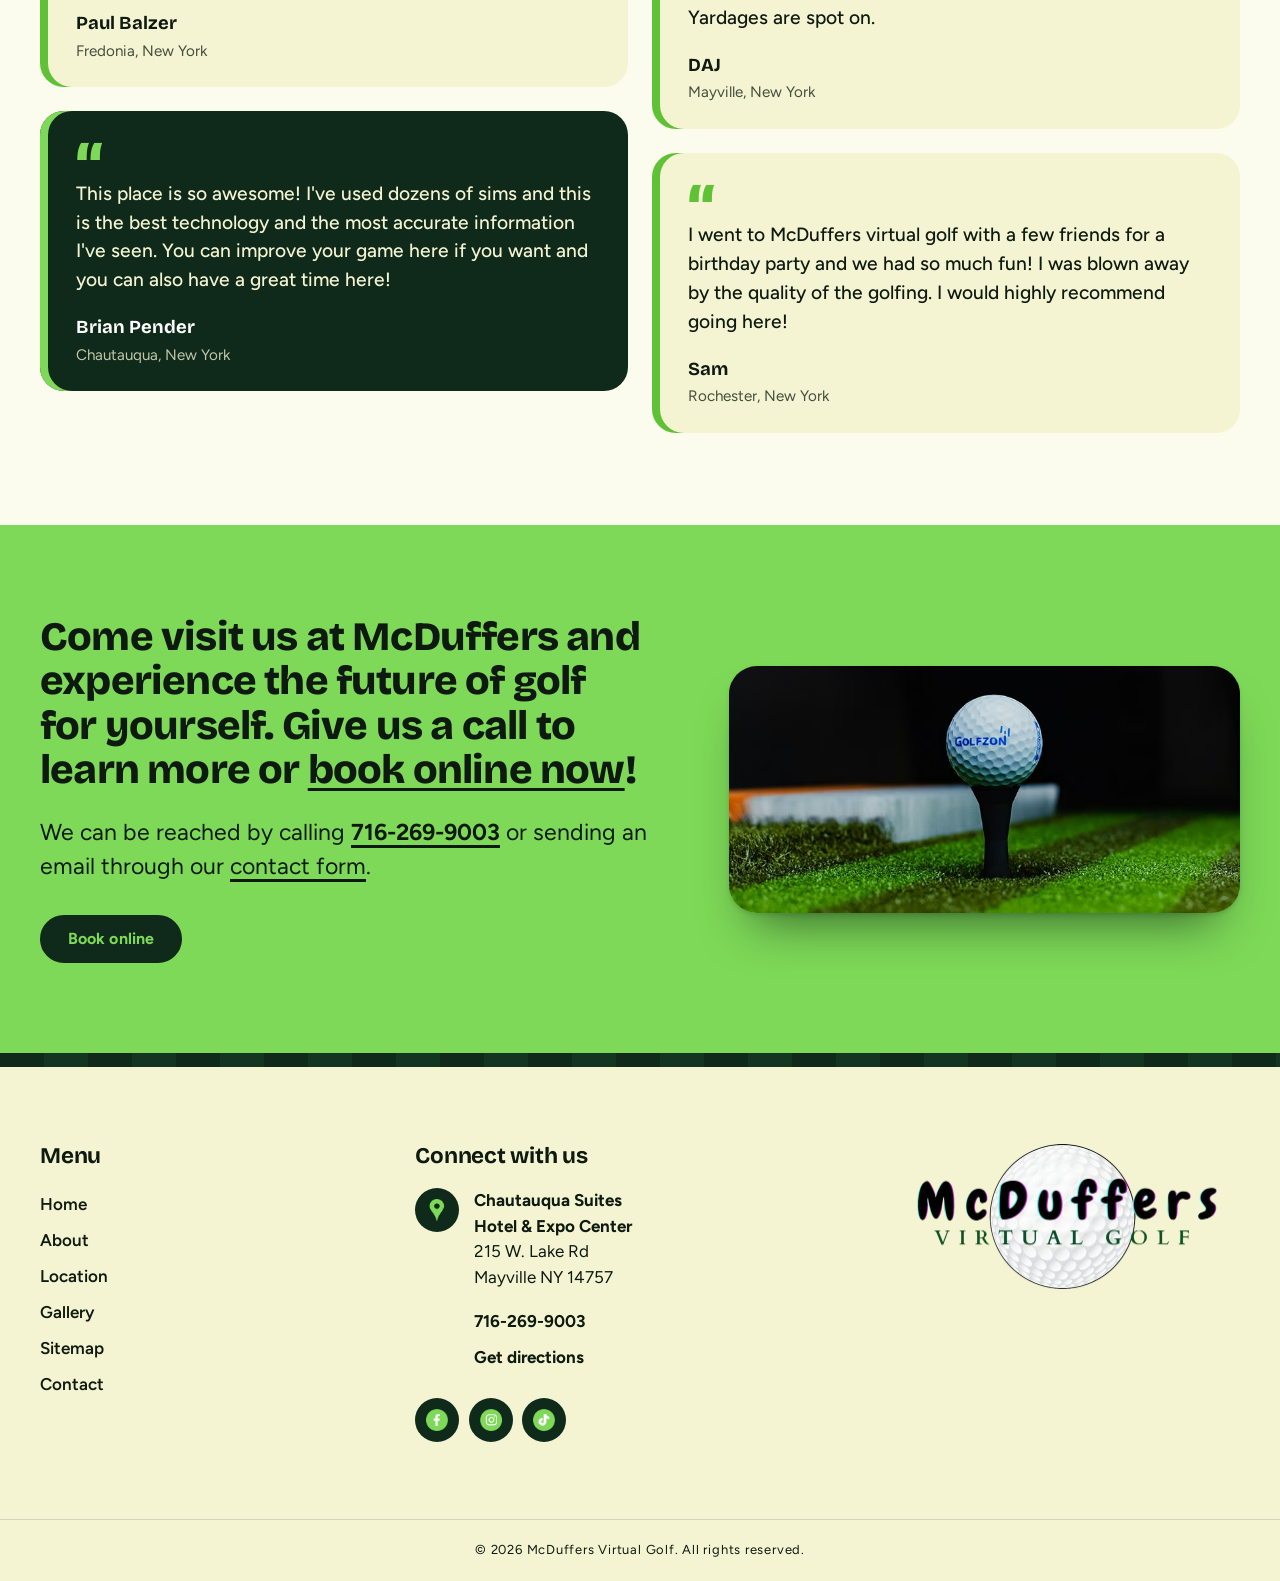
<file: testimonials.html>
<!doctype html>
<html lang="en">

<head>
    <meta charset="utf-8">
    <meta name="viewport" content="width=device-width, initial-scale=1">
    <title>Testimonials | McDuffers Virtual Golf</title>
    <meta name="description" content="What players say about McDuffers Virtual Golf, plus a form to add your own.">
    <meta name="theme-color" content="#f4f4d2">
    <link rel="canonical" href="https://mcduffers-virtual-golf.netlify.app/testimonials">
    <meta property="og:type" content="website">
    <meta property="og:site_name" content="McDuffers Virtual Golf">
    <meta property="og:locale" content="en_US">
    <meta property="og:title" content="Testimonials | McDuffers Virtual Golf">
    <meta property="og:description" content="What players say about McDuffers Virtual Golf, plus a form to add your own.">
    <meta property="og:url" content="https://mcduffers-virtual-golf.netlify.app/testimonials">
    <meta property="og:image" content="https://mcduffers-virtual-golf.netlify.app/assets/img/og-image.jpg">
    <meta property="og:image:width" content="1200">
    <meta property="og:image:height" content="630">
    <meta property="og:image:alt" content="Golfzon virtual golf simulator at McDuffers Virtual Golf in Mayville, NY">
    <meta name="twitter:card" content="summary_large_image">
    <script type="speculationrules">{"prefetch":[{"where":{"href_matches":"/*"},"eagerness":"moderate"}]}</script>
    <link rel="icon" href="favicon.ico" sizes="48x48">
    <link rel="icon" href="assets/img/icon-192.png" type="image/png" sizes="192x192">
    <link rel="apple-touch-icon" href="apple-touch-icon.png">
    <link rel="preload" href="assets/fonts/figtree-latin-wght-normal.woff2" as="font" type="font/woff2" crossorigin>
    <link rel="preload" href="assets/fonts/bricolage-grotesque-latin-wght-normal.woff2" as="font" type="font/woff2" crossorigin>
    <script>document.documentElement.classList.add('js');</script>

    <link rel="stylesheet" href="assets/css/style.css">
    <script type="application/ld+json">{
      "@context": "https://schema.org",
      "@type": "BreadcrumbList",
      "itemListElement": [
        {
          "@type": "ListItem",
          "position": 1,
          "name": "Home",
          "item": "https://mcduffers-virtual-golf.netlify.app/"
        },
        {
          "@type": "ListItem",
          "position": 2,
          "name": "Testimonials",
          "item": "https://mcduffers-virtual-golf.netlify.app/testimonials"
        }
      ]
    }</script>
    <script src="assets/js/main.js" defer></script>
</head>

<body>
    <a class="skip-link" href="#main">Skip to content</a>

    <!-- header -->
    <header class="site-header" id="top">
        <div class="wrap site-header__bar">
            <a class="brand" href="index.html">
                <img src="assets/img/mcduffers-virtual-golf-logo.webp" width="414" height="201" alt="McDuffers Virtual Golf home">
            </a>

            <nav class="site-nav" id="site-nav" aria-label="Primary">
                <ul class="site-nav__list">
                    <li><a href="features.html">Features</a></li>
                    <li class="has-sub">
                        <a href="about.html">About</a>
                        <button class="sub-toggle" type="button" aria-expanded="false" aria-controls="sub-about"
                            aria-label="About submenu" data-sub-toggle><svg viewBox="0 0 24 24" width="16" height="16" aria-hidden="true" focusable="false"><path d="M6 9l6 6 6-6" fill="none" stroke="currentColor" stroke-width="2.6" stroke-linecap="round" stroke-linejoin="round"/></svg></button>
                        <ul class="sub" id="sub-about">
                            <li><a href="faq.html">FAQ</a></li>
                            <li><a href="waiver-safety-rules.html">Waiver &amp; Safety Rules</a></li>
                            <li><a href="location.html">Location</a></li>
                        </ul>
                    </li>
                    <li><a href="gallery.html">Gallery</a></li>
                    <li><a href="testimonials.html" aria-current="page">Testimonials</a></li>
                </ul>
                <div class="site-nav__actions">
                    <a class="btn btn--lime" href="book-now.html">Schedule</a>
                    <a class="btn btn--outline" href="contact.html">Contact</a>
                </div>
            </nav>

            <button class="nav-toggle" type="button" aria-expanded="false" aria-controls="site-nav"
                aria-label="Open menu" data-nav-toggle>
                <span class="nav-toggle__lines" aria-hidden="true"></span>
            </button>
        </div>
        <div class="nav-scrim" data-nav-close></div>
    </header>

    <!-- main -->
    <main id="main">

        <section class="page-head stripes-turf on-dark">
            <div class="wrap">
                <nav class="crumbs" aria-label="Breadcrumb"><ol><li><a href="index.html">Home</a></li><li aria-current="page">Testimonials</li></ol></nav>
                <h1 class="page-head__title">Testimonials</h1>
            </div>
        </section>
        <div class="rail" aria-hidden="true"></div>

        <section class="page">
            <div class="wrap">
                <div class="t-bar">
                    <button class="btn btn--dark" type="button" data-dialog-open="t-dialog">Submit Testimonial</button>
                </div>
                <ul class="quotes">
                    <li><figure class="quote">
                        <blockquote><p>Awesome all the way around, Jason is one hell of a dude. Lots of Fun</p></blockquote>
                        <figcaption><b>Barry Wright</b><span>Westfield, New York</span></figcaption>
                    </figure></li>
                    <li><figure class="quote">
                        <blockquote><p>Amazing service and best virtual golf experience!</p></blockquote>
                        <figcaption><b>Austin</b><span>Willow Street, Pennsylvania</span></figcaption>
                    </figure></li>
                    <li><figure class="quote">
                        <blockquote><p>Great fun!!! Jason is so helpful too!! Come down and check it out.</p></blockquote>
                        <figcaption><b>Kris</b><span>Mayville, New York</span></figcaption>
                    </figure></li>
                    <li><figure class="quote">
                        <blockquote><p>Great equipment and service!</p></blockquote>
                        <figcaption><b>Mike</b><span>Ashville, New York</span></figcaption>
                    </figure></li>
                    <li><figure class="quote">
                        <blockquote><p>This is the best golf simulator I’ve ever played. The host guy was very helpful!</p></blockquote>
                        <figcaption><b>Paul Balzer</b><span>Fredonia, New York</span></figcaption>
                    </figure></li>
                    <li><figure class="quote quote--feature">
                        <blockquote><p>This place is so awesome! I've used dozens of sims and this is the best technology and the most accurate information I've seen. You can improve your game here if you want and you can also have a great time here!</p></blockquote>
                        <figcaption><b>Brian Pender</b><span>Chautauqua, New York</span></figcaption>
                    </figure></li>
                    <li><figure class="quote quote--feature">
                        <blockquote><p>Stopped by to play a round a week or so ago. Amazing facility and top of the line equipment. Yardages are spot on and the course selection is great. There is even space to accommodate decent sized groups. McDuffers is by far the best simulator I have ever visited. Responsive and enthusiastic staff and an all around great experience. 10/10 would recommend for any league, party, or night out.</p></blockquote>
                        <figcaption><b>Jace</b><span>Bemus Point, New York</span></figcaption>
                    </figure></li>
                    <li><figure class="quote">
                        <blockquote><p>Stopped by while traveling through on a business trip, checked the place out and definitely enjoyed myself the 2 hours we spent there. What made it even better is that we enjoyed dinner while playing our round. Very well put together, and very well worth the money. I will definitely stop by again for another round in the future. Kudos, McDuffers!</p></blockquote>
                        <figcaption><b>Steven G.</b><span>Fairfield, Connecticut</span></figcaption>
                    </figure></li>
                    <li><figure class="quote">
                        <blockquote><p>By far the best simulator around 👍</p></blockquote>
                        <figcaption><b>Marcus L</b><span>Bemus Point, New York</span></figcaption>
                    </figure></li>
                    <li><figure class="quote">
                        <blockquote><p>Yardages are spot on.</p></blockquote>
                        <figcaption><b>DAJ</b><span>Mayville, New York</span></figcaption>
                    </figure></li>
                    <li><figure class="quote">
                        <blockquote><p>I went to McDuffers virtual golf with a few friends for a birthday party and we had so much fun! I was blown away by the quality of the golfing. I would highly recommend going here!</p></blockquote>
                        <figcaption><b>Sam</b><span>Rochester, New York</span></figcaption>
                    </figure></li>
                </ul>
            </div>
        </section>

        <dialog id="t-dialog" aria-labelledby="t-title">
            <div class="dialog__body">
                <button class="dialog__close" type="button" data-dialog-close aria-label="Close form"><svg viewBox="0 0 24 24" width="18" height="18" aria-hidden="true" focusable="false"><path d="M6 6l12 12M18 6L6 18" fill="none" stroke="currentColor" stroke-width="2.6" stroke-linecap="round"/></svg></button>
                <h2 class="dialog__title" id="t-title">Submit Testimonial</h2>
                <form class="form" name="testimonial" method="POST" data-form data-netlify="true"
                    netlify-honeypot="bot-field" data-success="Testimonial received.">
                    <input type="hidden" name="form-name" value="testimonial">
                    <p hidden><label>Leave this empty <input name="bot-field"></label></p>
                    <p class="form__note">All fields are required.</p>
                    <div class="field"><label for="t-name">Name</label>
                        <input id="t-name" name="name" type="text" autocomplete="name" required></div>
                    <div class="field-row">
                        <div class="field"><label for="t-city">City</label>
                            <input id="t-city" name="city" type="text" autocomplete="address-level2" required></div>
                        <div class="field"><label for="t-state">State</label>
                            <input id="t-state" name="state" type="text" autocomplete="address-level1" required></div>
                    </div>
                    <div class="field"><label for="t-text">Testimonial</label>
                        <textarea id="t-text" name="testimonial" rows="5" required></textarea></div>
                    <fieldset class="field">
                        <legend>Rating</legend>
                        <div class="stars"><input type="radio" id="rate5" name="rating" value="5" required><label for="rate5" title="5 out of 5"><span class="sr-only">5 out of 5</span>★</label><input type="radio" id="rate4" name="rating" value="4" required><label for="rate4" title="4 out of 5"><span class="sr-only">4 out of 5</span>★</label><input type="radio" id="rate3" name="rating" value="3" required><label for="rate3" title="3 out of 5"><span class="sr-only">3 out of 5</span>★</label><input type="radio" id="rate2" name="rating" value="2" required><label for="rate2" title="2 out of 5"><span class="sr-only">2 out of 5</span>★</label><input type="radio" id="rate1" name="rating" value="1" required><label for="rate1" title="1 out of 5"><span class="sr-only">1 out of 5</span>★</label></div>
                    </fieldset>
                    <button class="btn btn--dark" type="submit">Submit</button>
                    <p class="form__status" role="status" data-status></p>
                </form>
            </div>
        </dialog>

        <!-- visit / contact call to action -->
        <section class="visit" aria-labelledby="visit-title">
            <div class="wrap visit__grid">
                <div class="visit__copy" data-reveal>
                    <h2 class="visit__title" id="visit-title">Come visit us at McDuffers and experience the future of golf for
                        yourself. Give us a call to learn more or <a class="visit__link" href="book-now.html">book online now</a>!</h2>
                    <p class="visit__text">We can be reached by calling
                        <a class="visit__phone" href="tel:+17162699003"><b>716-269-9003</b></a> or sending an email
                        through our <a class="visit__link" href="contact.html">contact form</a>.
                    </p>
                    <a class="btn btn--dark visit__btn" href="book-now.html">Book online</a>
                </div>
                <picture class="visit__media" data-reveal style="--d: 140ms">
                    <source srcset="assets/img/golfzon.avif" type="image/avif">
                    <source srcset="assets/img/golfzon.webp" type="image/webp">
                    <img src="assets/img/golfzon.jpg" width="782" height="378" loading="lazy" decoding="async"
                        alt="A Golfzon golf ball on a tee">
                </picture>
            </div>
        </section>

    </main>

    <!-- footer -->
    <div class="rail rail--dark" aria-hidden="true"></div>
    <footer class="site-footer" id="footer">
        <div class="wrap footer__grid">
            <div class="footer__col">
                <h2 class="footer__title">Menu</h2>
                <ul class="footer__links">
                    <li><a href="index.html">Home</a></li>
                    <li><a href="about.html">About</a></li>
                    <li><a href="location.html">Location</a></li>
                    <li><a href="gallery.html">Gallery</a></li>
                    <li><a href="sitemap.html">Sitemap</a></li>
                    <li><a href="contact.html">Contact</a></li>
                </ul>
            </div>

            <div class="footer__col">
                <h2 class="footer__title">Connect with us</h2>
                <div class="footer__address">
                    <span class="icon-chip" aria-hidden="true"><img src="assets/img/icon-address.png" width="64" height="64"
                            loading="lazy" alt=""></span>
                    <address>
                        <strong>Chautauqua Suites <br>Hotel &amp; Expo Center</strong><br>
                        215 W. Lake Rd <br>Mayville NY 14757
                    </address>
                </div>
                <ul class="footer__contact">
                    <li><a href="tel:+17162699003">716-269-9003</a></li>
                    <li><a href="https://www.google.com/maps/dir/?api=1&amp;destination=Chautauqua+Suites+Hotel+%26+Expo+Center%2C+215+W+Lake+Rd%2C+Mayville+NY+14757" target="_blank" rel="noopener">Get directions<span class="sr-only"> (opens in a new tab)</span></a></li>
                </ul>
                <div class="footer__social">
                    <a class="icon-chip" href="https://www.facebook.com/mcdufferschq" target="_blank" rel="noopener"
                        aria-label="Facebook (opens in a new tab)"><img src="assets/img/icon-facebook.png" width="64" height="64"
                            loading="lazy" alt=""></a>
                    <a class="icon-chip" href="https://www.instagram.com/mcdufferschq/" target="_blank" rel="noopener"
                        aria-label="Instagram (opens in a new tab)"><img src="assets/img/icon-instagram.png" width="64" height="64"
                            loading="lazy" alt=""></a>
                    <a class="icon-chip" href="https://www.tiktok.com/@mcdufferschq" target="_blank" rel="noopener"
                        aria-label="TikTok (opens in a new tab)"><img src="assets/img/icon-tik-tok.png" width="64" height="64"
                            loading="lazy" alt=""></a>
                </div>
            </div>

            <div class="footer__col footer__col--logo">
                <img src="assets/img/logo-transparent.webp" width="600" height="291" loading="lazy" alt="McDuffers Virtual Golf">
            </div>
        </div>
        <div class="subfooter">
            <p>&copy; <span data-year>2026</span> McDuffers Virtual Golf. All rights reserved.</p>
        </div>
    </footer>

    <nav class="dock" aria-label="Quick actions" data-dock>
        <a class="btn btn--outline" href="tel:+17162699003"><svg viewBox="0 0 24 24" width="20" height="20" aria-hidden="true" focusable="false"><path d="M22 16.92v3a2 2 0 0 1-2.18 2 19.79 19.79 0 0 1-8.63-3.07 19.5 19.5 0 0 1-6-6 19.79 19.79 0 0 1-3.07-8.67A2 2 0 0 1 4.11 2h3a2 2 0 0 1 2 1.72c.13.96.36 1.9.7 2.81a2 2 0 0 1-.45 2.11L8.09 9.91a16 16 0 0 0 6 6l1.27-1.27a2 2 0 0 1 2.11-.45c.91.34 1.85.57 2.81.7A2 2 0 0 1 22 16.92z" fill="none" stroke="currentColor" stroke-width="2.2" stroke-linecap="round" stroke-linejoin="round"/></svg>Call</a>
        <a class="btn btn--lime" href="book-now.html">Book online</a>
    </nav>

</body>

</html>
</file>
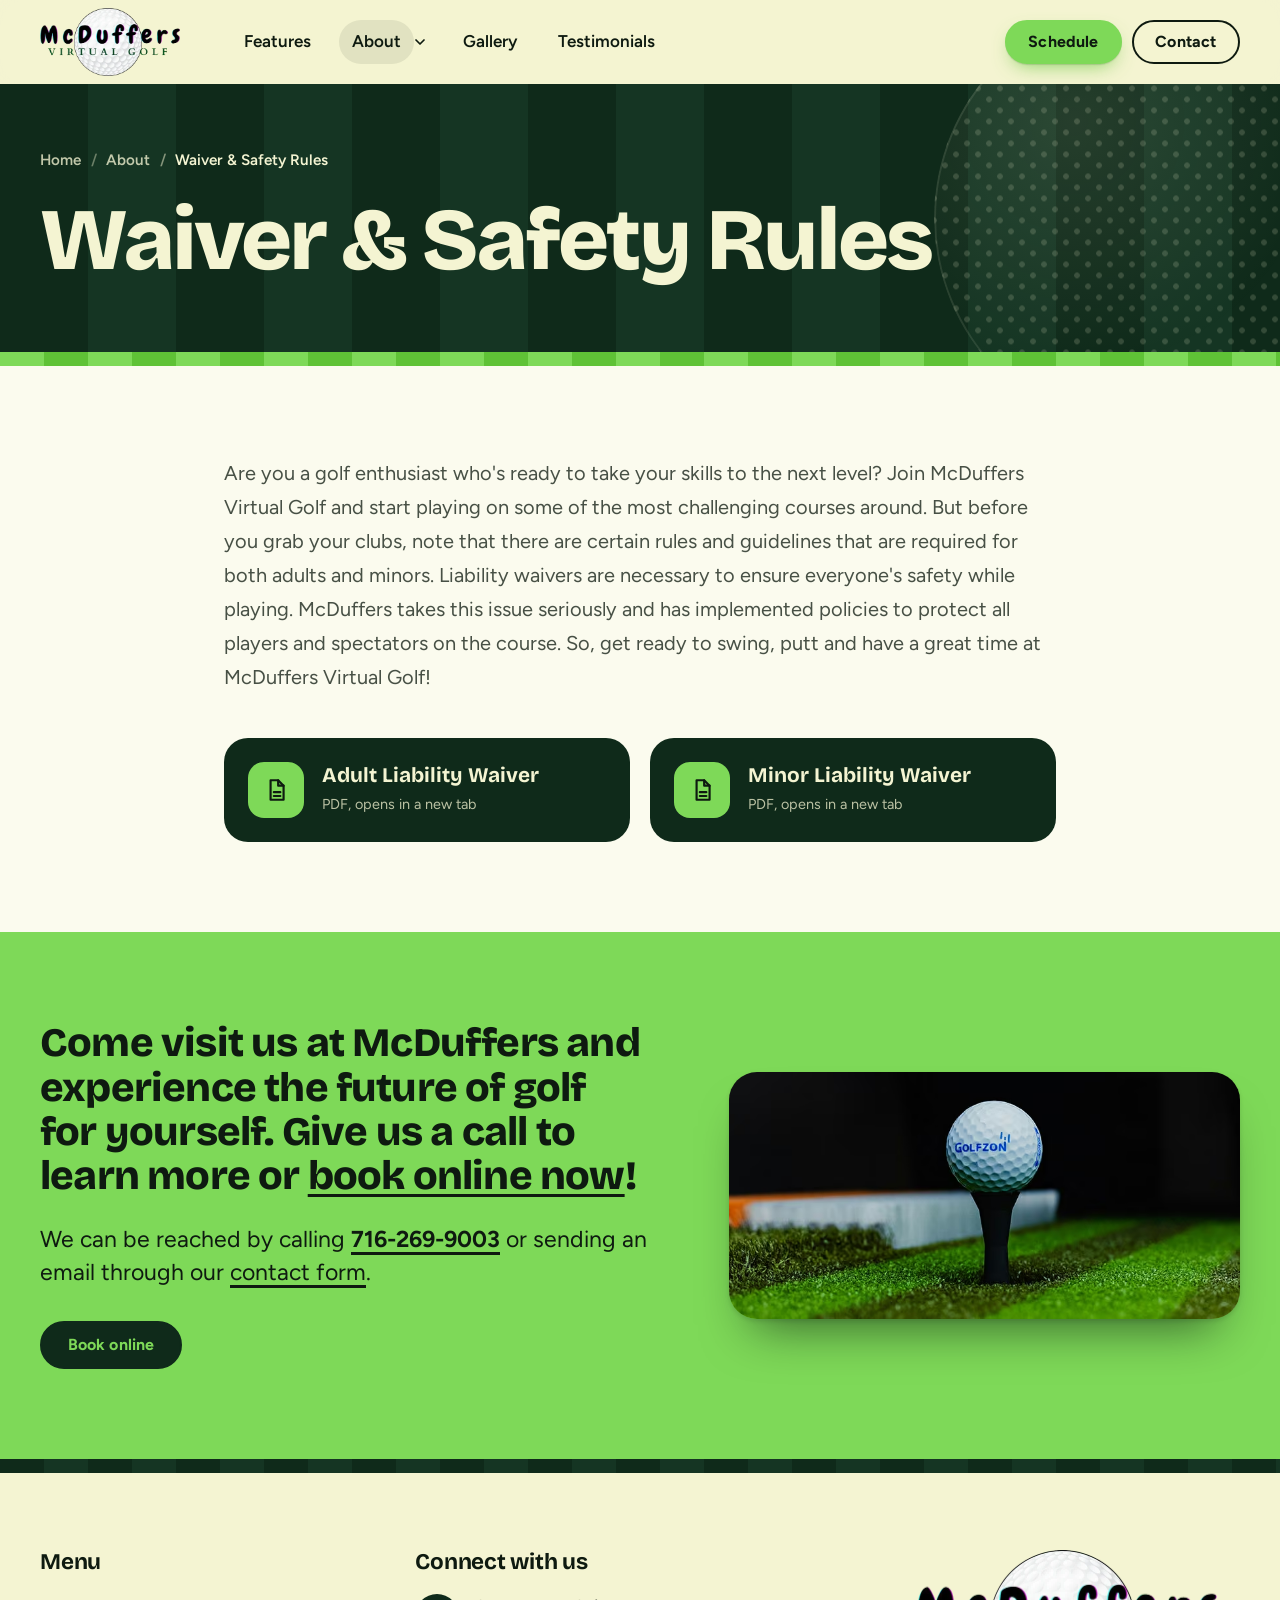
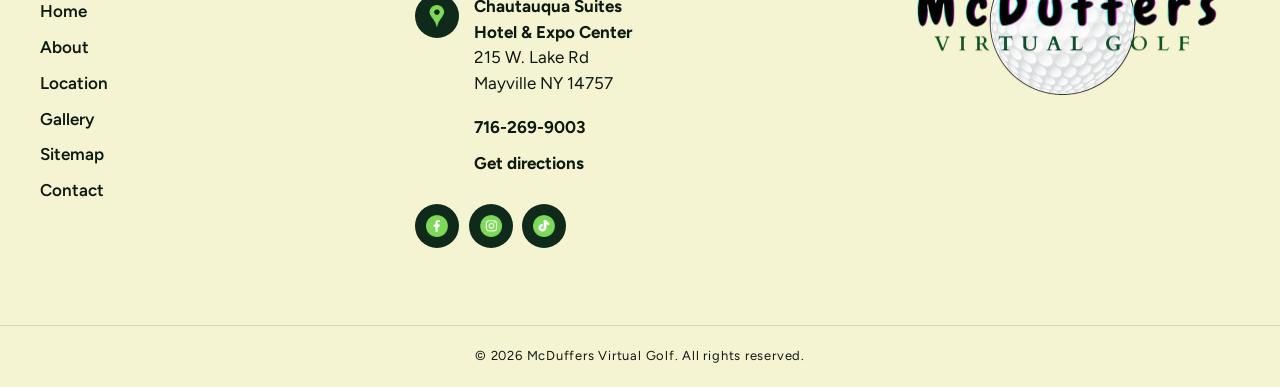
<file: waiver-safety-rules.html>
<!doctype html>
<html lang="en">

<head>
    <meta charset="utf-8">
    <meta name="viewport" content="width=device-width, initial-scale=1">
    <title>Waiver &amp; Safety Rules | McDuffers Virtual Golf</title>
    <meta name="description" content="Adult and minor liability waivers and safety rules for McDuffers Virtual Golf.">
    <meta name="theme-color" content="#f4f4d2">
    <link rel="canonical" href="https://mcduffers-virtual-golf.netlify.app/waiver-safety-rules">
    <meta property="og:type" content="website">
    <meta property="og:site_name" content="McDuffers Virtual Golf">
    <meta property="og:locale" content="en_US">
    <meta property="og:title" content="Waiver &amp; Safety Rules | McDuffers Virtual Golf">
    <meta property="og:description" content="Adult and minor liability waivers and safety rules for McDuffers Virtual Golf.">
    <meta property="og:url" content="https://mcduffers-virtual-golf.netlify.app/waiver-safety-rules">
    <meta property="og:image" content="https://mcduffers-virtual-golf.netlify.app/assets/img/og-image.jpg">
    <meta property="og:image:width" content="1200">
    <meta property="og:image:height" content="630">
    <meta property="og:image:alt" content="Golfzon virtual golf simulator at McDuffers Virtual Golf in Mayville, NY">
    <meta name="twitter:card" content="summary_large_image">
    <script type="speculationrules">{"prefetch":[{"where":{"href_matches":"/*"},"eagerness":"moderate"}]}</script>
    <link rel="icon" href="favicon.ico" sizes="48x48">
    <link rel="icon" href="assets/img/icon-192.png" type="image/png" sizes="192x192">
    <link rel="apple-touch-icon" href="apple-touch-icon.png">
    <link rel="preload" href="assets/fonts/figtree-latin-wght-normal.woff2" as="font" type="font/woff2" crossorigin>
    <link rel="preload" href="assets/fonts/bricolage-grotesque-latin-wght-normal.woff2" as="font" type="font/woff2" crossorigin>
    <script>document.documentElement.classList.add('js');</script>

    <link rel="stylesheet" href="assets/css/style.css">
    <script type="application/ld+json">{
      "@context": "https://schema.org",
      "@type": "BreadcrumbList",
      "itemListElement": [
        {
          "@type": "ListItem",
          "position": 1,
          "name": "Home",
          "item": "https://mcduffers-virtual-golf.netlify.app/"
        },
        {
          "@type": "ListItem",
          "position": 2,
          "name": "About",
          "item": "https://mcduffers-virtual-golf.netlify.app/about"
        },
        {
          "@type": "ListItem",
          "position": 3,
          "name": "Waiver & Safety Rules",
          "item": "https://mcduffers-virtual-golf.netlify.app/waiver-safety-rules"
        }
      ]
    }</script>
    <script src="assets/js/main.js" defer></script>
</head>

<body>
    <a class="skip-link" href="#main">Skip to content</a>

    <!-- header -->
    <header class="site-header" id="top">
        <div class="wrap site-header__bar">
            <a class="brand" href="index.html">
                <img src="assets/img/mcduffers-virtual-golf-logo.webp" width="414" height="201" alt="McDuffers Virtual Golf home">
            </a>

            <nav class="site-nav" id="site-nav" aria-label="Primary">
                <ul class="site-nav__list">
                    <li><a href="features.html">Features</a></li>
                    <li class="has-sub is-section">
                        <a href="about.html">About</a>
                        <button class="sub-toggle" type="button" aria-expanded="false" aria-controls="sub-about"
                            aria-label="About submenu" data-sub-toggle><svg viewBox="0 0 24 24" width="16" height="16" aria-hidden="true" focusable="false"><path d="M6 9l6 6 6-6" fill="none" stroke="currentColor" stroke-width="2.6" stroke-linecap="round" stroke-linejoin="round"/></svg></button>
                        <ul class="sub" id="sub-about">
                            <li><a href="faq.html">FAQ</a></li>
                            <li><a href="waiver-safety-rules.html" aria-current="page">Waiver &amp; Safety Rules</a></li>
                            <li><a href="location.html">Location</a></li>
                        </ul>
                    </li>
                    <li><a href="gallery.html">Gallery</a></li>
                    <li><a href="testimonials.html">Testimonials</a></li>
                </ul>
                <div class="site-nav__actions">
                    <a class="btn btn--lime" href="book-now.html">Schedule</a>
                    <a class="btn btn--outline" href="contact.html">Contact</a>
                </div>
            </nav>

            <button class="nav-toggle" type="button" aria-expanded="false" aria-controls="site-nav"
                aria-label="Open menu" data-nav-toggle>
                <span class="nav-toggle__lines" aria-hidden="true"></span>
            </button>
        </div>
        <div class="nav-scrim" data-nav-close></div>
    </header>

    <!-- main -->
    <main id="main">

        <section class="page-head stripes-turf on-dark">
            <div class="wrap">
                <nav class="crumbs" aria-label="Breadcrumb"><ol><li><a href="index.html">Home</a></li><li><a href="about.html">About</a></li><li aria-current="page">Waiver &amp; Safety Rules</li></ol></nav>
                <h1 class="page-head__title">Waiver &amp; Safety Rules</h1>
            </div>
        </section>
        <div class="rail" aria-hidden="true"></div>

        <section class="page">
            <div class="wrap wrap--narrow">
                <p class="body-lg">Are you a golf enthusiast who's ready to take your skills to the next level? Join
                    McDuffers Virtual Golf and start playing on some of the most challenging courses around. But before
                    you grab your clubs, note that there are certain rules and guidelines that are required for both
                    adults and minors. Liability waivers are necessary to ensure everyone's safety while playing.
                    McDuffers takes this issue seriously and has implemented policies to protect all players and
                    spectators on the course. So, get ready to swing, putt and have a great time at McDuffers Virtual
                    Golf!</p>
                <ul class="docs">
                    <li><a class="doc" href="https://media.cmsmax.cloud/9vk1xpkxsellbbsw6kbrx/Liability%20Waiver_%20Adult_1.pdf" target="_blank" rel="noopener">
                        <span class="doc__icon"><svg viewBox="0 0 24 24" width="26" height="26" aria-hidden="true" focusable="false"><path d="M7 3h7l5 5v13H7z" fill="none" stroke="currentColor" stroke-width="2" stroke-linejoin="round"/><path d="M14 3v5h5M10 14h6M10 17.5h6" fill="none" stroke="currentColor" stroke-width="2" stroke-linecap="round" stroke-linejoin="round"/></svg></span>
                        <span class="doc__name">Adult Liability Waiver</span>
                        <span class="doc__meta">PDF, opens in a new tab</span>
                    </a></li>
                    <li><a class="doc" href="https://media.cmsmax.cloud/9vk1xpkxsellbbsw6kbrx/Liability%20Waiver_Minor_1.pdf" target="_blank" rel="noopener">
                        <span class="doc__icon"><svg viewBox="0 0 24 24" width="26" height="26" aria-hidden="true" focusable="false"><path d="M7 3h7l5 5v13H7z" fill="none" stroke="currentColor" stroke-width="2" stroke-linejoin="round"/><path d="M14 3v5h5M10 14h6M10 17.5h6" fill="none" stroke="currentColor" stroke-width="2" stroke-linecap="round" stroke-linejoin="round"/></svg></span>
                        <span class="doc__name">Minor Liability Waiver</span>
                        <span class="doc__meta">PDF, opens in a new tab</span>
                    </a></li>
                </ul>
            </div>
        </section>

        <!-- visit / contact call to action -->
        <section class="visit" aria-labelledby="visit-title">
            <div class="wrap visit__grid">
                <div class="visit__copy" data-reveal>
                    <h2 class="visit__title" id="visit-title">Come visit us at McDuffers and experience the future of golf for
                        yourself. Give us a call to learn more or <a class="visit__link" href="book-now.html">book online now</a>!</h2>
                    <p class="visit__text">We can be reached by calling
                        <a class="visit__phone" href="tel:+17162699003"><b>716-269-9003</b></a> or sending an email
                        through our <a class="visit__link" href="contact.html">contact form</a>.
                    </p>
                    <a class="btn btn--dark visit__btn" href="book-now.html">Book online</a>
                </div>
                <picture class="visit__media" data-reveal style="--d: 140ms">
                    <source srcset="assets/img/golfzon.avif" type="image/avif">
                    <source srcset="assets/img/golfzon.webp" type="image/webp">
                    <img src="assets/img/golfzon.jpg" width="782" height="378" loading="lazy" decoding="async"
                        alt="A Golfzon golf ball on a tee">
                </picture>
            </div>
        </section>

    </main>

    <!-- footer -->
    <div class="rail rail--dark" aria-hidden="true"></div>
    <footer class="site-footer" id="footer">
        <div class="wrap footer__grid">
            <div class="footer__col">
                <h2 class="footer__title">Menu</h2>
                <ul class="footer__links">
                    <li><a href="index.html">Home</a></li>
                    <li><a href="about.html">About</a></li>
                    <li><a href="location.html">Location</a></li>
                    <li><a href="gallery.html">Gallery</a></li>
                    <li><a href="sitemap.html">Sitemap</a></li>
                    <li><a href="contact.html">Contact</a></li>
                </ul>
            </div>

            <div class="footer__col">
                <h2 class="footer__title">Connect with us</h2>
                <div class="footer__address">
                    <span class="icon-chip" aria-hidden="true"><img src="assets/img/icon-address.png" width="64" height="64"
                            loading="lazy" alt=""></span>
                    <address>
                        <strong>Chautauqua Suites <br>Hotel &amp; Expo Center</strong><br>
                        215 W. Lake Rd <br>Mayville NY 14757
                    </address>
                </div>
                <ul class="footer__contact">
                    <li><a href="tel:+17162699003">716-269-9003</a></li>
                    <li><a href="https://www.google.com/maps/dir/?api=1&amp;destination=Chautauqua+Suites+Hotel+%26+Expo+Center%2C+215+W+Lake+Rd%2C+Mayville+NY+14757" target="_blank" rel="noopener">Get directions<span class="sr-only"> (opens in a new tab)</span></a></li>
                </ul>
                <div class="footer__social">
                    <a class="icon-chip" href="https://www.facebook.com/mcdufferschq" target="_blank" rel="noopener"
                        aria-label="Facebook (opens in a new tab)"><img src="assets/img/icon-facebook.png" width="64" height="64"
                            loading="lazy" alt=""></a>
                    <a class="icon-chip" href="https://www.instagram.com/mcdufferschq/" target="_blank" rel="noopener"
                        aria-label="Instagram (opens in a new tab)"><img src="assets/img/icon-instagram.png" width="64" height="64"
                            loading="lazy" alt=""></a>
                    <a class="icon-chip" href="https://www.tiktok.com/@mcdufferschq" target="_blank" rel="noopener"
                        aria-label="TikTok (opens in a new tab)"><img src="assets/img/icon-tik-tok.png" width="64" height="64"
                            loading="lazy" alt=""></a>
                </div>
            </div>

            <div class="footer__col footer__col--logo">
                <img src="assets/img/logo-transparent.webp" width="600" height="291" loading="lazy" alt="McDuffers Virtual Golf">
            </div>
        </div>
        <div class="subfooter">
            <p>&copy; <span data-year>2026</span> McDuffers Virtual Golf. All rights reserved.</p>
        </div>
    </footer>

    <nav class="dock" aria-label="Quick actions" data-dock>
        <a class="btn btn--outline" href="tel:+17162699003"><svg viewBox="0 0 24 24" width="20" height="20" aria-hidden="true" focusable="false"><path d="M22 16.92v3a2 2 0 0 1-2.18 2 19.79 19.79 0 0 1-8.63-3.07 19.5 19.5 0 0 1-6-6 19.79 19.79 0 0 1-3.07-8.67A2 2 0 0 1 4.11 2h3a2 2 0 0 1 2 1.72c.13.96.36 1.9.7 2.81a2 2 0 0 1-.45 2.11L8.09 9.91a16 16 0 0 0 6 6l1.27-1.27a2 2 0 0 1 2.11-.45c.91.34 1.85.57 2.81.7A2 2 0 0 1 22 16.92z" fill="none" stroke="currentColor" stroke-width="2.2" stroke-linecap="round" stroke-linejoin="round"/></svg>Call</a>
        <a class="btn btn--lime" href="book-now.html">Book online</a>
    </nav>

</body>

</html>
</file>
<file: assets/css/style.css>
/* ==========================================================================
   McDuffers Virtual Golf — redesign
   No framework. Breakpoints (max-width): 1200 / 992 / 768 / 576 / 300
   Motif: mowing stripes (alternating bands of cut grass)
   ========================================================================== */

/* ---------- Fonts (self-hosted, variable) ---------- */
@font-face {
  font-family: "Bricolage Grotesque";
  src: url("../fonts/bricolage-grotesque-latin-wght-normal.woff2") format("woff2");
  font-weight: 200 800;
  font-style: normal;
  font-display: swap;
}
@font-face {
  font-family: "Figtree";
  src: url("../fonts/figtree-latin-wght-normal.woff2") format("woff2");
  font-weight: 300 900;
  font-style: normal;
  font-display: swap;
}
@font-face {
  font-family: "Figtree";
  src: url("../fonts/figtree-latin-wght-italic.woff2") format("woff2");
  font-weight: 300 900;
  font-style: italic;
  font-display: swap;
}

/* ---------- Tokens ---------- */
:root {
  /* brand colours kept from the old site: lime #7ed958, cream #f4f4d2, olive #68681d */
  --turf-950: #0a1a10;
  --turf-900: #0f2a1a;
  --turf-800: #153523;
  --lime: #7ed958;
  --lime-600: #5fc236;
  --cream: #f4f4d2;
  --cream-deep: #ececc6;
  --paper: #fbfbee;
  --olive: #68681d;
  --ink: #0e1a10;
  --ink-soft: rgba(14, 26, 16, 0.76);

  --font-display: "Bricolage Grotesque", "Trebuchet MS", system-ui, sans-serif;
  --font-body: "Figtree", system-ui, -apple-system, "Segoe UI", sans-serif;

  --header-h: 84px;
  --gutter: 32px;
  --stripe: 88px;
  --maxw: 1200px;
  --ease: cubic-bezier(0.4, 0, 0.2, 1);
  --focus: var(--turf-900);
}

/* ---------- Reset ---------- */
*,
*::before,
*::after {
  box-sizing: border-box;
}
* {
  margin: 0;
}
html {
  -webkit-text-size-adjust: 100%;
  scroll-padding-top: var(--header-h);
}
@media (prefers-reduced-motion: no-preference) {
  html {
    scroll-behavior: smooth;
  }
}
body {
  font-family: var(--font-body);
  font-size: 1.0625rem;
  line-height: 1.6;
  color: var(--ink);
  background: var(--cream);
  -webkit-font-smoothing: antialiased;
  text-rendering: optimizeLegibility;
  overflow-x: hidden;
}
img,
picture,
svg {
  display: block;
  max-width: 100%;
}
img {
  height: auto;
}
ul,
ol {
  padding: 0;
  list-style: none;
}
a {
  color: inherit;
}
button {
  font: inherit;
  color: inherit;
  cursor: pointer;
}
address {
  font-style: normal;
}
h1,
h2,
h3 {
  font-family: var(--font-display);
  line-height: 1.05;
  text-wrap: balance;
}
:focus-visible {
  outline: 3px solid var(--focus);
  outline-offset: 3px;
}
.on-dark {
  --focus: var(--lime);
}
.sr-only {
  position: absolute;
  width: 1px;
  height: 1px;
  padding: 0;
  margin: -1px;
  overflow: hidden;
  clip: rect(0, 0, 0, 0);
  white-space: nowrap;
  border: 0;
}
.skip-link {
  position: fixed;
  top: 8px;
  left: 8px;
  z-index: 300;
  padding: 0.6rem 1rem;
  border-radius: 999px;
  background: var(--ink);
  color: var(--lime);
  font-weight: 700;
  text-decoration: none;
  transform: translateY(-200%);
  transition: transform 0.2s var(--ease);
}
.skip-link:focus {
  transform: none;
}

.wrap {
  width: min(100% - var(--gutter) * 2, var(--maxw));
  margin-inline: auto;
}

/* ---------- Mowing stripes ---------- */
.stripes-turf {
  background-color: var(--turf-900);
  background-image: repeating-linear-gradient(
    90deg,
    var(--turf-900) 0 var(--stripe),
    var(--turf-800) var(--stripe) calc(var(--stripe) * 2)
  );
}
.rail {
  height: 14px;
  background: repeating-linear-gradient(
    90deg,
    var(--lime) 0 calc(var(--stripe) * 0.5),
    var(--lime-600) calc(var(--stripe) * 0.5) var(--stripe)
  );
}
.rail--dark {
  background: repeating-linear-gradient(
    90deg,
    var(--turf-900) 0 calc(var(--stripe) * 0.5),
    var(--turf-800) calc(var(--stripe) * 0.5) var(--stripe)
  );
}

/* ---------- Buttons ---------- */
.btn {
  display: inline-flex;
  align-items: center;
  justify-content: center;
  min-height: 48px;
  padding: 0 1.6rem;
  border: 2px solid transparent;
  border-radius: 999px;
  font-family: var(--font-body);
  font-size: 1rem;
  font-weight: 700;
  letter-spacing: 0.01em;
  line-height: 1;
  text-decoration: none;
  white-space: nowrap;
  transition:
    background-color 0.3s var(--ease),
    color 0.3s var(--ease),
    border-color 0.3s var(--ease),
    transform 0.3s var(--ease),
    box-shadow 0.3s var(--ease);
}
.btn--lime {
  background: var(--lime);
  border-color: var(--lime);
  color: var(--ink);
  box-shadow: 0 1px 1px rgba(10, 26, 16, 0.12), 0 8px 20px -8px rgba(95, 194, 54, 0.8);
}
.btn--lime:hover {
  background: var(--turf-900);
  border-color: var(--turf-900);
  color: var(--lime);
  transform: translateY(-2px);
  box-shadow: 0 2px 2px rgba(10, 26, 16, 0.12), 0 14px 26px -10px rgba(10, 26, 16, 0.55);
}
.on-dark .btn--lime:hover {
  background: var(--cream);
  border-color: var(--cream);
  color: var(--ink);
}
.btn--outline {
  border-color: var(--ink);
  color: var(--ink);
}
.btn--outline:hover {
  background: var(--ink);
  color: var(--cream);
  transform: translateY(-2px);
}
.btn:active {
  transform: translateY(0) scale(0.97);
}

/* ==========================================================================
   Header
   ========================================================================== */
.site-header {
  position: fixed;
  inset: 0 0 auto 0;
  z-index: 100;
  height: var(--header-h);
  transition: box-shadow 0.3s var(--ease);
}
.site-header::before {
  content: "";
  position: absolute;
  inset: 0;
  z-index: -1;
  background: rgba(244, 244, 210, 0.92);
  -webkit-backdrop-filter: blur(14px) saturate(1.4);
  backdrop-filter: blur(14px) saturate(1.4);
}
.site-header.is-scrolled {
  box-shadow: 0 1px 0 rgba(14, 26, 16, 0.08), 0 12px 30px -18px rgba(14, 26, 16, 0.5);
}
.site-header__bar {
  display: flex;
  align-items: center;
  height: 100%;
}
.brand {
  flex: none;
  border-radius: 12px;
}
.brand img {
  width: auto;
  height: 68px;
}
.site-nav {
  display: flex;
  flex: 1;
  align-items: center;
  justify-content: space-between;
  gap: 1.5rem;
  margin-left: clamp(1.5rem, 4vw, 3.5rem);
}
.site-nav__list {
  display: flex;
  gap: clamp(0.25rem, 1.2vw, 1rem);
}
.site-nav__list a {
  position: relative;
  display: inline-block;
  padding: 0.55rem 0.8rem;
  border-radius: 999px;
  font-size: 1.0625rem;
  font-weight: 600;
  text-decoration: none;
  transition: background-color 0.3s var(--ease), color 0.3s var(--ease);
}
.site-nav__list a:hover {
  background: rgba(14, 26, 16, 0.08);
}
.site-nav__actions {
  display: flex;
  gap: 0.6rem;
}
.site-nav__actions .btn {
  min-height: 44px;
  padding-inline: 1.35rem;
}

.nav-toggle,
.nav-scrim {
  display: none;
}

/* ==========================================================================
   Hero slider (vanilla JS, see main.js)
   ========================================================================== */
.slider {
  --slider-h: max(420px, min(46.25vw, calc(100svh - var(--header-h))));
  --autoplay: 6500ms;
  position: relative;
  margin-top: var(--header-h);
  background: var(--turf-950);
}
.slider__viewport {
  position: relative;
  height: var(--slider-h);
  overflow: hidden;
  touch-action: pan-y;
  cursor: grab;
  user-select: none;
  -webkit-user-select: none;
}
.slider__viewport.is-dragging {
  cursor: grabbing;
}
.slide {
  --off: 0;
  position: absolute;
  inset: 0;
  transform: translate3d(calc(var(--off) * 100% + var(--drag, 0px)), 0, 0);
  transition: transform 0.75s cubic-bezier(0.65, 0, 0.2, 1);
  will-change: transform;
}
.slide.no-anim,
.is-dragging .slide {
  transition: none;
}
.slide picture,
.slide img {
  width: 100%;
  height: 100%;
}
.slide img {
  object-fit: cover;
  object-position: 50% 50%;
  -webkit-user-drag: none;
  pointer-events: none;
}

.slider__ui {
  display: none;
}
.js .slider__ui {
  display: block;
}
.slider__arrow {
  position: absolute;
  top: 50%;
  z-index: 2;
  display: grid;
  place-items: center;
  width: 52px;
  height: 52px;
  padding: 0;
  margin-top: -26px;
  border: 1px solid rgba(244, 244, 210, 0.35);
  border-radius: 50%;
  background: rgba(10, 26, 16, 0.55);
  -webkit-backdrop-filter: blur(8px);
  backdrop-filter: blur(8px);
  color: var(--cream);
  transition:
    background-color 0.3s var(--ease),
    color 0.3s var(--ease),
    transform 0.3s var(--ease);
}
.slider__arrow--prev {
  left: clamp(12px, 2vw, 32px);
}
.slider__arrow--next {
  right: clamp(12px, 2vw, 32px);
}
.slider__arrow:hover {
  background: var(--lime);
  border-color: var(--lime);
  color: var(--ink);
}
.slider__arrow:active {
  transform: scale(0.92);
}
.slider :focus-visible {
  outline-color: var(--lime);
}

.slider__bar {
  position: absolute;
  left: 50%;
  bottom: 22px;
  z-index: 2;
  display: flex;
  align-items: center;
  gap: 4px;
  padding: 4px 8px 4px 10px;
  border: 1px solid rgba(244, 244, 210, 0.22);
  border-radius: 999px;
  background: rgba(10, 26, 16, 0.62);
  -webkit-backdrop-filter: blur(10px);
  backdrop-filter: blur(10px);
  transform: translateX(-50%);
}
.slider__dots {
  display: flex;
  align-items: center;
}
.dot {
  display: grid;
  place-items: center;
  width: 28px;
  height: 36px;
  padding: 0;
  border: 0;
  background: none;
  transition: width 0.4s var(--ease);
}
.dot__pill {
  position: relative;
  display: block;
  width: 10px;
  height: 10px;
  overflow: hidden;
  border-radius: 999px;
  background: rgba(244, 244, 210, 0.45);
  transition: width 0.4s var(--ease), background-color 0.3s var(--ease);
}
.dot:hover .dot__pill {
  background: rgba(244, 244, 210, 0.85);
}
.dot.is-active {
  width: 52px;
}
.dot.is-active .dot__pill {
  width: 40px;
  background: rgba(244, 244, 210, 0.35);
}
.dot__fill {
  position: absolute;
  inset: 0;
  background: var(--lime);
  transform: scaleX(0);
  transform-origin: left center;
}
.dot.is-active .dot__fill {
  animation: dot-fill var(--autoplay) linear forwards;
}
.slider.is-paused .dot__fill {
  animation-play-state: paused;
}
@keyframes dot-fill {
  from {
    transform: scaleX(0);
  }
  to {
    transform: scaleX(1);
  }
}
.slider__play {
  display: grid;
  place-items: center;
  width: 34px;
  height: 34px;
  padding: 0;
  margin-left: 2px;
  border: 0;
  border-radius: 50%;
  background: transparent;
  color: var(--cream);
  transition: background-color 0.3s var(--ease), color 0.3s var(--ease);
}
.slider__play:hover {
  background: var(--lime);
  color: var(--ink);
}
.slider__play .icon-play,
.slider.is-user-paused .slider__play .icon-pause {
  display: none;
}
.slider.is-user-paused .slider__play .icon-play {
  display: block;
}

/* ==========================================================================
   Statements (welcome / pride)
   ========================================================================== */
.statement {
  padding-block: clamp(3.5rem, 8vw, 7rem);
}
.statement--cream {
  background-color: var(--cream);
  background-image: repeating-linear-gradient(
    90deg,
    var(--cream) 0 var(--stripe),
    var(--cream-deep) var(--stripe) calc(var(--stripe) * 2)
  );
}
.statement__text {
  max-width: 24em;
  font-family: var(--font-display);
  font-size: clamp(1.4rem, 1rem + 1.7vw, 2.5rem);
  font-weight: 600;
  line-height: 1.24;
  letter-spacing: -0.012em;
  text-wrap: pretty;
}
.statement--turf .statement__text {
  color: var(--cream);
  margin-left: auto;
}

/* ==========================================================================
   TwoVision Plus
   ========================================================================== */
.twovision {
  position: relative;
  isolation: isolate;
  display: flex;
  align-items: center;
  min-height: clamp(340px, 34vw, 480px);
  padding-block: clamp(3rem, 6vw, 5rem);
  background: var(--turf-950);
  color: var(--cream);
}
.bleed,
.bleed img {
  position: absolute;
  inset: 0;
  width: 100%;
  height: 100%;
}
.bleed {
  z-index: -2;
}
.bleed img {
  object-fit: cover;
}
.twovision .bleed img {
  object-position: 70% 50%;
}
.twovision::after {
  content: "";
  position: absolute;
  inset: 0;
  z-index: -1;
  background: linear-gradient(90deg, rgba(10, 26, 16, 0.92) 0%, rgba(10, 26, 16, 0.7) 38%, rgba(10, 26, 16, 0) 70%);
}
.twovision__inner {
  display: flex;
  flex-direction: column;
  align-items: flex-start;
  gap: 2rem;
}
.twovision__logo {
  width: min(100%, 405px);
  height: auto;
}

/* ==========================================================================
   Incredible Technology
   ========================================================================== */
.tech {
  padding-block: clamp(4rem, 9vw, 8rem);
  background: var(--paper);
}
.tech__grid {
  display: grid;
  grid-template-columns: minmax(0, 1.05fr) minmax(0, 1fr);
  align-items: center;
  gap: clamp(2rem, 6vw, 6rem);
}
.tech__title {
  font-size: clamp(2.75rem, 1rem + 6.4vw, 6.25rem);
  font-weight: 800;
  line-height: 0.92;
  letter-spacing: -0.035em;
  color: var(--turf-900);
  /* the one place the stripe motif becomes type */
  background-image: repeating-linear-gradient(90deg, var(--turf-900) 0 0.46em, #2f7a2c 0.46em 0.92em);
  -webkit-background-clip: text;
  background-clip: text;
  -webkit-text-fill-color: transparent;
}
.tech__text {
  max-width: 34em;
  font-size: clamp(1.0625rem, 1rem + 0.35vw, 1.25rem);
  font-weight: 500;
  line-height: 1.65;
  color: var(--ink-soft);
}

/* ==========================================================================
   Features
   ========================================================================== */
.features {
  padding-block: clamp(4rem, 8vw, 7rem);
  color: var(--cream);
}
.features__grid {
  display: grid;
  grid-template-columns: repeat(4, minmax(0, 1fr));
  gap: clamp(1.5rem, 3vw, 3rem);
}
.feature {
  padding-top: 2rem;
  border-top: 2px solid rgba(244, 244, 210, 0.2);
}
.feature__img {
  width: min(100%, 210px);
  aspect-ratio: 1;
  margin-bottom: 1.75rem;
  border-radius: 50%;
  box-shadow: 0 0 0 5px var(--turf-900), 0 0 0 7px var(--lime), 0 24px 40px -18px rgba(0, 0, 0, 0.7);
  transition: transform 0.5s var(--ease);
}
.feature:hover .feature__img {
  transform: scale(1.04) rotate(-3deg);
}
.feature__title {
  margin-bottom: 0.75rem;
  font-size: clamp(1.35rem, 1.1rem + 0.6vw, 1.7rem);
  font-weight: 700;
  line-height: 1.1;
  letter-spacing: -0.01em;
  color: #fff;
}
.feature p {
  color: rgba(244, 244, 210, 0.82);
}

/* ==========================================================================
   Real life courses
   ========================================================================== */
.courses {
  position: relative;
  isolation: isolate;
  display: flex;
  align-items: center;
  min-height: clamp(540px, 50vw, 760px);
  padding-block: clamp(4rem, 8vw, 7rem);
  background: #0a4a8c;
  color: #fff;
}
.courses .bleed img {
  object-position: 60% 50%;
}
.courses::after {
  content: "";
  position: absolute;
  inset: 0;
  z-index: -1;
  background: linear-gradient(90deg, rgba(5, 22, 36, 0.82) 0%, rgba(5, 22, 36, 0.5) 42%, rgba(5, 22, 36, 0) 72%);
}
.courses__inner {
  display: flex;
  flex-direction: column;
  align-items: flex-start;
}
.courses__title {
  margin-bottom: 1.5rem;
  font-size: clamp(2.75rem, 1rem + 6vw, 5.75rem);
  font-weight: 800;
  line-height: 0.94;
  letter-spacing: -0.03em;
  text-shadow: 0 2px 30px rgba(0, 0, 0, 0.35);
}
.courses__lead {
  max-width: 21em;
  font-size: clamp(1.1rem, 1rem + 0.4vw, 1.3rem);
  font-weight: 500;
  text-shadow: 0 1px 14px rgba(0, 0, 0, 0.45);
}
.courses__list {
  margin: 0.4rem 0 2rem;
  font-size: clamp(1.4rem, 1rem + 1.2vw, 2.1rem);
  font-style: italic;
  font-weight: 600;
  line-height: 1.22;
  text-shadow: 0 1px 18px rgba(0, 0, 0, 0.5);
}
.courses__list span {
  display: block;
}

/* ==========================================================================
   Visit / contact
   ========================================================================== */
.visit {
  padding-block: clamp(3.5rem, 7vw, 6rem);
  background: var(--lime);
}
.visit__grid {
  display: grid;
  grid-template-columns: minmax(0, 1.1fr) minmax(0, 0.9fr);
  align-items: center;
  gap: clamp(2rem, 5vw, 5rem);
}
.visit__title {
  font-size: clamp(1.6rem, 1rem + 1.9vw, 2.7rem);
  font-weight: 800;
  line-height: 1.1;
  letter-spacing: -0.02em;
}
.visit__text {
  margin-top: 1.5rem;
  font-size: clamp(1.15rem, 1rem + 0.55vw, 1.5rem);
  line-height: 1.45;
}
.visit__phone,
.visit__link {
  white-space: nowrap;
  text-decoration-thickness: 3px;
  text-underline-offset: 5px;
  border-radius: 6px;
  transition: background-color 0.3s var(--ease), color 0.3s var(--ease);
}
.visit__phone:hover,
.visit__link:hover {
  background: var(--ink);
  color: var(--lime);
  text-decoration-color: transparent;
}
.visit__media img {
  width: 100%;
  border-radius: 28px;
  box-shadow: 0 2px 4px rgba(10, 26, 16, 0.12), 0 30px 50px -24px rgba(10, 26, 16, 0.65);
}

/* ==========================================================================
   Footer
   ========================================================================== */
.site-footer {
  background: var(--cream);
}
.footer__grid {
  display: grid;
  grid-template-columns: 0.9fr 1.2fr 1fr;
  gap: clamp(2rem, 5vw, 4rem);
  align-items: start;
  padding-block: clamp(3rem, 6vw, 5rem);
}
.footer__title {
  margin-bottom: 1.25rem;
  font-size: 1.4rem;
  font-weight: 700;
  line-height: 1.1;
  letter-spacing: -0.01em;
}
.footer__links {
  display: grid;
  gap: 0.15rem;
}
.footer__links a {
  display: inline-block;
  padding: 0.2rem 0;
  font-weight: 600;
  text-decoration: none;
  background: linear-gradient(var(--lime-600), var(--lime-600)) no-repeat 0 100% / 0 3px;
  transition: background-size 0.3s var(--ease);
}
.footer__links a:hover {
  background-size: 100% 3px;
}
.footer__address {
  display: flex;
  gap: 0.9rem;
  align-items: flex-start;
  margin-bottom: 1.5rem;
  line-height: 1.5;
}
.footer__social {
  display: flex;
  gap: 0.6rem;
}
.icon-chip {
  display: grid;
  flex: none;
  place-items: center;
  width: 44px;
  height: 44px;
  border-radius: 50%;
  background: var(--turf-900);
  transition: transform 0.3s var(--ease), background-color 0.3s var(--ease);
}
.icon-chip img {
  width: 22px;
  height: 22px;
}
a.icon-chip:hover {
  background: var(--olive);
  transform: translateY(-3px);
}
.footer__col--logo img {
  width: min(100%, 300px);
  margin-inline: auto;
}
.subfooter {
  padding: 1.25rem var(--gutter);
  border-top: 1px solid rgba(14, 26, 16, 0.14);
  text-align: center;
}
.subfooter p {
  font-size: 0.8125rem;
  letter-spacing: 0.06em;
}

/* ==========================================================================
   Breakpoint 1200
   ========================================================================== */
@media (max-width: 1200px) {
  :root {
    --gutter: 28px;
  }
  .features__grid {
    gap: 1.5rem;
  }
  .feature__img {
    width: min(100%, 180px);
  }
  .site-nav__list a {
    padding-inline: 0.65rem;
  }
}

/* ==========================================================================
   Breakpoint 992 — drawer navigation
   ========================================================================== */
@media (max-width: 992px) {
  :root {
    --header-h: 72px;
    --stripe: 72px;
  }
  .brand img {
    height: 56px;
  }
  .slider {
    --slider-h: max(420px, 46.25vw);
  }
  .slide img {
    object-position: var(--pos, 50%) 50%;
  }

  /* drawer */
  .nav-toggle {
    position: relative;
    z-index: 3;
    display: grid;
    place-items: center;
    width: 48px;
    height: 48px;
    margin-left: auto;
    padding: 0;
    border: 2px solid var(--ink);
    border-radius: 50%;
    background: transparent;
    transition: background-color 0.3s var(--ease);
  }
  .nav-toggle:hover {
    background: rgba(14, 26, 16, 0.08);
  }
  .nav-toggle__lines,
  .nav-toggle__lines::before,
  .nav-toggle__lines::after {
    display: block;
    width: 20px;
    height: 2.5px;
    border-radius: 2px;
    background: var(--ink);
    transition: transform 0.35s var(--ease), background-color 0.2s var(--ease);
  }
  .nav-toggle__lines {
    position: relative;
  }
  .nav-toggle__lines::before,
  .nav-toggle__lines::after {
    content: "";
    position: absolute;
    left: 0;
  }
  .nav-toggle__lines::before {
    top: -7px;
  }
  .nav-toggle__lines::after {
    top: 7px;
  }
  .nav-open .nav-toggle__lines {
    background: transparent;
  }
  .nav-open .nav-toggle__lines::before {
    transform: translateY(7px) rotate(45deg);
  }
  .nav-open .nav-toggle__lines::after {
    transform: translateY(-7px) rotate(-45deg);
  }

  .nav-scrim {
    position: fixed;
    inset: 0;
    z-index: 1;
    display: block;
    background: rgba(10, 26, 16, 0.55);
    opacity: 0;
    visibility: hidden;
    transition: opacity 0.35s var(--ease), visibility 0s linear 0.35s;
  }
  .nav-open .nav-scrim {
    opacity: 1;
    visibility: visible;
    transition-delay: 0s;
  }
  .site-nav {
    position: fixed;
    top: 0;
    right: 0;
    bottom: 0;
    z-index: 2;
    flex-direction: column;
    align-items: stretch;
    justify-content: flex-start;
    gap: 2rem;
    width: min(88vw, 380px);
    margin: 0;
    padding: calc(var(--header-h) + 1rem) 1.75rem 2rem;
    overflow-y: auto;
    background: var(--cream);
    box-shadow: -30px 0 60px -30px rgba(10, 26, 16, 0.6);
    visibility: hidden;
    transform: translateX(104%);
    transition: transform 0.45s cubic-bezier(0.65, 0, 0.2, 1), visibility 0s linear 0.45s;
  }
  .nav-open .site-nav {
    visibility: visible;
    transform: none;
    transition-delay: 0s;
  }
  .site-nav__list {
    flex-direction: column;
    gap: 0;
  }
  .site-nav__list li {
    border-bottom: 2px solid rgba(14, 26, 16, 0.1);
  }
  .site-nav__list a {
    display: block;
    padding: 1rem 0;
    border-radius: 0;
    font-family: var(--font-display);
    font-size: 1.75rem;
    font-weight: 700;
    letter-spacing: -0.015em;
  }
  .site-nav__list a:hover {
    background: none;
    color: var(--olive);
  }
  .site-nav__actions {
    flex-direction: column;
    margin-top: auto;
  }
  .site-nav__actions .btn {
    min-height: 52px;
  }
  .nav-open {
    overflow: hidden;
  }

  /* layout */
  .slider__arrow {
    width: 46px;
    height: 46px;
    margin-top: -23px;
  }
  .tech__grid {
    grid-template-columns: 1fr;
    gap: 1.75rem;
  }
  .features__grid {
    grid-template-columns: repeat(2, minmax(0, 1fr));
    gap: 2.5rem 2rem;
  }
  .feature__img {
    width: min(100%, 200px);
  }
  .footer__grid {
    grid-template-columns: 1fr 1fr;
  }
  .footer__col--logo {
    grid-column: 1 / -1;
  }
  .footer__col--logo img {
    margin-inline: 0;
  }
}

/* ==========================================================================
   Breakpoint 768
   ========================================================================== */
@media (max-width: 768px) {
  :root {
    --gutter: 24px;
    --stripe: 56px;
  }
  .slider__arrow {
    display: none;
  }
  .slider__bar {
    bottom: 16px;
  }
  .twovision::after {
    background: linear-gradient(90deg, rgba(10, 26, 16, 0.9) 0%, rgba(10, 26, 16, 0.6) 60%, rgba(10, 26, 16, 0.25) 100%);
  }
  .courses {
    align-items: flex-end;
    min-height: 600px;
  }
  .courses .bleed img {
    object-position: 0% 50%;
  }
  .courses::after {
    background: linear-gradient(180deg, rgba(5, 22, 36, 0) 0%, rgba(5, 22, 36, 0.25) 30%, rgba(5, 22, 36, 0.88) 100%);
  }
  .statement--turf .statement__text {
    margin-left: 0;
  }
  .visit__grid {
    grid-template-columns: 1fr;
  }
}

/* ==========================================================================
   Breakpoint 576
   ========================================================================== */
@media (max-width: 576px) {
  :root {
    --gutter: 20px;
    --header-h: 64px;
    --stripe: 40px;
    font-size: 15.5px;
  }
  .brand img {
    height: 48px;
  }
  .nav-toggle {
    width: 44px;
    height: 44px;
  }
  .rail {
    height: 10px;
  }
  .features__grid {
    grid-template-columns: 1fr;
    gap: 2.25rem;
  }
  .feature {
    padding-top: 1.75rem;
  }
  .feature__img {
    width: 160px;
    margin-bottom: 1.25rem;
  }
  .courses {
    min-height: 700px;
  }
  .courses .bleed img {
    object-position: 28% 50%;
  }
  .footer__col--logo img {
    width: min(100%, 220px);
  }
  .twovision__inner,
  .courses__inner {
    align-items: stretch;
  }
  .twovision__logo {
    width: min(100%, 320px);
  }
  .btn {
    min-height: 52px;
  }
  .visit__media img {
    border-radius: 20px;
  }
  .footer__grid {
    grid-template-columns: 1fr;
    gap: 2.25rem;
  }
  .subfooter p {
    letter-spacing: 0.03em;
  }
}

/* ==========================================================================
   Breakpoint 300
   ========================================================================== */
@media (max-width: 300px) {
  :root {
    --gutter: 16px;
    --header-h: 60px;
    --stripe: 32px;
    font-size: 14.5px;
  }
  .slider {
    --slider-h: 380px;
  }
  .brand img {
    height: 42px;
  }
  .nav-toggle {
    width: 40px;
    height: 40px;
  }
  .site-nav {
    width: 92vw;
    padding-inline: 1.25rem;
  }
  .site-nav__list a {
    font-size: 1.5rem;
  }
  .slider__bar {
    bottom: 12px;
    padding-inline: 6px;
  }
  .dot {
    width: 22px;
  }
  .dot.is-active {
    width: 44px;
  }
  .dot.is-active .dot__pill {
    width: 32px;
  }
  .tech__title {
    font-size: 2.35rem;
  }
  .courses__title {
    font-size: 2.35rem;
  }
  .feature__img {
    width: 140px;
  }
  .courses .bleed img {
    object-position: 40% 50%;
  }
  .icon-chip {
    width: 40px;
    height: 40px;
  }
}

/* ---------- Reduced motion ---------- */
@media (prefers-reduced-motion: reduce) {
  .slide {
    transition-duration: 0.01ms;
  }
  .btn,
  .feature__img,
  .site-nav,
  .nav-scrim,
  .skip-link {
    transition-duration: 0.01ms;
  }
  .btn:hover,
  .feature:hover .feature__img,
  a.icon-chip:hover {
    transform: none;
  }
}

/* ==========================================================================
   Sub menu (About dropdown) + current page
   ========================================================================== */
:root {
  --danger: #b3261e;
}
dialog {
  margin: auto;
}
.site-nav__list a[aria-current="page"] {
  background: var(--turf-900);
  color: var(--lime);
}
.site-nav__list .is-section > a {
  background: rgba(14, 26, 16, 0.08);
}
.has-sub {
  position: relative;
  display: flex;
  align-items: center;
}
.sub-toggle {
  display: grid;
  flex: none;
  place-items: center;
  width: 30px;
  height: 30px;
  margin-left: -0.55rem;
  padding: 0;
  border: 0;
  border-radius: 50%;
  background: none;
  color: inherit;
  transition: background-color 0.3s var(--ease);
}
.sub-toggle:hover {
  background: rgba(14, 26, 16, 0.08);
}
.sub-toggle svg {
  transition: transform 0.3s var(--ease);
}
.has-sub.is-open .sub-toggle svg {
  transform: rotate(180deg);
}
.sub {
  display: none;
}

@media (min-width: 993px) {
  .sub {
    position: absolute;
    top: calc(100% + 8px);
    left: -0.35rem;
    z-index: 5;
    display: block;
    min-width: 15.5rem;
    padding: 0.5rem;
    border-radius: 20px;
    background: var(--paper);
    box-shadow: 0 0 0 1px rgba(14, 26, 16, 0.08), 0 24px 40px -18px rgba(14, 26, 16, 0.55);
    opacity: 0;
    visibility: hidden;
    transform: translateY(-6px);
    transition: opacity 0.25s var(--ease), transform 0.25s var(--ease), visibility 0s linear 0.25s;
  }
  .sub::before {
    content: "";
    position: absolute;
    inset: -10px 0 auto 0;
    height: 10px;
  }
  .has-sub:hover .sub,
  .has-sub.is-open .sub {
    opacity: 1;
    visibility: visible;
    transform: none;
    transition-delay: 0s;
  }
  .sub a {
    display: block;
    padding: 0.7rem 1rem;
    border-radius: 12px;
    font-size: 1rem;
    white-space: nowrap;
  }
  .sub a:hover {
    background: var(--cream);
  }
  .sub a[aria-current="page"]:hover {
    background: var(--turf-900);
  }
}

@media (max-width: 992px) {
  .has-sub {
    flex-wrap: wrap;
  }
  .has-sub > a {
    flex: 1;
  }
  .sub-toggle {
    width: 44px;
    height: 44px;
    margin: 0;
  }
  .has-sub.is-open .sub {
    display: block;
  }
  .sub {
    flex-basis: 100%;
    padding: 0 0 0.75rem 1rem;
  }
  .site-nav__list .sub li {
    border-bottom: 0;
  }
  .sub a {
    padding: 0.65rem 0;
    font-family: var(--font-body);
    font-size: 1.2rem;
    font-weight: 600;
    letter-spacing: 0;
  }
  .site-nav__list a[aria-current="page"],
  .site-nav__list .is-section > a {
    background: none;
    color: var(--olive);
  }
}

/* ---------- Buttons on light / lime ---------- */
.btn--dark {
  background: var(--turf-900);
  border-color: var(--turf-900);
  color: var(--lime);
}
.btn--dark:hover {
  background: var(--cream);
  border-color: var(--turf-900);
  color: var(--ink);
  transform: translateY(-2px);
}
.visit__btn {
  margin-top: 2rem;
}

/* ---------- Slide links ---------- */
.slide__link {
  display: block;
  width: 100%;
  height: 100%;
}
.slide__link:focus-visible {
  outline-offset: -6px;
}

/* ==========================================================================
   Inner pages
   ========================================================================== */
.page-head {
  margin-top: var(--header-h);
  padding-block: clamp(2.25rem, 5vw, 4.5rem) clamp(2.5rem, 5.5vw, 4.5rem);
  color: var(--cream);
}
.crumbs ol {
  display: flex;
  flex-wrap: wrap;
  gap: 0.25rem 0.6rem;
  font-size: 0.95rem;
  font-weight: 600;
  color: rgba(244, 244, 210, 0.78);
}
.crumbs li + li::before {
  content: "/";
  margin-right: 0.6rem;
  opacity: 0.5;
}
.crumbs a {
  text-decoration: none;
}
.crumbs a:hover {
  color: var(--lime);
  text-decoration: underline;
  text-underline-offset: 4px;
}
.crumbs [aria-current] {
  color: var(--cream);
}
.page-head__title {
  margin-top: clamp(1rem, 2vw, 1.75rem);
  font-size: clamp(2.5rem, 1rem + 5.6vw, 5.5rem);
  font-weight: 800;
  line-height: 0.96;
  letter-spacing: -0.035em;
}
.page {
  padding-block: clamp(3rem, 7vw, 6rem);
  background: var(--paper);
}
.wrap--narrow {
  width: min(100% - var(--gutter) * 2, 52rem);
}
.lede {
  max-width: 30em;
  font-family: var(--font-display);
  font-size: clamp(1.4rem, 1rem + 1.5vw, 2.2rem);
  font-weight: 600;
  line-height: 1.25;
  letter-spacing: -0.012em;
  text-wrap: pretty;
}
.body-lg {
  font-size: clamp(1.0625rem, 1rem + 0.35vw, 1.25rem);
  line-height: 1.7;
  color: var(--ink-soft);
}

/* ---------- Features ---------- */
.frow {
  display: grid;
  grid-template-columns: 220px minmax(0, 1fr);
  gap: clamp(1.5rem, 4vw, 3.5rem);
  align-items: center;
  padding-block: clamp(2rem, 4vw, 3.5rem);
  border-top: 2px solid rgba(14, 26, 16, 0.12);
}
.frow:first-child {
  padding-top: 0;
  border-top: 0;
}
.frow:last-child {
  padding-bottom: 0;
}
.frow img {
  width: 220px;
  aspect-ratio: 1;
  border-radius: 50%;
  box-shadow: 0 0 0 5px var(--paper), 0 0 0 7px var(--turf-900);
}
.frow h2 {
  margin-bottom: 0.75rem;
  font-size: clamp(1.75rem, 1.2rem + 1.6vw, 2.6rem);
  font-weight: 800;
  letter-spacing: -0.02em;
  color: var(--turf-900);
}
.frow p {
  max-width: 38em;
  font-size: 1.125rem;
  color: var(--ink-soft);
}
.ticks {
  display: grid;
  gap: 0.9rem;
  max-width: 40em;
  margin-top: 1.5rem;
}
.ticks li {
  position: relative;
  padding-left: 2.1rem;
  color: var(--ink-soft);
}
.ticks li::before {
  content: "";
  position: absolute;
  top: 0.3em;
  left: 0;
  width: 1.25rem;
  height: 1.25rem;
  border-radius: 50%;
  background: var(--lime) url("data:image/svg+xml,%3Csvg xmlns='http://www.w3.org/2000/svg' viewBox='0 0 24 24'%3E%3Cpath d='M6 12.5l4 4 8-9' fill='none' stroke='%230e1a10' stroke-width='3' stroke-linecap='round' stroke-linejoin='round'/%3E%3C/svg%3E") center / 80% no-repeat;
}

/* ---------- About tiles ---------- */
.tiles {
  display: grid;
  grid-template-columns: repeat(3, minmax(0, 1fr));
  gap: 1.25rem;
  margin-top: clamp(2.5rem, 5vw, 4rem);
}
.tile {
  display: flex;
  flex-direction: column;
  justify-content: space-between;
  gap: 2.5rem;
  min-height: 210px;
  height: 100%;
  padding: 1.75rem;
  border-radius: 28px;
  color: var(--cream);
  text-decoration: none;
  transition: transform 0.3s var(--ease), box-shadow 0.3s var(--ease);
}
.tile:hover {
  transform: translateY(-4px);
  box-shadow: 0 24px 40px -22px rgba(10, 26, 16, 0.7);
}
.tile__title {
  font-family: var(--font-display);
  font-size: 1.75rem;
  font-weight: 800;
  line-height: 1.05;
  letter-spacing: -0.02em;
  color: var(--lime);
}
.tile__text {
  color: rgba(244, 244, 210, 0.85);
}

/* ---------- FAQ ---------- */
.faq {
  display: grid;
  gap: 0.85rem;
}
.faq details {
  border: 2px solid var(--turf-900);
  border-radius: 22px;
  background: var(--cream);
  transition: background-color 0.3s var(--ease);
}
.faq details[open] {
  background: #fff;
}
.faq summary {
  position: relative;
  padding: 1.3rem 4rem 1.3rem 1.5rem;
  border-radius: 20px;
  font-family: var(--font-display);
  font-size: clamp(1.15rem, 1rem + 0.6vw, 1.45rem);
  font-weight: 700;
  line-height: 1.2;
  cursor: pointer;
  list-style: none;
}
.faq summary::-webkit-details-marker {
  display: none;
}
.faq summary::after {
  content: "";
  position: absolute;
  top: 50%;
  right: 1.1rem;
  width: 34px;
  height: 34px;
  margin-top: -17px;
  border-radius: 50%;
  background:
    linear-gradient(var(--ink), var(--ink)) center / 14px 2.5px no-repeat,
    linear-gradient(var(--ink), var(--ink)) center / 2.5px 14px no-repeat,
    var(--lime);
  transition: transform 0.3s var(--ease);
}
.faq details[open] summary::after {
  transform: rotate(45deg);
}
.faq__a {
  display: grid;
  gap: 0.85rem;
  padding: 0 1.5rem 1.5rem;
  color: var(--ink-soft);
}
.faq__a a {
  font-weight: 700;
  color: var(--ink);
  text-underline-offset: 4px;
}

/* ---------- Waiver downloads ---------- */
.docs {
  display: grid;
  grid-template-columns: repeat(2, minmax(0, 1fr));
  gap: 1.25rem;
  margin-top: 2.75rem;
}
.doc {
  display: grid;
  grid-template-columns: auto 1fr;
  grid-template-areas: "icon name" "icon meta";
  column-gap: 1.1rem;
  align-items: center;
  height: 100%;
  padding: 1.5rem;
  border-radius: 24px;
  background: var(--turf-900);
  color: var(--cream);
  text-decoration: none;
  transition: background-color 0.3s var(--ease), transform 0.3s var(--ease);
}
.doc:hover {
  background: var(--turf-800);
  transform: translateY(-3px);
}
.doc:focus-visible {
  outline-color: var(--lime-600);
}
.doc__icon {
  grid-area: icon;
  display: grid;
  place-items: center;
  width: 56px;
  height: 56px;
  border-radius: 16px;
  background: var(--lime);
  color: var(--ink);
}
.doc__name {
  grid-area: name;
  font-family: var(--font-display);
  font-size: 1.3rem;
  font-weight: 700;
  line-height: 1.15;
}
.doc__meta {
  grid-area: meta;
  font-size: 0.9rem;
  color: rgba(244, 244, 210, 0.75);
}

/* ---------- Location ---------- */
.loc {
  display: grid;
  grid-template-columns: minmax(0, 22rem) minmax(0, 1fr);
  gap: clamp(1.5rem, 3vw, 2.5rem);
  align-items: stretch;
}
.loc__card {
  display: flex;
  flex-direction: column;
  align-items: flex-start;
  gap: 1.5rem;
  padding: 2rem;
  border-radius: 28px;
  color: var(--cream);
  font-size: 1.15rem;
  line-height: 1.5;
}
.loc__card .btn {
  margin-top: auto;
}
.loc__map {
  min-height: 420px;
  overflow: hidden;
  border-radius: 28px;
  background: var(--cream-deep);
}
.loc__map iframe {
  display: block;
  width: 100%;
  height: 100%;
  min-height: 420px;
  border: 0;
}

/* ---------- Gallery ---------- */
.shots {
  display: grid;
  grid-template-columns: repeat(2, minmax(0, 1fr));
  gap: clamp(1rem, 2.5vw, 1.75rem);
}
.shot {
  display: block;
  width: 100%;
  padding: 0;
  overflow: hidden;
  border: 0;
  border-radius: 28px;
  background: var(--cream-deep);
  cursor: zoom-in;
}
.shot img {
  width: 100%;
  aspect-ratio: 4 / 3;
  object-fit: cover;
  transition: transform 0.6s var(--ease);
}
.shot:hover img {
  transform: scale(1.04);
}
.lightbox {
  width: auto;
  max-width: min(96vw, 1200px);
  overflow: visible;
  border: 0;
  background: transparent;
}
.lightbox::backdrop {
  background: rgba(10, 26, 16, 0.85);
}
.lightbox img {
  max-width: 100%;
  max-height: 86svh;
  border-radius: 20px;
}
.lightbox .dialog__close {
  top: -0.9rem;
  right: -0.9rem;
  z-index: 1;
  border-color: var(--lime);
  background: var(--lime);
}

/* ---------- Testimonials ---------- */
.t-bar {
  display: flex;
  justify-content: flex-end;
  margin-bottom: 2rem;
}
.quotes {
  columns: 2 20rem;
  column-gap: 1.5rem;
}
.quotes > li {
  break-inside: avoid;
  margin-bottom: 1.5rem;
}
.quote {
  padding: 1.75rem 1.75rem 1.5rem 2.25rem;
  border-radius: 24px;
  background: var(--cream);
  box-shadow: inset 8px 0 0 var(--lime-600);
}
.quote blockquote p {
  font-size: 1.2rem;
  font-weight: 500;
  line-height: 1.5;
}
.quote figcaption {
  display: grid;
  margin-top: 1.15rem;
  font-size: 0.95rem;
  color: var(--ink-soft);
}
.quote figcaption b {
  font-family: var(--font-display);
  font-size: 1.15rem;
  color: var(--ink);
}
.quote--feature {
  background: var(--turf-900);
  color: var(--cream);
  box-shadow: inset 8px 0 0 var(--lime);
}
.quote--feature figcaption {
  color: rgba(244, 244, 210, 0.78);
}
.quote--feature figcaption b {
  color: #fff;
}

/* ---------- Forms + dialogs ---------- */
.form {
  display: grid;
  gap: 1.25rem;
}
.form__note {
  font-size: 0.95rem;
  color: var(--ink-soft);
}
.field {
  display: grid;
  gap: 0.4rem;
  min-width: 0;
  padding: 0;
  border: 0;
}
.field label,
.field legend {
  padding: 0;
  font-weight: 700;
}
.field input,
.field textarea {
  width: 100%;
  min-height: 52px;
  padding: 0.75rem 1rem;
  border: 2px solid var(--ink);
  border-radius: 14px;
  background: #fff;
  color: inherit;
  font: inherit;
  transition: border-color 0.2s var(--ease), box-shadow 0.2s var(--ease);
}
.field textarea {
  min-height: 9rem;
  resize: vertical;
}
.field input:focus,
.field textarea:focus {
  border-color: var(--turf-900);
  box-shadow: 0 0 0 4px rgba(126, 217, 88, 0.55);
  outline: none;
}
.field input:user-invalid,
.field textarea:user-invalid {
  border-color: var(--danger);
}
.field-row {
  display: grid;
  grid-template-columns: repeat(2, minmax(0, 1fr));
  gap: 1.25rem;
}
.form .btn {
  justify-self: start;
}
.form__status {
  min-height: 1.5em;
  font-weight: 700;
}
.form__status.is-ok {
  color: #1f6b1a;
}
.form__status.is-error {
  color: var(--danger);
}
.stars {
  display: inline-flex;
  flex-direction: row-reverse;
  justify-content: flex-end;
  width: max-content;
}
.stars input {
  position: absolute;
  width: 1px;
  height: 1px;
  opacity: 0;
}
.stars label {
  padding: 0 0.12em;
  font-size: 2.2rem;
  line-height: 1.1;
  color: rgba(14, 26, 16, 0.5); /* >= 3:1 against the paper background (WCAG 1.4.11) */
  cursor: pointer;
  transition: color 0.15s var(--ease), transform 0.15s var(--ease);
}
.stars label:hover,
.stars label:hover ~ label,
.stars input:checked ~ label {
  color: var(--turf-900);
}
.stars label:hover {
  transform: scale(1.12);
}
.stars input:focus-visible + label {
  outline: 3px solid var(--turf-900);
  outline-offset: 2px;
  border-radius: 8px;
}
dialog {
  width: min(100% - 2rem, 36rem);
  max-height: calc(100svh - 2rem);
  padding: 0;
  border: 0;
  border-radius: 28px;
  background: var(--paper);
  color: var(--ink);
}
dialog::backdrop {
  background: rgba(10, 26, 16, 0.65);
  -webkit-backdrop-filter: blur(4px);
  backdrop-filter: blur(4px);
}
.dialog__body {
  position: relative;
  padding: clamp(1.5rem, 4vw, 2.25rem);
}
.dialog__title {
  margin-bottom: 1.25rem;
  padding-right: 3.5rem;
  font-size: 2rem;
  font-weight: 800;
  letter-spacing: -0.02em;
}
.dialog__close {
  position: absolute;
  top: 0.9rem;
  right: 0.9rem;
  display: grid;
  place-items: center;
  width: 44px;
  height: 44px;
  padding: 0;
  border: 2px solid var(--ink);
  border-radius: 50%;
  background: transparent;
  color: var(--ink);
  transition: background-color 0.3s var(--ease);
}
.dialog__close:hover {
  background: var(--lime);
}

/* ---------- Book now ---------- */
.book {
  overflow: hidden;
  border-radius: 28px;
  background: #fff;
  box-shadow: 0 0 0 2px var(--turf-900);
}
.book iframe {
  display: block;
  width: 100%;
  min-height: 800px;
  border: 0;
}
.book__alt {
  margin-top: 1.25rem;
  color: var(--ink-soft);
}
.book__alt a {
  font-weight: 700;
  color: var(--ink);
  text-underline-offset: 4px;
}

/* Plan cards on the Book Now page: same look as the About tiles, two across */
.tiles--two {
  grid-template-columns: repeat(2, minmax(0, 1fr));
  margin-bottom: clamp(2.5rem, 5vw, 4rem);
}
.tiles--two .tile {
  min-height: 160px;
}
/* Small headings above each step on the Book Now page */
.book-step {
  margin-bottom: 0.75rem;
  font-size: clamp(1.5rem, 1.1rem + 1.3vw, 2.2rem);
  font-weight: 800;
  letter-spacing: -0.02em;
  color: var(--turf-900);
}
.ticks + .book-step {
  margin-top: clamp(2.5rem, 5vw, 4rem);
}

/* ---------- Contact ---------- */
.contact {
  display: grid;
  grid-template-columns: minmax(0, 1.2fr) minmax(0, 0.8fr);
  gap: clamp(2rem, 5vw, 5rem);
  align-items: start;
}
.contact__aside {
  display: grid;
  gap: 0.75rem;
  justify-items: start;
  padding: 2rem;
  border-radius: 28px;
  color: var(--cream);
  line-height: 1.5;
}
.contact__aside h2 {
  margin-top: 0.5rem;
  font-size: 1.4rem;
  font-weight: 700;
  color: var(--lime);
}
.contact__aside h2:first-child {
  margin-top: 0;
}
.contact__phone {
  font-family: var(--font-display);
  font-size: clamp(1.8rem, 1.2rem + 1.4vw, 2.4rem);
  font-weight: 800;
  letter-spacing: -0.02em;
  text-decoration: none;
}
.contact__phone:hover {
  color: var(--lime);
}
.contact__aside .btn {
  margin-top: 1rem;
}

/* ---------- Sitemap + 404 ---------- */
.sitemap {
  columns: 2 18rem;
  column-gap: 3rem;
  max-width: 50rem;
}
.sitemap > li {
  break-inside: avoid;
}
.sitemap a {
  display: block;
  padding: 0.85rem 0;
  border-bottom: 2px solid rgba(14, 26, 16, 0.12);
  font-family: var(--font-display);
  font-size: 1.5rem;
  font-weight: 700;
  letter-spacing: -0.01em;
  text-decoration: none;
  transition: color 0.3s var(--ease);
}
.sitemap a:hover {
  color: var(--olive);
}
.sitemap ul {
  padding-left: 1.25rem;
}
.sitemap ul a {
  font-size: 1.2rem;
  font-weight: 600;
}
.nf__actions {
  margin-top: 2rem;
}

/* ==========================================================================
   Inner pages: breakpoints
   ========================================================================== */
@media (max-width: 992px) {
  .loc {
    grid-template-columns: 1fr;
  }
  .loc__card .btn {
    margin-top: 0;
  }
  .contact {
    grid-template-columns: 1fr;
  }
  .tiles {
    grid-template-columns: 1fr;
  }
  .tile {
    min-height: 0;
  }
}
@media (max-width: 768px) {
  .frow {
    grid-template-columns: 1fr;
    gap: 1.5rem;
  }
  .frow img {
    width: 160px;
  }
  .docs,
  .shots {
    grid-template-columns: 1fr;
  }
  .quotes {
    columns: 1;
  }
  .loc__map,
  .loc__map iframe {
    min-height: 360px;
  }
}
@media (max-width: 576px) {
  .site-nav {
    gap: 1.25rem;
  }
  .site-nav__list a {
    padding-block: 0.8rem;
    font-size: 1.6rem;
  }
  .sub a {
    padding-block: 0.55rem;
    font-size: 1.1rem;
  }
  .field-row {
    grid-template-columns: 1fr;
  }
  .form .btn {
    justify-self: stretch;
  }
  .t-bar .btn {
    width: 100%;
  }
  .book iframe {
    min-height: 900px;
  }
  .dialog__title {
    font-size: 1.6rem;
  }
  .stars label {
    font-size: 2.6rem;
  }
  .quote {
    padding: 1.5rem 1.25rem 1.25rem 1.75rem;
  }
}
@media (max-width: 300px) {
  .page-head__title {
    font-size: 2.1rem;
  }
  .tile__title {
    font-size: 1.45rem;
  }
  .contact__phone {
    font-size: 1.6rem;
  }
  .sitemap a {
    font-size: 1.3rem;
  }
  .doc {
    padding: 1.1rem;
    column-gap: 0.8rem;
  }
  .doc__icon {
    width: 46px;
    height: 46px;
  }
  .dialog__body {
    padding: 1.25rem 1rem;
  }
}
@media (prefers-reduced-motion: reduce) {
  .tile,
  .doc,
  .shot img,
  .sub,
  .stars label {
    transition-duration: 0.01ms;
  }
  .tile:hover,
  .doc:hover,
  .shot:hover img {
    transform: none;
  }
}

/* ==========================================================================
   Improvements pass
   ========================================================================== */
:root {
  color-scheme: light;
}
::selection {
  background: var(--lime);
  color: var(--ink);
}

/* No-JS: show the first slide only (all slides share --off: 0 otherwise and stack) */
html:not(.js) .slide:not(:first-child) {
  display: none;
}

/* ---------- Scroll reveal (class "reveal-on" is added by main.js only when it is safe) ---------- */
.reveal-on [data-reveal] {
  opacity: 0;
  transform: translateY(22px);
  transition:
    opacity 0.7s var(--ease) var(--d, 0ms),
    transform 0.7s var(--ease) var(--d, 0ms);
}
.reveal-on [data-reveal].is-in {
  opacity: 1;
  transform: none;
}

/* ---------- Footer: phone + directions ---------- */
.footer__contact {
  display: grid;
  justify-items: start;
  gap: 0.15rem;
  margin: -0.6rem 0 1.5rem calc(44px + 0.9rem);
}
.footer__contact a {
  display: inline-block;
  padding: 0.2rem 0;
  font-weight: 700;
  text-decoration: none;
  background: linear-gradient(var(--lime-600), var(--lime-600)) no-repeat 0 100% / 0 3px;
  transition: background-size 0.3s var(--ease);
}
.footer__contact a:hover {
  background-size: 100% 3px;
}

/* ---------- Book now: chosen plan ---------- */
.tile[aria-current="true"],
.tile[aria-current="true"]:hover {
  box-shadow: 0 0 0 4px var(--paper), 0 0 0 8px var(--turf-900);
}

/* ---------- Lightbox prev / next ---------- */
.lightbox__nav {
  position: absolute;
  top: 50%;
  z-index: 1;
  display: grid;
  place-items: center;
  width: 48px;
  height: 48px;
  margin-top: -24px;
  padding: 0;
  border: 0;
  border-radius: 50%;
  background: var(--lime);
  color: var(--ink);
  transition: transform 0.3s var(--ease);
}
.lightbox__nav:hover {
  transform: scale(1.08);
}
.lightbox__nav--prev {
  left: 0.75rem;
}
.lightbox__nav--next {
  right: 0.75rem;
}
.lightbox__count {
  position: absolute;
  bottom: 0.75rem;
  left: 50%;
  padding: 0.25rem 0.85rem;
  border-radius: 999px;
  background: rgba(10, 26, 16, 0.78);
  color: var(--cream);
  font-size: 0.9rem;
  font-weight: 700;
  transform: translateX(-50%);
}
.lightbox__count:empty,
.lightbox.is-single .lightbox__nav {
  display: none;
}

/* ---------- Mobile quick-action bar (Call / Book online) ---------- */
.dock {
  display: none;
}
@media (max-width: 768px) {
  .dock {
    position: fixed;
    inset: auto 0 0 0;
    z-index: 90;
    display: grid;
    grid-template-columns: minmax(0, 1fr) minmax(0, 1.35fr);
    gap: 0.6rem;
    padding: 0.65rem var(--gutter) calc(0.65rem + env(safe-area-inset-bottom));
    background: rgba(244, 244, 210, 0.94);
    -webkit-backdrop-filter: blur(14px) saturate(1.4);
    backdrop-filter: blur(14px) saturate(1.4);
    box-shadow: 0 -1px 0 rgba(14, 26, 16, 0.1), 0 -14px 30px -18px rgba(14, 26, 16, 0.45);
    transition: transform 0.4s var(--ease), visibility 0s;
  }
  .dock--single {
    grid-template-columns: minmax(0, 1fr);
  }
  .dock .btn {
    gap: 0.5rem;
    min-height: 48px;
    padding-inline: 1rem;
  }
  /* hidden until the visitor scrolls past the hero (only when JS can reveal it again) */
  .js .dock:not(.is-visible) {
    visibility: hidden;
    transform: translateY(110%);
    transition: transform 0.4s var(--ease), visibility 0s linear 0.4s;
  }
  body {
    padding-bottom: calc(4.6rem + env(safe-area-inset-bottom));
  }
}
@media (prefers-reduced-motion: reduce) {
  .dock,
  .lightbox__nav {
    transition-duration: 0.01ms;
  }
}

/* ==========================================================================
   UI pass
   ========================================================================== */

/* ---------- Page headers: dimpled golf ball on the empty right side ---------- */
.page-head {
  position: relative;
  overflow: hidden;
  isolation: isolate;
}
.page-head::after {
  content: "";
  position: absolute;
  z-index: -1;
  top: 50%;
  right: clamp(-9rem, -7vw, -3rem);
  width: clamp(15rem, 34vw, 30rem);
  aspect-ratio: 1;
  border-radius: 50%;
  translate: 0 -50%;
  background:
    radial-gradient(circle at 32% 28%, rgba(244, 244, 210, 0.1), transparent 58%),
    radial-gradient(circle, rgba(244, 244, 210, 0.16) 0 2.5px, transparent 3.2px) 11px 11px / 22px 22px,
    radial-gradient(circle, rgba(244, 244, 210, 0.16) 0 2.5px, transparent 3.2px) 0 0 / 22px 22px;
  box-shadow: inset 0 0 0 2px rgba(244, 244, 210, 0.1);
  pointer-events: none;
}
@media (max-width: 576px) {
  .page-head::after {
    right: -45%;
    width: 80vw;
    opacity: 0.6;
  }
}

/* ---------- Tiles (About, Book Now): arrow chip says "this is a link" ---------- */
.tile {
  position: relative;
}
.tile__text {
  padding-right: 3.5rem;
}
.tile::after {
  content: "";
  position: absolute;
  right: 1.25rem;
  bottom: 1.25rem;
  width: 40px;
  height: 40px;
  border-radius: 50%;
  background: var(--lime) url("data:image/svg+xml,%3Csvg xmlns='http://www.w3.org/2000/svg' viewBox='0 0 24 24'%3E%3Cpath d='M5 12h14M13 6l6 6-6 6' fill='none' stroke='%230e1a10' stroke-width='2.5' stroke-linecap='round' stroke-linejoin='round'/%3E%3C/svg%3E") center / 22px no-repeat;
  transition: transform 0.3s var(--ease);
}
.tile:hover::after {
  transform: translateX(4px);
}
/* Book Now plan cards jump down to the scheduler, so the arrow points down */
.tile[data-plan]::after {
  background-image: url("data:image/svg+xml,%3Csvg xmlns='http://www.w3.org/2000/svg' viewBox='0 0 24 24'%3E%3Cpath d='M12 5v14M6 13l6 6 6-6' fill='none' stroke='%230e1a10' stroke-width='2.5' stroke-linecap='round' stroke-linejoin='round'/%3E%3C/svg%3E");
}
.tile[data-plan]:hover::after {
  transform: translateY(4px);
}

/* ---------- Features: top-align the tall row so the image does not sit low ---------- */
.frow:has(.ticks) {
  align-items: start;
}
.frow:has(.ticks) img {
  margin-top: 0.35rem;
}

/* ---------- Real Life Courses: flag marker per course ---------- */
.courses__list span {
  display: flex;
  align-items: flex-start;
  gap: 0.55em;
}
.courses__list span::before {
  content: "";
  flex: none;
  width: 0.92em;
  height: 0.92em;
  margin-top: 0.14em;
  background: url("data:image/svg+xml,%3Csvg xmlns='http://www.w3.org/2000/svg' viewBox='0 0 24 24'%3E%3Cpath d='M6 3v18' stroke='%237ed958' stroke-width='2.5' stroke-linecap='round'/%3E%3Cpath d='M7 4l12 4.5L7 13z' fill='%237ed958'/%3E%3C/svg%3E") center / contain no-repeat;
}

/* ---------- Testimonials: quote mark ---------- */
.quote blockquote::before {
  content: "\201C";
  content: "\201C" / "";
  display: block;
  height: 0.55em;
  margin-bottom: 0.35rem;
  font-family: var(--font-display);
  font-size: 4rem;
  font-weight: 800;
  line-height: 0.9;
  color: var(--lime-600);
}
.quote--feature blockquote::before {
  color: var(--lime);
}

/* ---------- Header: slimmer once scrolled (desktop only, page layout never moves) ---------- */
@media (min-width: 993px) {
  .site-header.is-scrolled {
    box-shadow: none;
  }
  .site-header::before {
    transition: bottom 0.3s var(--ease), box-shadow 0.3s var(--ease);
  }
  .site-header.is-scrolled::before {
    bottom: 14px;
    box-shadow: 0 1px 0 rgba(14, 26, 16, 0.08), 0 12px 30px -18px rgba(14, 26, 16, 0.5);
  }
  .site-header__bar {
    transition: transform 0.3s var(--ease);
  }
  .site-header.is-scrolled .site-header__bar {
    transform: translateY(-7px);
  }
  .brand img {
    transition: height 0.3s var(--ease);
  }
  .site-header.is-scrolled .brand img {
    height: 54px;
  }
}

/* ---------- Contact: details card stays in view while the form scrolls ---------- */
@media (min-width: 993px) {
  .contact__aside {
    position: sticky;
    top: calc(var(--header-h) + 1.5rem);
  }
}

/* ---------- FAQ: smooth open / close (Chromium; other browsers snap as before) ---------- */
@supports selector(::details-content) {
  .faq {
    interpolate-size: allow-keywords;
  }
  .faq details::details-content {
    block-size: 0;
    overflow: clip;
    transition:
      block-size 0.35s var(--ease),
      content-visibility 0.35s allow-discrete;
  }
  .faq details[open]::details-content {
    block-size: auto;
  }
}

@media (prefers-reduced-motion: reduce) {
  .tile::after,
  .site-header::before,
  .site-header__bar,
  .brand img,
  .faq details::details-content {
    transition-duration: 0.01ms;
  }
}
@media print {
  .page-head::after,
  .tile::after {
    display: none;
  }
}

/* ---------- Print: just the content ---------- */
@media print {
  .site-header,
  .dock,
  .slider__ui,
  .rail,
  .nav-scrim {
    display: none !important;
  }
  .slider,
  .page-head {
    margin-top: 0;
  }
  body {
    background: #fff;
  }
}
</file>
